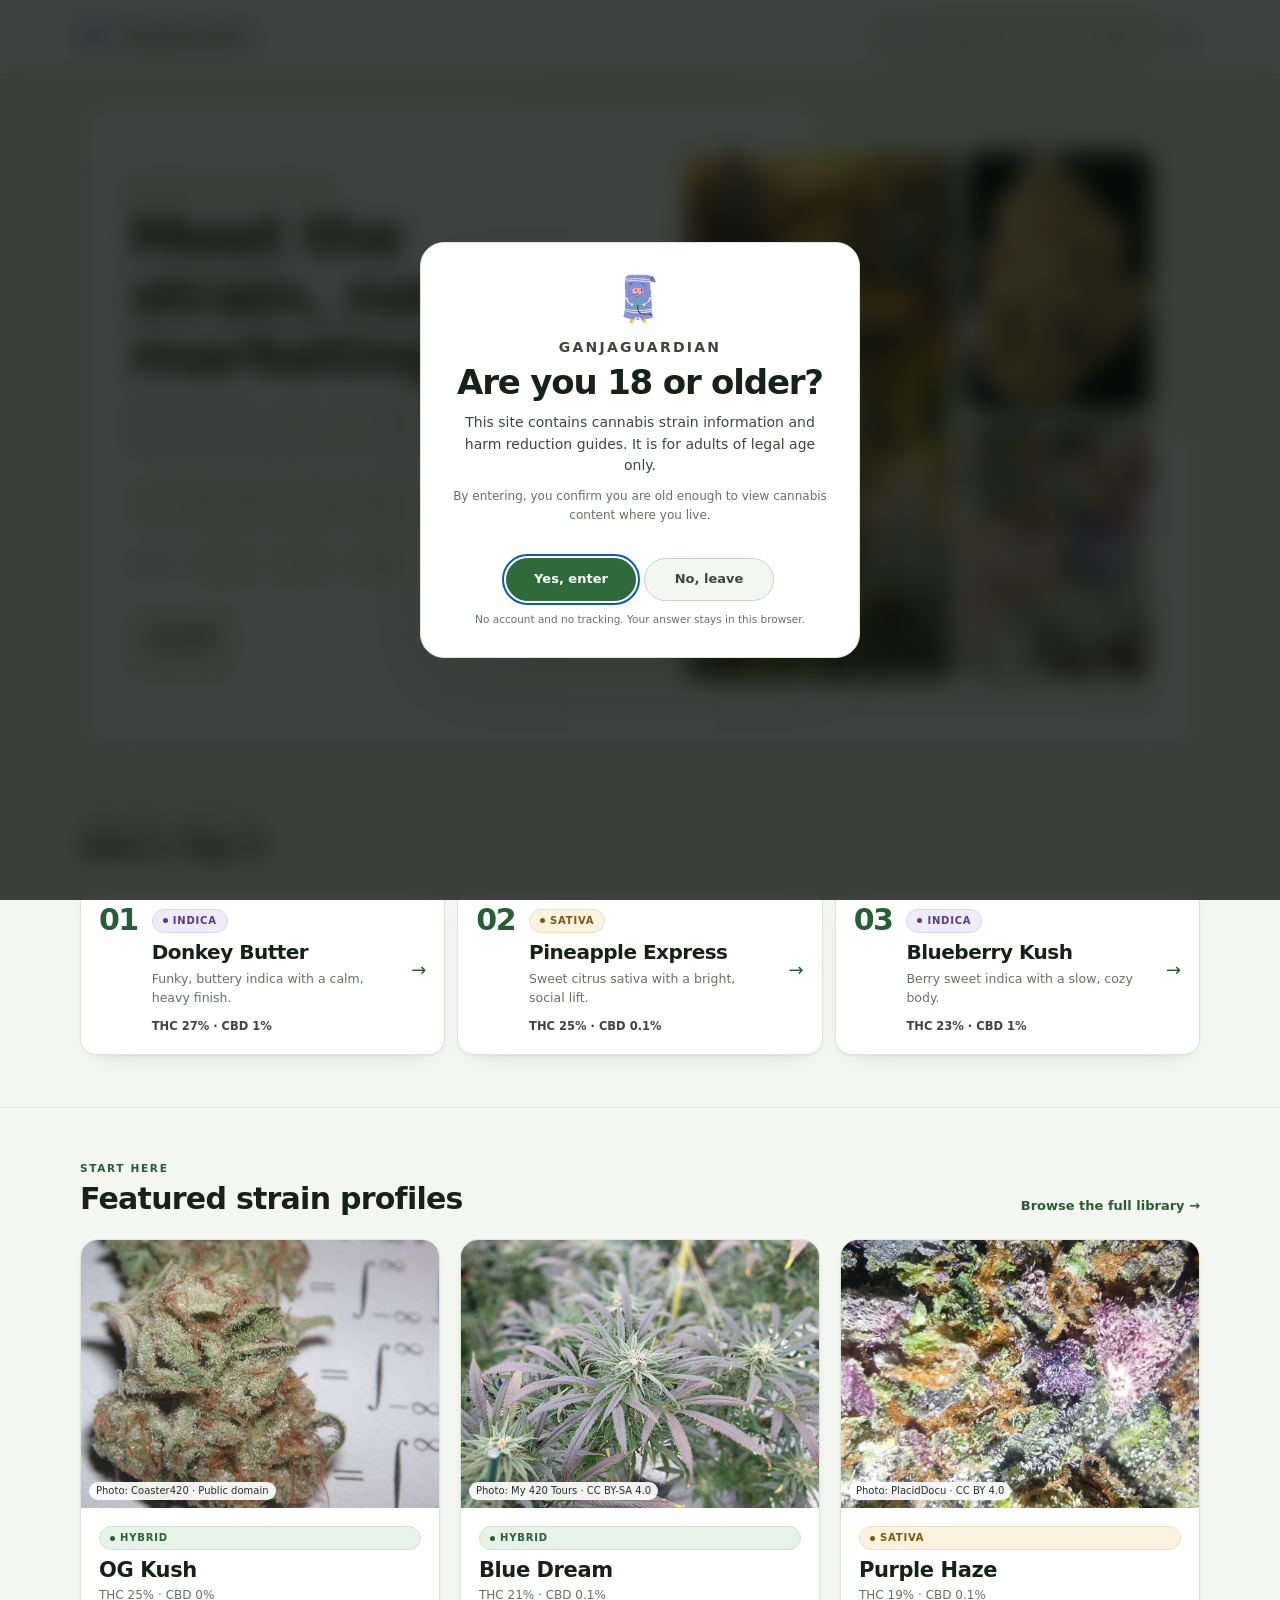
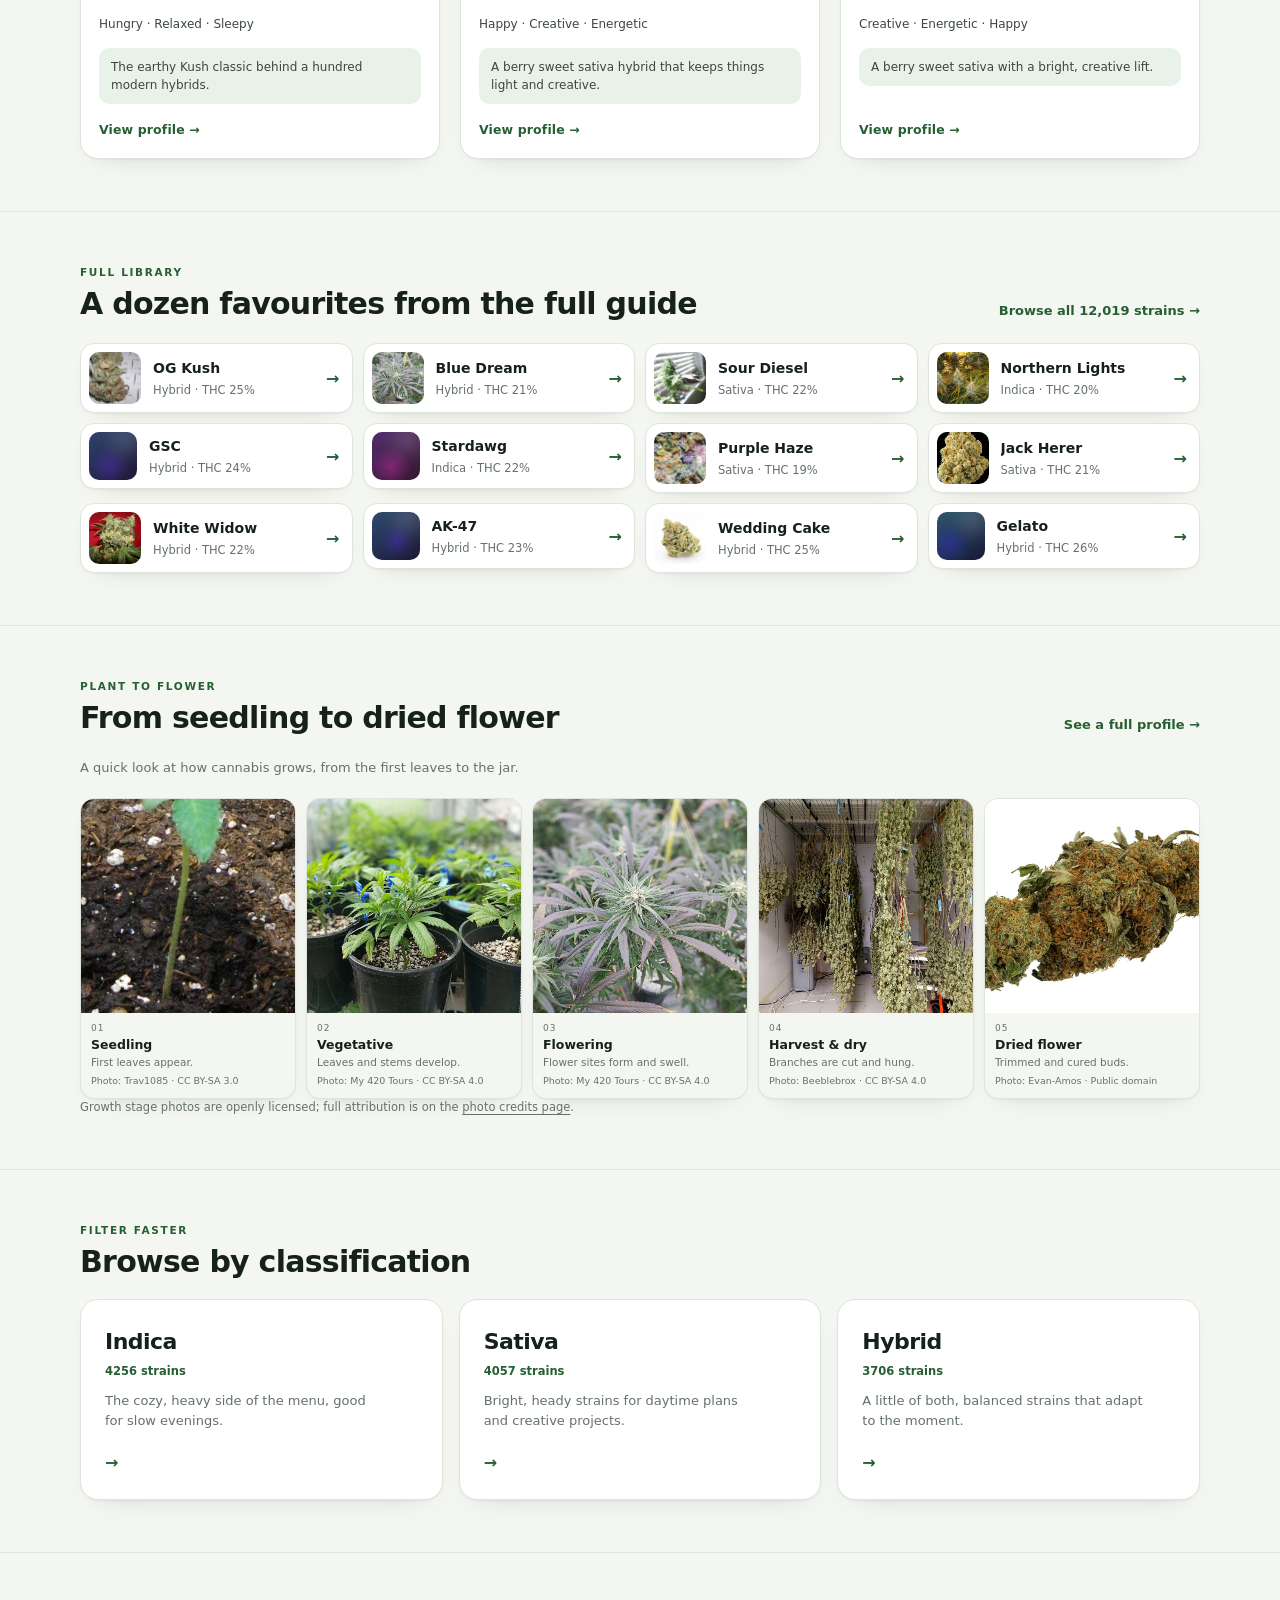
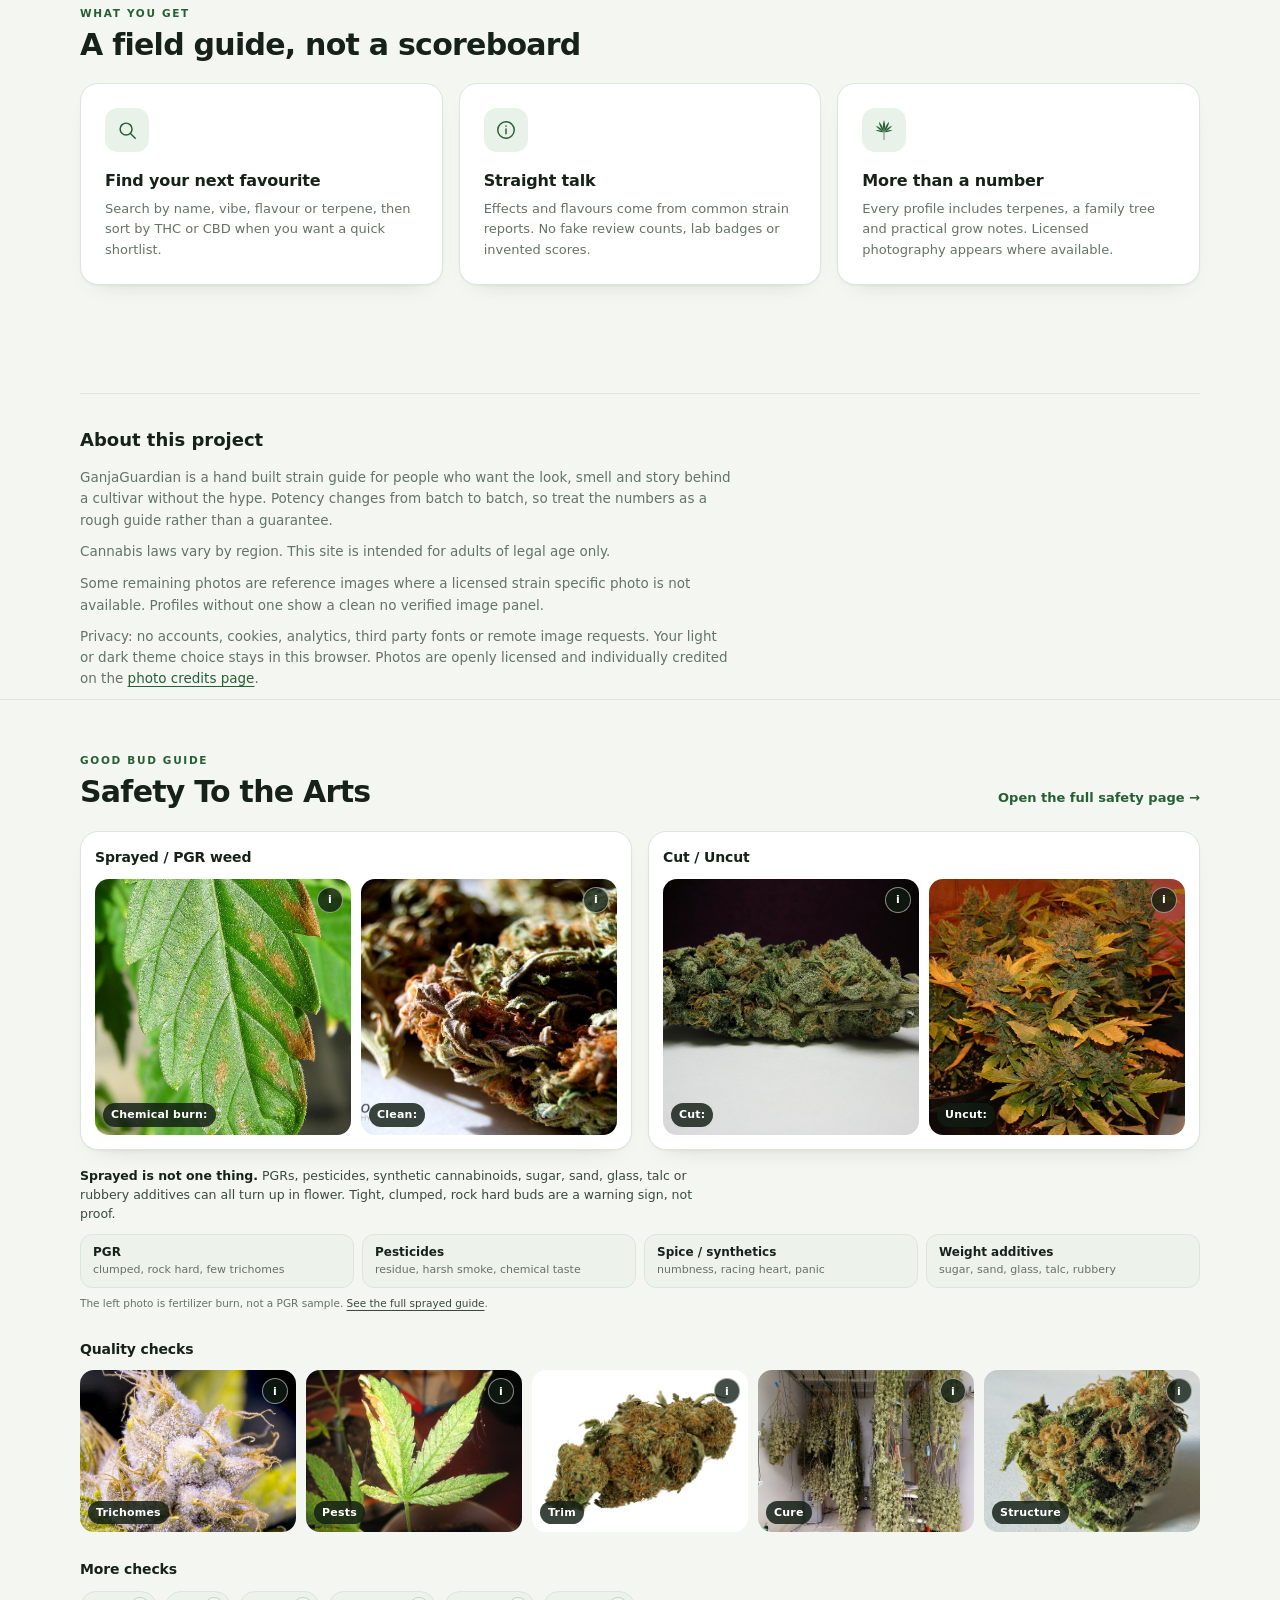
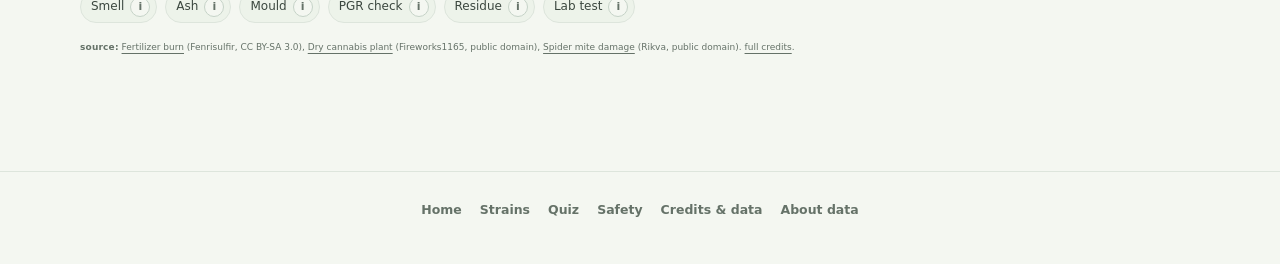
<file: index.html>
<!DOCTYPE html>
<html lang="en">
<head>
  <meta charset="utf-8">
  <meta name="viewport" content="width=device-width, initial-scale=1">
  <title>GanjaGuardian | cannabis strain project</title>
  <meta name="description" content="GanjaGuardian is a hand built cannabis strain guide with photos, flavours, effects, terpenes, genetics and grow notes for over 12,000 strains.">
  <meta name="theme-color" content="#ffffff" media="(prefers-color-scheme: light)">
  <meta name="theme-color" content="#111513" media="(prefers-color-scheme: dark)">
  <link rel="icon" href="assets/favicon.png" type="image/png">
  <link rel="apple-touch-icon" href="assets/app-icon-192.png">
  <link rel="manifest" href="manifest.webmanifest">
  <script src="assets/js/theme.js"></script>
  <link rel="stylesheet" href="assets/css/styles.css">
  <script src="assets/js/verified-photos.js" defer></script>
  <script src="assets/js/strains-extra.js" defer></script>
  <script src="assets/js/data.js" defer></script>
  <script src="assets/js/icons.js" defer></script>
  <script src="assets/js/ui.js" defer></script>
  <script src="assets/js/safety.js" defer></script>
  <script src="assets/js/search.js" defer></script>
  <script src="assets/js/home.js" defer></script>
  <script>
    try {
      if (window.localStorage.getItem('gg-age-ok') === 'true') {
        document.documentElement.classList.add('age-ok');
      }
    } catch (error) {}
  </script>
  <script src="assets/js/age-gate.js" defer></script>
</head>
<body>
  <div class="age-gate" id="age-gate" role="dialog" aria-modal="true" aria-labelledby="age-gate-title" aria-describedby="age-gate-copy">
    <div class="age-gate__card">
      <img class="age-gate__mark" src="assets/pfp-mark.png" alt="" width="52" height="52">
      <p class="eyebrow">GanjaGuardian</p>
      <h2 id="age-gate-title">Are you 18 or older?</h2>
       <p id="age-gate-copy">This site contains cannabis strain information and harm reduction guides. It is for adults of legal age only.</p>
      <p class="age-gate__legal">By entering, you confirm you are old enough to view cannabis content where you live.</p>
      <div class="age-gate__actions">
        <button class="button" id="age-gate-yes" type="button">Yes, enter</button>
        <a class="button button--ghost" href="https://www.google.com/">No, leave</a>
      </div>
      <p class="age-gate__note">No account and no tracking. Your answer stays in this browser.</p>
    </div>
  </div>

  <a class="skip-link" href="#main">Skip to content</a>

  <header class="site-header">
    <div class="wrap site-header__inner">
      <a class="brand" href="index.html">
        <img class="brand__mark brand__mark--pfp" src="assets/pfp-mark.png" alt="" width="30" height="30">
        <span class="brand__name">GanjaGuardian</span>
      </a>
      <nav class="site-nav" aria-label="Primary">
        <a class="site-nav__link is-active" href="index.html" aria-current="page">Home</a>
        <a class="site-nav__link" href="strains.html">Strains</a>
        <a class="site-nav__link" href="quiz.html">Quiz</a>
        <a class="site-nav__link" href="safety.html">Safety</a>
      </nav>
    </div>
  </header>

  <main id="main">
    <section class="wrap home-hero" aria-labelledby="home-title">
      <div class="home-hero__body">
        <p class="eyebrow">Cannabis strain project</p>
        <h1 id="home-title">Meet the strain, not the marketing.</h1>
        <p class="lede">
          Browse 12,000+ classic and modern cultivars, with effects, flavours, family trees
          and practical grow notes for every profile.
        </p>

        <form class="home-search" action="strains.html" method="get" role="search">
          <div class="search-field">
            <span class="icon search-field__icon" data-icon="search"></span>
            <label class="sr-only" for="home-search">Search strains by name, effect, flavour or terpene</label>
            <input id="home-search" name="q" type="search" placeholder="Search strains, effects, flavours…" autocomplete="off" spellcheck="false">
          </div>
          <button class="button home-search__button" type="submit">Search</button>
        </form>

        <div class="home-hero__links">
          <span class="home-hero__links-label">Browse</span>
          <a class="chip" href="strains.html?type=Indica">Indica</a>
          <a class="chip" href="strains.html?type=Sativa">Sativa</a>
          <a class="chip" href="strains.html?type=Hybrid">Hybrid</a>
          <a class="chip" href="strains.html">All strains</a>
          <a class="chip chip--quiz" href="quiz.html">Strain quiz</a>
        </div>

        <ul class="home-stats" aria-label="Site facts">
          <li><span class="home-stats__value" data-total-strains>12,019</span><span>strain guides</span></li>
        </ul>
      </div>

      <div class="home-hero__media">
        <div class="hero-collage">
          <figure class="hero-collage__main">
            <img src="assets/images/Photos1/northern-lights.jpg" alt="Northern Lights cannabis plants flowering under light, with dense green buds." width="800" height="600">
          </figure>
          <figure>
            <img src="assets/images/Photos1/jack-herer.jpg" alt="Jack Herer cannabis flower against a white background." width="800" height="600">
          </figure>
          <figure>
            <img src="assets/images/Photos1/purple-haze.webp" alt="Close-up of a Purple Haze cannabis flower with purple leaves." width="800" height="600">
          </figure>
        </div>
        <p class="photo-credit">
          Northern Lights, Jack Herer &amp; Purple Haze ·
          <a href="credits.html">Photo credits</a>
        </p>
      </div>
    </section>

    <section class="home-section owner-picks" id="owner-picks" aria-labelledby="owner-picks-title">
      <div class="wrap">
        <div class="section-heading-row">
          <div>
            <p class="eyebrow">The Owner's Top Picks</p>
            <h2 id="owner-picks-title">Gim's Top 3</h2>
          </div>
        </div>
        <ol class="owner-picks__grid" id="owner-picks-grid" aria-label="Gim's top 3 strain picks"></ol>
        <noscript>
          <p class="muted">Gim's top 3 need JavaScript. <a href="strains.html">Browse all strains</a> instead.</p>
        </noscript>
      </div>
    </section>

    <section class="home-section" aria-labelledby="featured-title">
      <div class="wrap">
        <div class="section-heading-row">
          <div>
            <p class="eyebrow">Start here</p>
            <h2 id="featured-title">Featured strain profiles</h2>
          </div>
          <a class="text-link" href="strains.html">Browse the full library <span aria-hidden="true">→</span></a>
        </div>
        <ul class="featured-grid" id="featured-grid" aria-label="Featured strains"></ul>
        <noscript>
          <p class="muted">Featured strain cards need JavaScript. <a href="strains.html">Browse all strains</a> instead.</p>
        </noscript>
      </div>
    </section>

    <section class="home-section" aria-labelledby="all-strains-title">
      <div class="wrap">
        <div class="section-heading-row">
          <div>
            <p class="eyebrow">Full library</p>
            <h2 id="all-strains-title">A dozen favourites from the full guide</h2>
          </div>
          <a class="text-link" href="strains.html">Browse all <span data-total-strains>12,019</span> strains <span aria-hidden="true">→</span></a>
        </div>
        <ul class="all-strains-grid" id="all-strains-grid" aria-label="Starting strains"></ul>
        <noscript>
          <p class="muted">The starting strain grid needs JavaScript. <a href="strains.html">Open the full strain library</a> instead.</p>
        </noscript>
      </div>
    </section>

    <section class="home-section" aria-labelledby="stages-title">
      <div class="wrap">
        <div class="section-heading-row">
          <div>
            <p class="eyebrow">Plant to flower</p>
            <h2 id="stages-title">From seedling to dried flower</h2>
          </div>
          <a class="text-link" href="strain.html?strain=og-kush">See a full profile <span aria-hidden="true">→</span></a>
        </div>
        <p class="section-note">
          A quick look at how cannabis grows, from the first leaves to the jar.
        </p>
        <div id="home-growth-stages"></div>
        <p class="source-note">
          Growth stage photos are openly licensed; full attribution is on the
          <a href="credits.html">photo credits page</a>.
        </p>
      </div>
    </section>

    <section class="home-section" aria-labelledby="browse-title">
      <div class="wrap">
        <p class="eyebrow">Filter faster</p>
        <h2 id="browse-title">Browse by classification</h2>
        <ul class="type-grid">
          <li>
            <a class="type-card" href="strains.html?type=Indica">
              <span class="type-card__label">Indica</span>
              <span class="type-card__count" data-count="Indica">Explore strains</span>
              <span class="type-card__text">The cozy, heavy side of the menu, good for slow evenings.</span>
              <span class="type-card__arrow" aria-hidden="true">→</span>
            </a>
          </li>
          <li>
            <a class="type-card" href="strains.html?type=Sativa">
              <span class="type-card__label">Sativa</span>
              <span class="type-card__count" data-count="Sativa">Explore strains</span>
              <span class="type-card__text">Bright, heady strains for daytime plans and creative projects.</span>
              <span class="type-card__arrow" aria-hidden="true">→</span>
            </a>
          </li>
          <li>
            <a class="type-card" href="strains.html?type=Hybrid">
              <span class="type-card__label">Hybrid</span>
              <span class="type-card__count" data-count="Hybrid">Explore strains</span>
              <span class="type-card__text">A little of both, balanced strains that adapt to the moment.</span>
              <span class="type-card__arrow" aria-hidden="true">→</span>
            </a>
          </li>
        </ul>
      </div>
    </section>

    <section class="home-section" aria-labelledby="reference-title">
      <div class="wrap">
        <p class="eyebrow">What you get</p>
        <h2 id="reference-title">A field guide, not a scoreboard</h2>
        <ul class="feature-grid">
          <li class="feature-card">
            <span class="icon feature-card__icon" data-icon="search"></span>
            <h3>Find your next favourite</h3>
            <p>Search by name, vibe, flavour or terpene, then sort by THC or CBD when you want a quick shortlist.</p>
          </li>
          <li class="feature-card">
            <span class="icon feature-card__icon" data-icon="info"></span>
            <h3>Straight talk</h3>
            <p>Effects and flavours come from common strain reports. No fake review counts, lab badges or invented scores.</p>
          </li>
          <li class="feature-card">
            <span class="icon feature-card__icon" data-icon="leaf"></span>
            <h3>More than a number</h3>
            <p>Every profile includes terpenes, a family tree and practical grow notes. Licensed photography appears where available.</p>
          </li>
        </ul>
      </div>
    </section>

    <section class="wrap about-data" id="about-data" aria-labelledby="about-data-title">
      <h2 id="about-data-title">About this project</h2>
      <p>
        GanjaGuardian is a hand built strain guide for people who want the look, smell and story
        behind a cultivar without the hype. Potency changes from batch to batch, so treat the
        numbers as a rough guide rather than a guarantee.
      </p>
      <p>
        Cannabis laws vary by region. This site is intended for adults of legal age only.
      </p>
      <p>
        Some remaining photos are reference images where a licensed strain specific photo is
        not available. Profiles without one show a clean no verified image panel.
      </p>
      <p class="source-note">
        Privacy: no accounts, cookies, analytics, third party fonts or remote image requests. Your light or dark theme choice stays in this browser.
        Photos are openly licensed and individually credited on the
        <a href="credits.html">photo credits page</a>.
      </p>
    </section>

    <section class="home-section safety-section" id="safety-arts" aria-labelledby="safety-title">
      <div class="wrap">
        <div class="section-heading-row">
          <div>
            <p class="eyebrow">Good bud guide</p>
            <h2 id="safety-title">Safety To the Arts</h2>
          </div>
          <a class="text-link" href="safety.html">Open the full safety page <span aria-hidden="true">→</span></a>
        </div>

        <div class="safety-compare">
          <article class="safety-group">
            <div class="safety-group__head">
              <h3>Sprayed / PGR weed</h3>
            </div>
            <div class="safety-pair">
              <div class="safety-photo">
                <div class="safety-photo__frame">
                  <img src="assets/images/Photos1/safety-chem-burn.jpg" alt="Cannabis leaf with brown fertilizer burn spots." width="960" height="1420" loading="lazy">
                  <span class="safety-photo__tag">Chemical burn:</span>
                </div>
                <button class="safety-info" type="button" aria-label="Sprayed or PGR cannabis checks" aria-describedby="safety-tip-sprayed">
                  <span class="safety-info__mark" aria-hidden="true">i</span>
                </button>
                <span class="safety-tip" id="safety-tip-sprayed" role="tooltip">PGR flower is often described as tight, smooth and clumped, with few visible trichomes and dull hairs. Pesticides, synthetic cannabinoids, sugar, sand, glass, talc or rubbery additives are other sprayed risks. This photo shows fertilizer burn, not a PGR sample. Lab testing is the only proof.</span>
              </div>
              <div class="safety-photo">
                <div class="safety-photo__frame">
                  <img src="assets/images/Photos1/cannabis-colors-macro.jpg" alt="Healthy cannabis flower close-up." width="800" height="600" loading="lazy">
                  <span class="safety-photo__tag">Clean:</span>
                </div>
                <button class="safety-info" type="button" aria-label="Clean cannabis checks" aria-describedby="safety-tip-clean">
                  <span class="safety-info__mark" aria-hidden="true">i</span>
                </button>
                <span class="safety-tip" id="safety-tip-clean" role="tooltip">Even colour, intact structure and no powder, residue or chemical smell. A clean look is a good start, not a guarantee.</span>
              </div>
            </div>
          </article>

          <article class="safety-group">
            <div class="safety-group__head">
              <h3>Cut / Uncut</h3>
            </div>
            <div class="safety-pair">
              <div class="safety-photo">
                <div class="safety-photo__frame">
                  <img src="assets/images/Photos1/blue-dream-cut.jpg" alt="Trimmed and dried cannabis flower." width="800" height="600" loading="lazy">
                  <span class="safety-photo__tag">Cut:</span>
                </div>
                <button class="safety-info" type="button" aria-label="Cut flower checks" aria-describedby="safety-tip-cut">
                  <span class="safety-info__mark" aria-hidden="true">i</span>
                </button>
                <span class="safety-tip" id="safety-tip-cut" role="tooltip">Trimmed and dried flower. Fewer leaves and stems means less hiding space for pests or mould.</span>
              </div>
              <div class="safety-photo">
                <div class="safety-photo__frame">
                  <img src="assets/images/Photos1/safety-dry-plant.jpg" alt="Untrimmed cannabis plant with buds and leaves." width="960" height="720" loading="lazy">
                  <span class="safety-photo__tag">Uncut:</span>
                </div>
                <button class="safety-info" type="button" aria-label="Uncut cannabis checks" aria-describedby="safety-tip-uncut">
                  <span class="safety-info__mark" aria-hidden="true">i</span>
                </button>
                <span class="safety-tip" id="safety-tip-uncut" role="tooltip">Whole plant or untrimmed branch. More leaf, stem and moisture, so inspect deeper for mould, mites and debris.</span>
              </div>
            </div>
          </article>
        </div>

        <p class="safety-spray-lead">
          <strong>Sprayed is not one thing.</strong> PGRs, pesticides, synthetic cannabinoids,
          sugar, sand, glass, talc or rubbery additives can all turn up in flower. Tight,
          clumped, rock hard buds are a warning sign, not proof.
        </p>
        <ul class="safety-spray-strip" aria-label="What sprayed cannabis can mean">
          <li><strong>PGR</strong><span>clumped, rock hard, few trichomes</span></li>
          <li><strong>Pesticides</strong><span>residue, harsh smoke, chemical taste</span></li>
          <li><strong>Spice / synthetics</strong><span>numbness, racing heart, panic</span></li>
          <li><strong>Weight additives</strong><span>sugar, sand, glass, talc, rubbery</span></li>
        </ul>
        <p class="safety-spray-note">
          The left photo is fertilizer burn, not a PGR sample.
          <a href="safety.html#sprayed-guide">See the full sprayed guide</a>.
        </p>

        <div class="safety-checks-head">
          <h3>Quality checks</h3>
        </div>
        <ul class="safety-checks" aria-label="Bud quality checks">
          <li class="safety-check">
            <div class="safety-check__frame">
              <img src="assets/images/Photos1/kush-trichome.jpg" alt="Close-up of cannabis trichomes." width="800" height="600" loading="lazy">
              <span class="safety-photo__tag">Trichomes</span>
            </div>
            <button class="safety-info" type="button" aria-label="Trichome checks" aria-describedby="safety-tip-trichomes">
              <span class="safety-info__mark" aria-hidden="true">i</span>
            </button>
            <span class="safety-tip" id="safety-tip-trichomes" role="tooltip">Cloudy, milky trichomes with a little amber usually look ripe. Clear can be early. Heavy amber can mean degraded THC.</span>
          </li>
          <li class="safety-check">
            <div class="safety-check__frame">
              <img src="assets/images/Photos1/safety-spider-mites.jpg" alt="Cannabis leaf with spider mite webbing and damage." width="960" height="720" loading="lazy">
              <span class="safety-photo__tag">Pests</span>
            </div>
            <button class="safety-info" type="button" aria-label="Pest checks" aria-describedby="safety-tip-pests">
              <span class="safety-info__mark" aria-hidden="true">i</span>
            </button>
            <span class="safety-tip" id="safety-tip-pests" role="tooltip">Check for webbing, black specks, tiny mites or insects, especially under leaves and deep inside buds.</span>
          </li>
          <li class="safety-check">
            <div class="safety-check__frame">
              <img src="assets/images/Photos1/cut-reference.jpg" alt="Trimmed dried cannabis flower." width="800" height="600" loading="lazy">
              <span class="safety-photo__tag">Trim</span>
            </div>
            <button class="safety-info" type="button" aria-label="Trim checks" aria-describedby="safety-tip-trim">
              <span class="safety-info__mark" aria-hidden="true">i</span>
            </button>
            <span class="safety-tip" id="safety-tip-trim" role="tooltip">Tight trim with few sugar leaves. Loose leaf can hide pests, mould or a rough cure.</span>
          </li>
          <li class="safety-check">
            <div class="safety-check__frame">
              <img src="assets/images/Photos1/harvest-drying.jpg" alt="Cannabis branches hanging in a drying room." width="800" height="600" loading="lazy">
              <span class="safety-photo__tag">Cure</span>
            </div>
            <button class="safety-info" type="button" aria-label="Cure checks" aria-describedby="safety-tip-cure">
              <span class="safety-info__mark" aria-hidden="true">i</span>
            </button>
            <span class="safety-tip" id="safety-tip-cure" role="tooltip">Slow dry and cure. A hay smell, harsh smoke or a damp centre can mean it was rushed.</span>
          </li>
          <li class="safety-check">
            <div class="safety-check__frame">
              <img src="assets/images/Photos1/macro-bud.jpg" alt="Close-up of dense cannabis flower structure." width="800" height="600" loading="lazy">
              <span class="safety-photo__tag">Structure</span>
            </div>
            <button class="safety-info" type="button" aria-label="Structure checks" aria-describedby="safety-tip-structure">
              <span class="safety-info__mark" aria-hidden="true">i</span>
            </button>
            <span class="safety-tip" id="safety-tip-structure" role="tooltip">Natural buds are dense but springy. Rock-hard, smooth, clumped, brittle or wet-centred flower can be PGR-like, over-dried or badly handled. Structure alone is not proof.</span>
          </li>
        </ul>

        <div class="safety-more-head">
          <h3>More checks</h3>
        </div>
        <ul class="safety-more" aria-label="More bud checks">
          <li class="safety-more__item">
            <span>Smell</span>
            <button class="safety-info safety-info--chip" type="button" aria-label="Smell checks" aria-describedby="safety-tip-smell">
              <span class="safety-info__mark" aria-hidden="true">i</span>
            </button>
            <span class="safety-tip" id="safety-tip-smell" role="tooltip">Fresh, strain specific aroma. Ammonia, mildew, solvent, plastic or rubber smells are red flags. A hay smell can mean a rushed cure.</span>
          </li>
          <li class="safety-more__item">
            <span>Ash</span>
            <button class="safety-info safety-info--chip" type="button" aria-label="Ash checks" aria-describedby="safety-tip-ash">
              <span class="safety-info__mark" aria-hidden="true">i</span>
            </button>
            <span class="safety-tip" id="safety-tip-ash" role="tooltip">Clean grey white ash and smooth smoke are preferred. Black ash or harshness can point to a poor cure or contamination.</span>
          </li>
          <li class="safety-more__item">
            <span>Mould</span>
            <button class="safety-info safety-info--chip" type="button" aria-label="Mould checks" aria-describedby="safety-tip-mould">
              <span class="safety-info__mark" aria-hidden="true">i</span>
            </button>
            <span class="safety-tip" id="safety-tip-mould" role="tooltip">Grey fuzz, white powder, brown patches or a musty smell. Do not use mouldy flower.</span>
          </li>
          <li class="safety-more__item">
            <span>PGR check</span>
            <button class="safety-info safety-info--chip" type="button" aria-label="PGR checks" aria-describedby="safety-tip-pgr">
              <span class="safety-info__mark" aria-hidden="true">i</span>
            </button>
            <span class="safety-tip" id="safety-tip-pgr" role="tooltip">Tight, smooth, clumped buds with few trichomes and dull hairs are commonly called PGR weed. Genetics and handling can look similar. Structure alone is not proof.</span>
          </li>
          <li class="safety-more__item">
            <span>Residue</span>
            <button class="safety-info safety-info--chip" type="button" aria-label="Residue checks" aria-describedby="safety-tip-residue">
              <span class="safety-info__mark" aria-hidden="true">i</span>
            </button>
            <span class="safety-tip" id="safety-tip-residue" role="tooltip">White powder, grit, sticky sugar, an oily film or a soapy feel are reasons to stop. A lab test is the only proof.</span>
          </li>
          <li class="safety-more__item">
            <span>Lab test</span>
            <button class="safety-info safety-info--chip" type="button" aria-label="Lab testing checks" aria-describedby="safety-tip-lab">
              <span class="safety-info__mark" aria-hidden="true">i</span>
            </button>
            <span class="safety-tip" id="safety-tip-lab" role="tooltip">Ask for pesticide, PGR, heavy-metal, mould and potency testing where legal. Visual checks cannot prove safety.</span>
          </li>
        </ul>

        <p class="safety-source">
          <span class="safety-source__label">source:</span>
          <a href="https://commons.wikimedia.org/wiki/File:Fertilizer-Burn.jpg">Fertilizer burn</a> (Fenrisulfir, CC BY-SA 3.0),
          <a href="https://commons.wikimedia.org/wiki/File:Dry_cannabis_plant.jpg">Dry cannabis plant</a> (Fireworks1165, public domain),
          <a href="https://commons.wikimedia.org/wiki/File:Spint_op_Cannabis_Sativa.jpg">Spider mite damage</a> (Rikva, public domain).
          <a href="credits.html">full credits</a>.
        </p>
      </div>
    </section>
  </main>

  <footer class="site-footer">
    <div class="wrap site-footer__inner">
      <p class="site-footer__links">
        <a href="index.html">Home</a>
        <a href="strains.html">Strains</a>
        <a href="quiz.html">Quiz</a>
        <a href="safety.html">Safety</a>
        <a href="credits.html">Credits &amp; data</a>
        <a href="#about-data">About data</a>
      </p>
    </div>
  </footer>
</body>
</html>
</file>
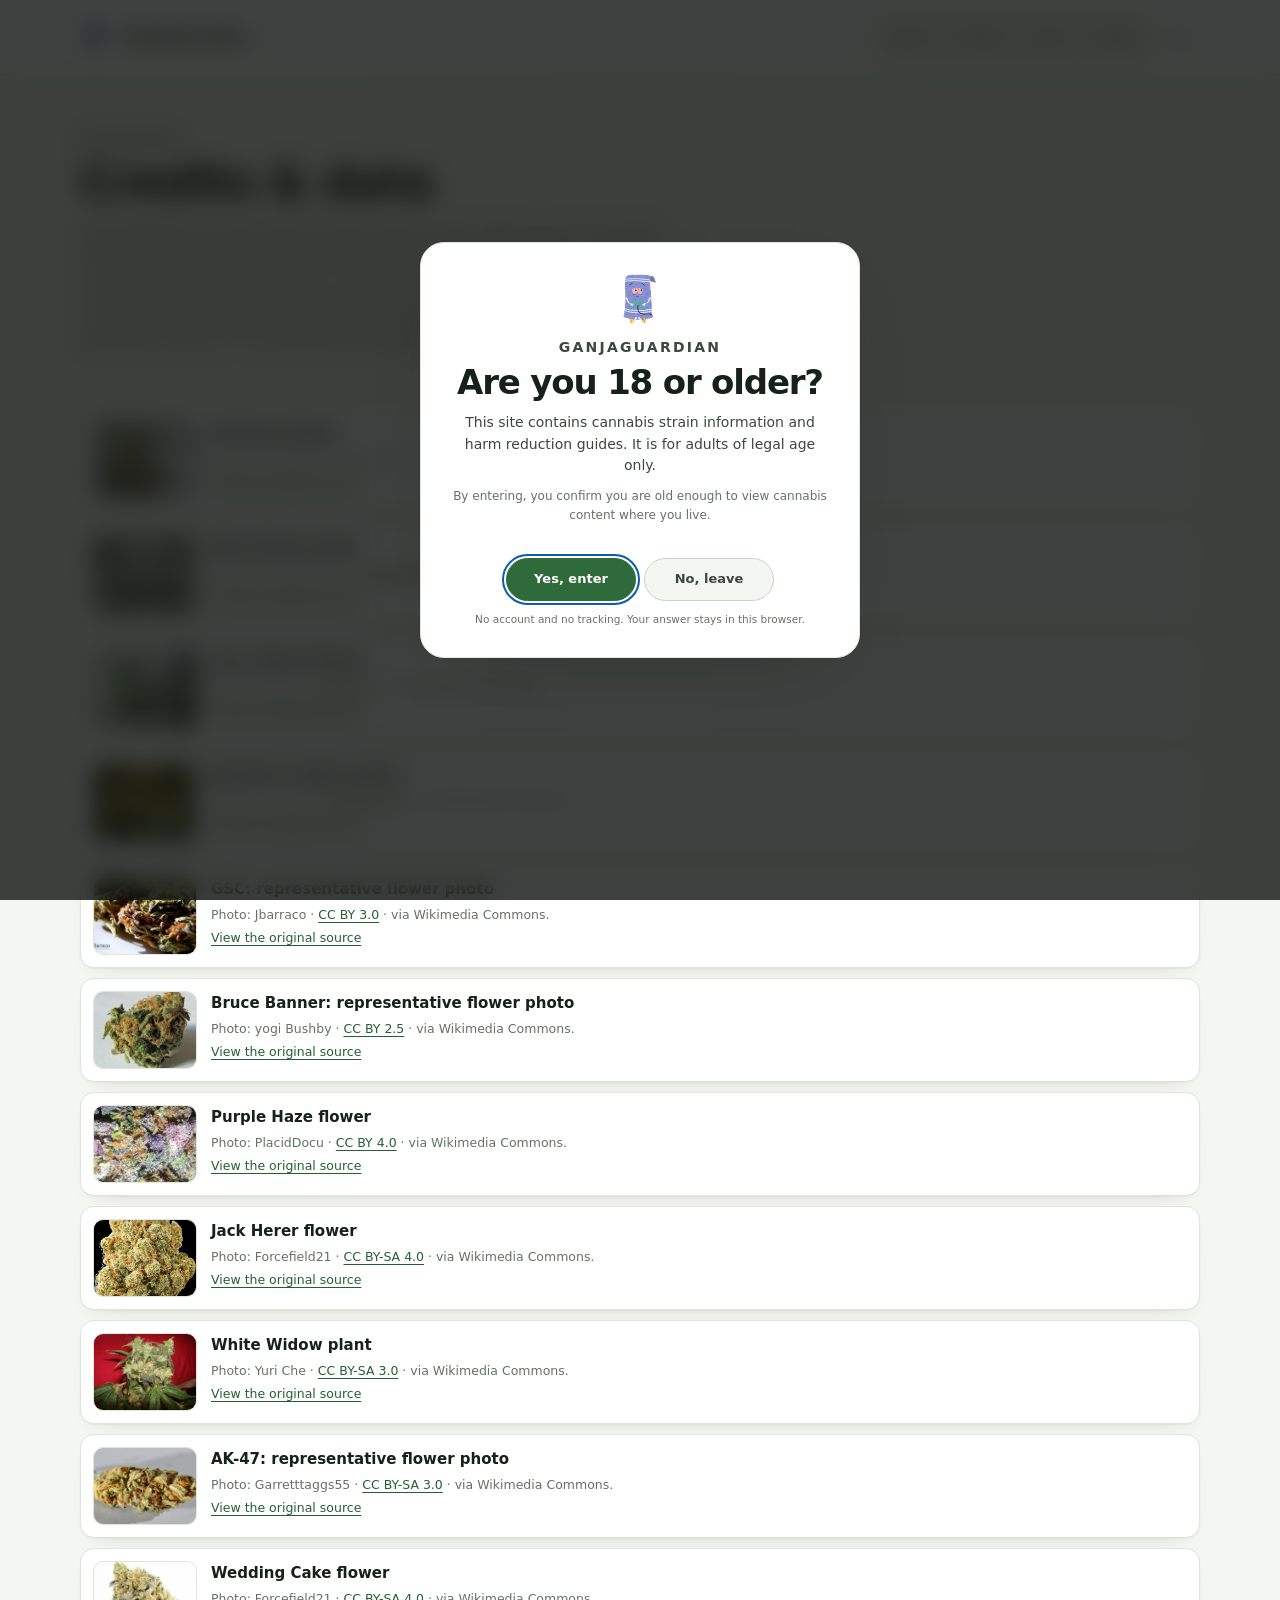
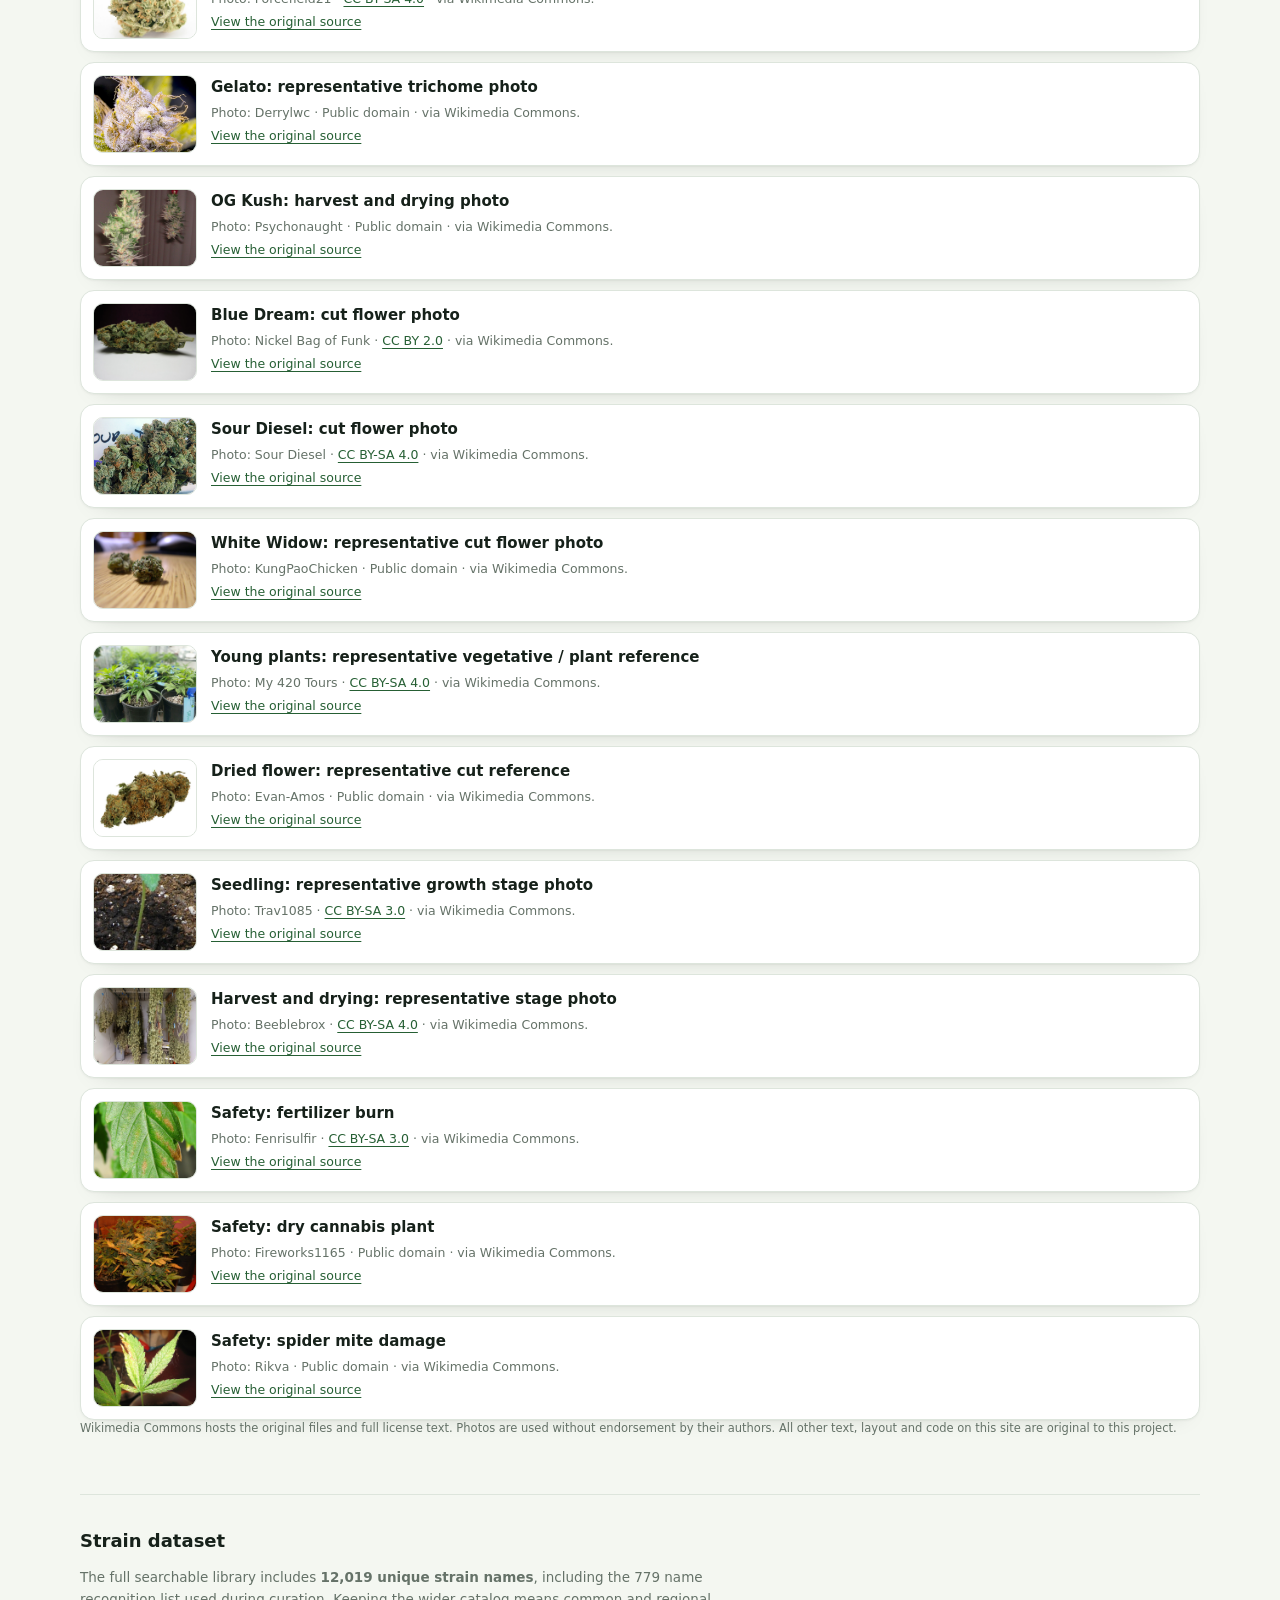
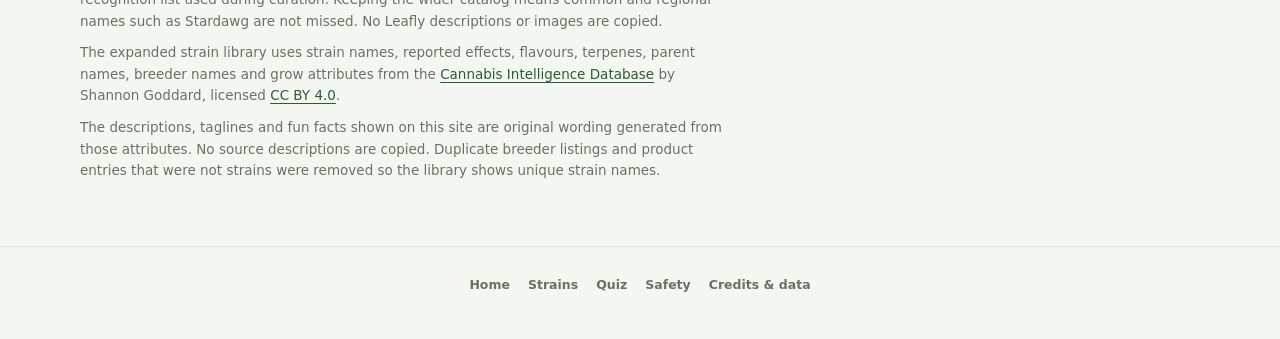
<file: credits.html>
<!DOCTYPE html>
<html lang="en">
<head>
  <meta charset="utf-8">
  <meta name="viewport" content="width=device-width, initial-scale=1">
  <title>Credits &amp; data | GanjaGuardian</title>
  <meta name="description" content="Photo credits, licenses and strain dataset attribution for GanjaGuardian.">
  <meta name="theme-color" content="#ffffff" media="(prefers-color-scheme: light)">
  <meta name="theme-color" content="#111513" media="(prefers-color-scheme: dark)">
  <link rel="icon" href="assets/favicon.png" type="image/png">
  <link rel="apple-touch-icon" href="assets/app-icon-192.png">
  <link rel="manifest" href="manifest.webmanifest">
  <script src="assets/js/theme.js"></script>
  <link rel="stylesheet" href="assets/css/styles.css">
  <script src="assets/js/icons.js" defer></script>
  <script src="assets/js/ui.js" defer></script>
  <script>
    try {
      if (window.localStorage.getItem('gg-age-ok') === 'true') {
        document.documentElement.classList.add('age-ok');
      }
    } catch (error) {}
  </script>
  <script src="assets/js/age-gate.js" defer></script>
</head>
<body>
  <div class="age-gate" id="age-gate" role="dialog" aria-modal="true" aria-labelledby="age-gate-title" aria-describedby="age-gate-copy">
    <div class="age-gate__card">
      <img class="age-gate__mark" src="assets/pfp-mark.png" alt="" width="52" height="52">
      <p class="eyebrow">GanjaGuardian</p>
      <h2 id="age-gate-title">Are you 18 or older?</h2>
       <p id="age-gate-copy">This site contains cannabis strain information and harm reduction guides. It is for adults of legal age only.</p>
      <p class="age-gate__legal">By entering, you confirm you are old enough to view cannabis content where you live.</p>
      <div class="age-gate__actions">
        <button class="button" id="age-gate-yes" type="button">Yes, enter</button>
        <a class="button button--ghost" href="https://www.google.com/">No, leave</a>
      </div>
      <p class="age-gate__note">No account and no tracking. Your answer stays in this browser.</p>
    </div>
  </div>

  <a class="skip-link" href="#main">Skip to content</a>

  <header class="site-header">
    <div class="wrap site-header__inner">
      <a class="brand" href="index.html">
        <img class="brand__mark brand__mark--pfp" src="assets/pfp-mark.png" alt="" width="30" height="30">
        <span class="brand__name">GanjaGuardian</span>
      </a>
      <nav class="site-nav" aria-label="Primary">
        <a class="site-nav__link" href="index.html">Home</a>
        <a class="site-nav__link" href="strains.html">Strains</a>
        <a class="site-nav__link" href="quiz.html">Quiz</a>
        <a class="site-nav__link" href="safety.html">Safety</a>
      </nav>
    </div>
  </header>

  <main id="main">
    <section class="wrap page-intro" aria-labelledby="credits-title">
      <p class="eyebrow">Attribution</p>
      <h1 id="credits-title">Credits &amp; data</h1>
      <p class="credits-intro">
        All photographs are used under the open licenses shown below or are in the public domain.
        Photos labelled “Representative photo” show cannabis plants or flowers but are not claimed to
        be the named strain. The growth stage strip uses representative photos for seedling,
        vegetative, flowering, harvest and dried flower stages. Images have been resized or cropped
        to fit the layout; each remains available under its original license from Wikimedia Commons.
        The expanded strain dataset is credited at the bottom of this page.
      </p>
    </section>

    <section class="wrap" aria-label="Photo attribution list">
      <ul class="credits-list">
        <li class="credit-item">
          <img src="assets/images/Photos1/og-kush-pd.jpg" alt="" width="800" height="600" loading="lazy">
          <div>
            <h2>OG Kush flower</h2>
            <p>Photo: Coaster420 · Public domain · via Wikimedia Commons.</p>
            <p><a href="https://commons.wikimedia.org/wiki/File:OG_Kush.jpg">View the original source</a></p>
          </div>
        </li>
        <li class="credit-item">
          <img src="assets/images/Photos1/blue-dream.jpg" alt="" width="800" height="600" loading="lazy">
          <div>
            <h2>Blue Dream plant</h2>
            <p>Photo: My 420 Tours · <a href="https://creativecommons.org/licenses/by-sa/4.0/">CC BY-SA 4.0</a> · via Wikimedia Commons.</p>
            <p><a href="https://commons.wikimedia.org/wiki/File:Blooming_Blue_Dream.jpg">View the original source</a></p>
          </div>
        </li>
        <li class="credit-item">
          <img src="assets/images/Photos1/sour-diesel.jpg" alt="" width="800" height="600" loading="lazy">
          <div>
            <h2>Sour Diesel flower</h2>
            <p>Photo: Alapoet · <a href="https://creativecommons.org/licenses/by/3.0/">CC BY 3.0</a> · via Wikimedia Commons.</p>
            <p><a href="https://commons.wikimedia.org/wiki/File:Cannabis_(Sour_Diesel)_Flower.jpg">View the original source</a></p>
          </div>
        </li>
        <li class="credit-item">
          <img src="assets/images/Photos1/northern-lights.jpg" alt="" width="800" height="600" loading="lazy">
          <div>
            <h2>Northern Lights plants</h2>
            <p>Photo: User Dan · <a href="https://creativecommons.org/licenses/by-sa/3.0/">CC BY-SA 3.0</a> · via Wikimedia Commons.</p>
            <p><a href="https://commons.wikimedia.org/wiki/File:Northern-lights-flowering.jpg">View the original source</a></p>
          </div>
        </li>
        <li class="credit-item">
          <img src="assets/images/Photos1/cannabis-colors-macro.jpg" alt="" width="800" height="600" loading="lazy">
          <div>
            <h2>GSC: representative flower photo</h2>
            <p>Photo: Jbarraco · <a href="https://creativecommons.org/licenses/by/3.0/">CC BY 3.0</a> · via Wikimedia Commons.</p>
            <p><a href="https://commons.wikimedia.org/wiki/File:Cannabis_Colors_Macro.jpg">View the original source</a></p>
          </div>
        </li>
        <li class="credit-item">
          <img src="assets/images/Photos1/macro-bud.jpg" alt="" width="800" height="600" loading="lazy">
          <div>
            <h2>Bruce Banner: representative flower photo</h2>
            <p>Photo: yogi Bushby · <a href="https://creativecommons.org/licenses/by/2.5/">CC BY 2.5</a> · via Wikimedia Commons.</p>
            <p><a href="https://commons.wikimedia.org/wiki/File:Macro_cannabis_bud.jpg">View the original source</a></p>
          </div>
        </li>
        <li class="credit-item">
          <img src="assets/images/Photos1/purple-haze.webp" alt="" width="800" height="600" loading="lazy">
          <div>
            <h2>Purple Haze flower</h2>
            <p>Photo: PlacidDocu · <a href="https://creativecommons.org/licenses/by/4.0/">CC BY 4.0</a> · via Wikimedia Commons.</p>
            <p><a href="https://commons.wikimedia.org/wiki/File:Cannabis_Sativa_Purple_Haze.webp">View the original source</a></p>
          </div>
        </li>
        <li class="credit-item">
          <img src="assets/images/Photos1/jack-herer.jpg" alt="" width="800" height="600" loading="lazy">
          <div>
            <h2>Jack Herer flower</h2>
            <p>Photo: Forcefield21 · <a href="https://creativecommons.org/licenses/by-sa/4.0/">CC BY-SA 4.0</a> · via Wikimedia Commons.</p>
            <p><a href="https://commons.wikimedia.org/wiki/File:KOROVA_OR_FLOWER_WE_OG_JACK_HERER_MACRO_1080.png">View the original source</a></p>
          </div>
        </li>
        <li class="credit-item">
          <img src="assets/images/Photos1/white-widow.jpg" alt="" width="800" height="600" loading="lazy">
          <div>
            <h2>White Widow plant</h2>
            <p>Photo: Yuri Che · <a href="https://creativecommons.org/licenses/by-sa/3.0/">CC BY-SA 3.0</a> · via Wikimedia Commons.</p>
            <p><a href="https://commons.wikimedia.org/wiki/File:White_Widow_(Green_House_Seeds)_01.jpg">View the original source</a></p>
          </div>
        </li>
        <li class="credit-item">
          <img src="assets/images/Photos1/cannabis-macro.jpg" alt="" width="800" height="600" loading="lazy">
          <div>
            <h2>AK-47: representative flower photo</h2>
            <p>Photo: Garretttaggs55 · <a href="https://creativecommons.org/licenses/by-sa/3.0/">CC BY-SA 3.0</a> · via Wikimedia Commons.</p>
            <p><a href="https://commons.wikimedia.org/wiki/File:Cannabis_macro.JPG">View the original source</a></p>
          </div>
        </li>
        <li class="credit-item">
          <img src="assets/images/Photos1/wedding-cake.jpg" alt="" width="800" height="600" loading="lazy">
          <div>
            <h2>Wedding Cake flower</h2>
            <p>Photo: Forcefield21 · <a href="https://creativecommons.org/licenses/by-sa/4.0/">CC BY-SA 4.0</a> · via Wikimedia Commons.</p>
            <p><a href="https://commons.wikimedia.org/wiki/File:Wedding_Cake_Cannabis_Strain.jpg">View the original source</a></p>
          </div>
        </li>
        <li class="credit-item">
          <img src="assets/images/Photos1/kush-trichome.jpg" alt="" width="800" height="600" loading="lazy">
          <div>
            <h2>Gelato: representative trichome photo</h2>
            <p>Photo: Derrylwc · Public domain · via Wikimedia Commons.</p>
            <p><a href="https://commons.wikimedia.org/wiki/File:Kush-trichome-closeup.jpg">View the original source</a></p>
          </div>
        </li>
        <li class="credit-item">
          <img src="assets/images/Photos1/og-kush-plant.jpg" alt="" width="800" height="600" loading="lazy">
          <div>
            <h2>OG Kush: harvest and drying photo</h2>
            <p>Photo: Psychonaught · Public domain · via Wikimedia Commons.</p>
            <p><a href="https://commons.wikimedia.org/wiki/File:OG_Kush_Plant.jpg">View the original source</a></p>
          </div>
        </li>
        <li class="credit-item">
          <img src="assets/images/Photos1/blue-dream-cut.jpg" alt="" width="800" height="600" loading="lazy">
          <div>
            <h2>Blue Dream: cut flower photo</h2>
            <p>Photo: Nickel Bag of Funk · <a href="https://creativecommons.org/licenses/by/2.0/">CC BY 2.0</a> · via Wikimedia Commons.</p>
            <p><a href="https://commons.wikimedia.org/wiki/File:Blue_Dream_(cannabis).jpg">View the original source</a></p>
          </div>
        </li>
        <li class="credit-item">
          <img src="assets/images/Photos1/sour-diesel-cut.jpg" alt="" width="800" height="600" loading="lazy">
          <div>
            <h2>Sour Diesel: cut flower photo</h2>
            <p>Photo: Sour Diesel · <a href="https://creativecommons.org/licenses/by-sa/4.0/">CC BY-SA 4.0</a> · via Wikimedia Commons.</p>
            <p><a href="https://commons.wikimedia.org/wiki/File:Sour_Diesel_Strain.jpg">View the original source</a></p>
          </div>
        </li>
        <li class="credit-item">
          <img src="assets/images/Photos1/white-widow-cut.jpg" alt="" width="800" height="600" loading="lazy">
          <div>
            <h2>White Widow: representative cut flower photo</h2>
            <p>Photo: KungPaoChicken · Public domain · via Wikimedia Commons.</p>
            <p><a href="https://commons.wikimedia.org/wiki/File:G-13_White_Widow_hybrid.jpg">View the original source</a></p>
          </div>
        </li>
        <li class="credit-item">
          <img src="assets/images/Photos1/young-plants.jpg" alt="" width="800" height="600" loading="lazy">
          <div>
            <h2>Young plants: representative vegetative / plant reference</h2>
            <p>Photo: My 420 Tours · <a href="https://creativecommons.org/licenses/by-sa/4.0/">CC BY-SA 4.0</a> · via Wikimedia Commons.</p>
            <p><a href="https://commons.wikimedia.org/wiki/File:Seedling_cannabis_plant.jpg">View the original source</a></p>
          </div>
        </li>
        <li class="credit-item">
          <img src="assets/images/Photos1/cut-reference.jpg" alt="" width="800" height="600" loading="lazy">
          <div>
            <h2>Dried flower: representative cut reference</h2>
            <p>Photo: Evan-Amos · Public domain · via Wikimedia Commons.</p>
            <p><a href="https://commons.wikimedia.org/wiki/File:Marijuana-Cannabis-Weed-Bud-Gram.jpg">View the original source</a></p>
          </div>
        </li>
        <li class="credit-item">
          <img src="assets/images/Photos1/seedling-seven-days.jpg" alt="" width="800" height="600" loading="lazy">
          <div>
            <h2>Seedling: representative growth stage photo</h2>
            <p>Photo: Trav1085 · <a href="https://creativecommons.org/licenses/by-sa/3.0/">CC BY-SA 3.0</a> · via Wikimedia Commons.</p>
            <p><a href="https://commons.wikimedia.org/wiki/File:Cannabis_seedling_-_seven_days.jpg">View the original source</a></p>
          </div>
        </li>
        <li class="credit-item">
          <img src="assets/images/Photos1/harvest-drying.jpg" alt="" width="800" height="600" loading="lazy">
          <div>
            <h2>Harvest and drying: representative stage photo</h2>
            <p>Photo: Beeblebrox · <a href="https://creativecommons.org/licenses/by-sa/4.0/">CC BY-SA 4.0</a> · via Wikimedia Commons.</p>
            <p><a href="https://commons.wikimedia.org/wiki/File:Cannabis_drying_room.jpg">View the original source</a></p>
          </div>
        </li>
        <li class="credit-item">
          <img src="assets/images/Photos1/safety-chem-burn.jpg" alt="" width="960" height="1420" loading="lazy">
          <div>
            <h2>Safety: fertilizer burn</h2>
            <p>Photo: Fenrisulfir · <a href="https://creativecommons.org/licenses/by-sa/3.0/">CC BY-SA 3.0</a> · via Wikimedia Commons.</p>
            <p><a href="https://commons.wikimedia.org/wiki/File:Fertilizer-Burn.jpg">View the original source</a></p>
          </div>
        </li>
        <li class="credit-item">
          <img src="assets/images/Photos1/safety-dry-plant.jpg" alt="" width="960" height="720" loading="lazy">
          <div>
            <h2>Safety: dry cannabis plant</h2>
            <p>Photo: Fireworks1165 · Public domain · via Wikimedia Commons.</p>
            <p><a href="https://commons.wikimedia.org/wiki/File:Dry_cannabis_plant.jpg">View the original source</a></p>
          </div>
        </li>
        <li class="credit-item">
          <img src="assets/images/Photos1/safety-spider-mites.jpg" alt="" width="960" height="720" loading="lazy">
          <div>
            <h2>Safety: spider mite damage</h2>
            <p>Photo: Rikva · Public domain · via Wikimedia Commons.</p>
            <p><a href="https://commons.wikimedia.org/wiki/File:Spint_op_Cannabis_Sativa.jpg">View the original source</a></p>
          </div>
        </li>
      </ul>
      <p class="source-note">
        Wikimedia Commons hosts the original files and full license text. Photos are used without
        endorsement by their authors. All other text, layout and code on this site are original to
        this project.
      </p>
    </section>

    <section class="wrap about-data" id="strain-data" aria-labelledby="strain-data-title">
      <h2 id="strain-data-title">Strain dataset</h2>
      <p>
        The full searchable library includes <strong>12,019 unique strain names</strong>, including
        the 779 name recognition list used during curation. Keeping the wider catalog means
        common and regional names such as Stardawg are not missed. No Leafly descriptions or
        images are copied.
      </p>
      <p>
        The expanded strain library uses strain names, reported effects, flavours, terpenes,
        parent names, breeder names and grow attributes from the
        <a href="https://github.com/Shannon-Goddard/ci-strains-pro">Cannabis Intelligence Database</a>
        by Shannon Goddard, licensed
        <a href="https://creativecommons.org/licenses/by/4.0/">CC BY 4.0</a>.
      </p>
      <p>
        The descriptions, taglines and fun facts shown on this site are original wording generated
        from those attributes. No source descriptions are copied. Duplicate breeder listings and
        product entries that were not strains were removed so the library shows unique strain names.
      </p>
    </section>
  </main>

  <footer class="site-footer">
    <div class="wrap site-footer__inner">
      <p class="site-footer__links">
        <a href="index.html">Home</a>
        <a href="strains.html">Strains</a>
        <a href="quiz.html">Quiz</a>
        <a href="safety.html">Safety</a>
        <a href="credits.html">Credits &amp; data</a>
      </p>
    </div>
  </footer>
</body>
</html>
</file>
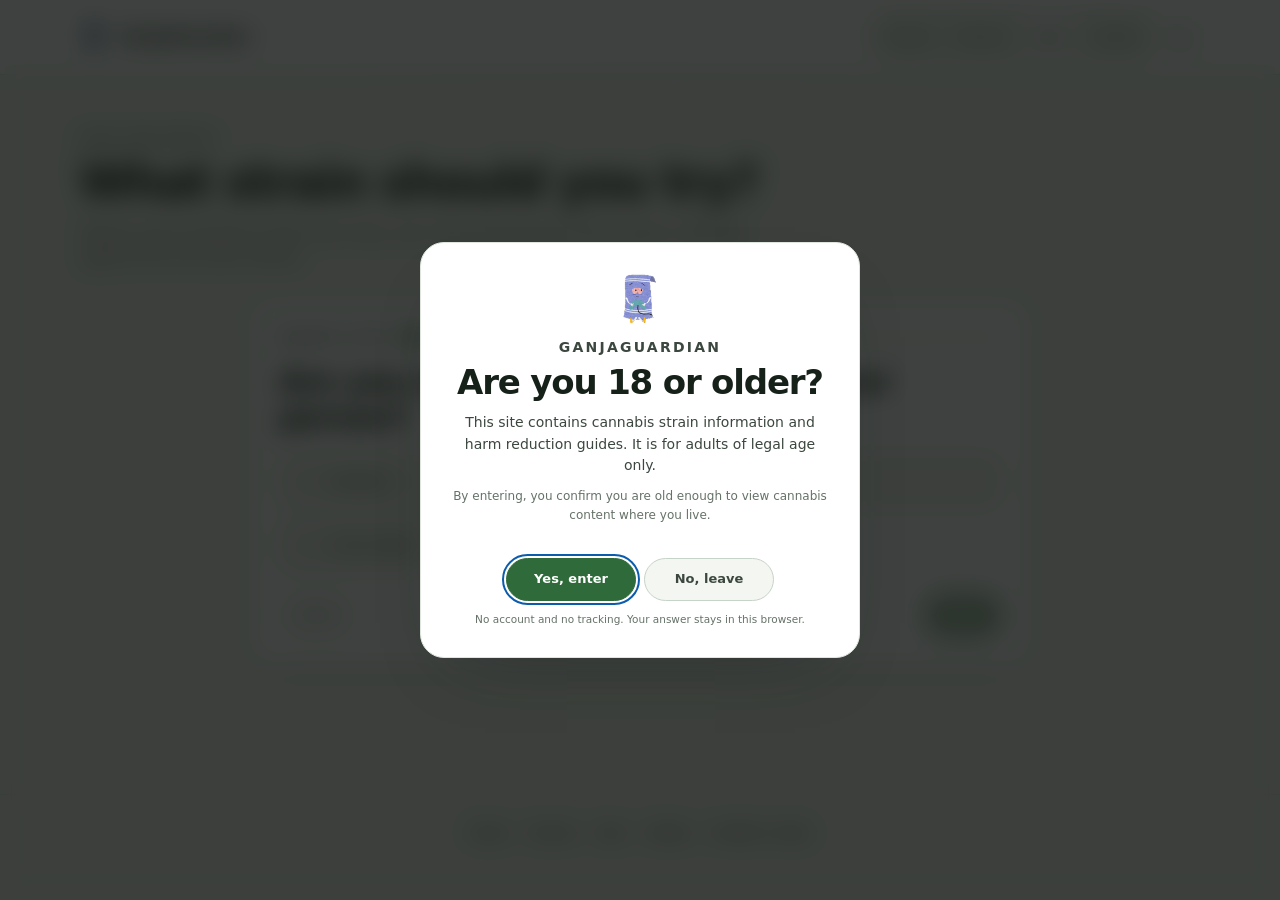
<file: quiz.html>
<!DOCTYPE html>
<html lang="en">
<head>
  <meta charset="utf-8">
  <meta name="viewport" content="width=device-width, initial-scale=1">
  <title>Strain quiz | GanjaGuardian</title>
  <meta name="description" content="Answer 20 quick questions and get a real cannabis strain match from the GanjaGuardian library.">
  <meta name="theme-color" content="#ffffff" media="(prefers-color-scheme: light)">
  <meta name="theme-color" content="#111513" media="(prefers-color-scheme: dark)">
  <link rel="icon" href="assets/favicon.png" type="image/png">
  <link rel="apple-touch-icon" href="assets/app-icon-192.png">
  <link rel="manifest" href="manifest.webmanifest">
  <script src="assets/js/theme.js"></script>
  <link rel="stylesheet" href="assets/css/styles.css">
  <script src="assets/js/verified-photos.js" defer></script>
  <script src="assets/js/strains-extra.js" defer></script>
  <script src="assets/js/data.js" defer></script>
  <script src="assets/js/icons.js" defer></script>
  <script src="assets/js/ui.js" defer></script>
  <script src="assets/js/quiz.js" defer></script>
  <script>
    try {
      if (window.localStorage.getItem('gg-age-ok') === 'true') {
        document.documentElement.classList.add('age-ok');
      }
    } catch (error) {}
  </script>
  <script src="assets/js/age-gate.js" defer></script>
</head>
<body>
  <div class="age-gate" id="age-gate" role="dialog" aria-modal="true" aria-labelledby="age-gate-title" aria-describedby="age-gate-copy">
    <div class="age-gate__card">
      <img class="age-gate__mark" src="assets/pfp-mark.png" alt="" width="52" height="52">
      <p class="eyebrow">GanjaGuardian</p>
      <h2 id="age-gate-title">Are you 18 or older?</h2>
       <p id="age-gate-copy">This site contains cannabis strain information and harm reduction guides. It is for adults of legal age only.</p>
      <p class="age-gate__legal">By entering, you confirm you are old enough to view cannabis content where you live.</p>
      <div class="age-gate__actions">
        <button class="button" id="age-gate-yes" type="button">Yes, enter</button>
        <a class="button button--ghost" href="https://www.google.com/">No, leave</a>
      </div>
      <p class="age-gate__note">No account and no tracking. Your answer stays in this browser.</p>
    </div>
  </div>

  <a class="skip-link" href="#main">Skip to content</a>

  <header class="site-header">
    <div class="wrap site-header__inner">
      <a class="brand" href="index.html">
        <img class="brand__mark brand__mark--pfp" src="assets/pfp-mark.png" alt="" width="30" height="30">
        <span class="brand__name">GanjaGuardian</span>
      </a>
      <nav class="site-nav" aria-label="Primary">
        <a class="site-nav__link" href="index.html">Home</a>
        <a class="site-nav__link" href="strains.html">Strains</a>
        <a class="site-nav__link is-active" href="quiz.html" aria-current="page">Quiz</a>
        <a class="site-nav__link" href="safety.html">Safety</a>
      </nav>
    </div>
  </header>

  <main id="main">
    <section class="wrap page-intro" aria-labelledby="quiz-title">
      <p class="eyebrow">Find your match</p>
      <h1 id="quiz-title">What strain should you try?</h1>
      <p class="lede">
        Twenty quick questions about your day, your vibe and how you like to grow,
        matched against the full strain library.
      </p>
    </section>

    <section class="wrap quiz-shell" id="quiz-root" aria-live="polite"></section>
  </main>

  <footer class="site-footer">
    <div class="wrap site-footer__inner">
      <p class="site-footer__links">
        <a href="index.html">Home</a>
        <a href="strains.html">Strains</a>
        <a href="quiz.html">Quiz</a>
        <a href="safety.html">Safety</a>
        <a href="credits.html">Credits &amp; data</a>
      </p>
    </div>
  </footer>
</body>
</html>
</file>
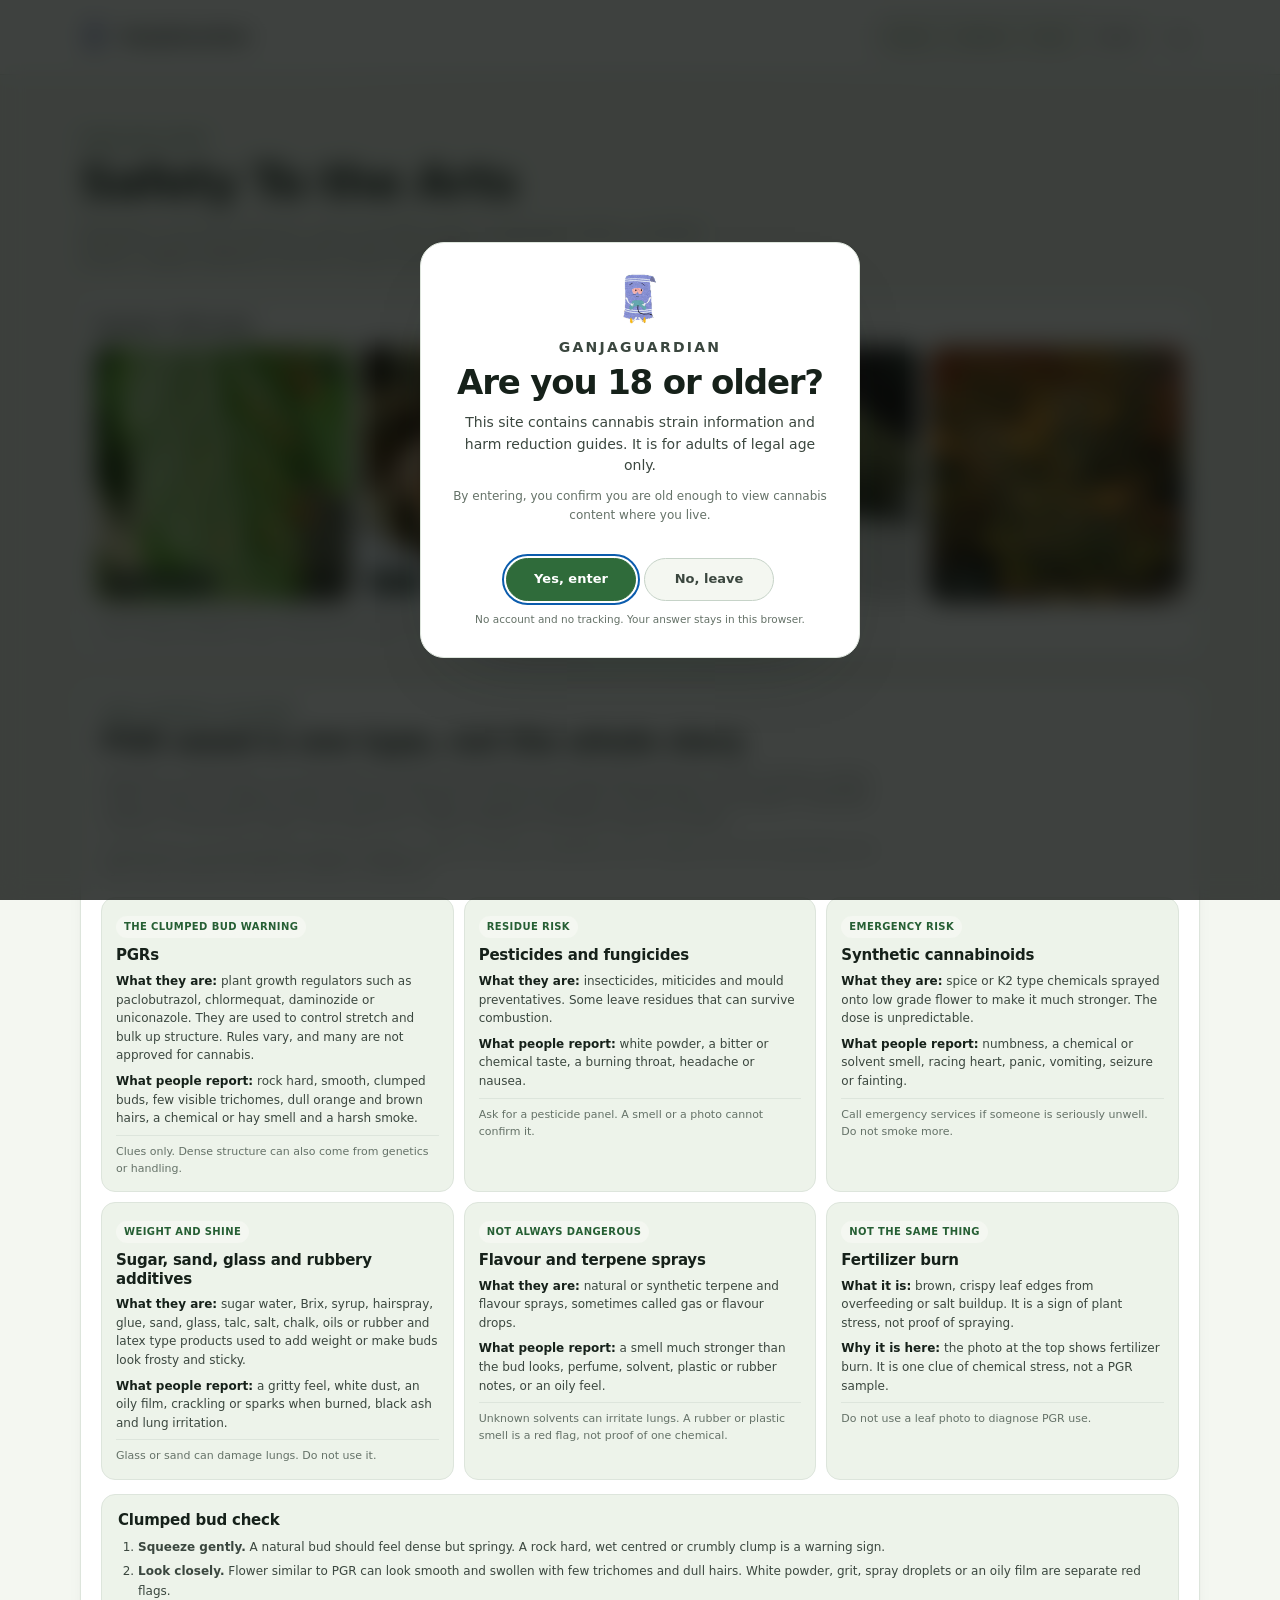
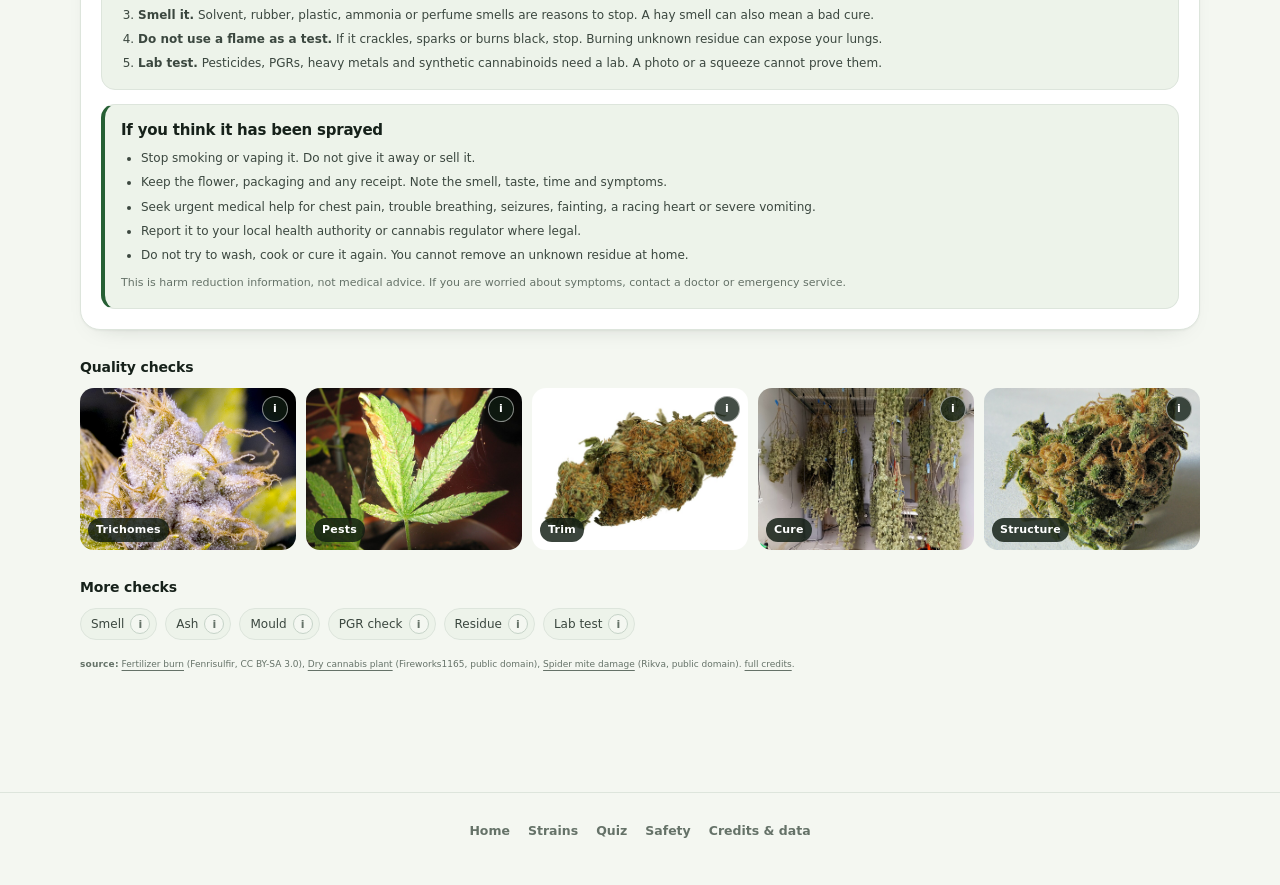
<file: safety.html>
<!DOCTYPE html>
<html lang="en">
<head>
  <meta charset="utf-8">
  <meta name="viewport" content="width=device-width, initial-scale=1">
  <title>Safety To the Arts | GanjaGuardian</title>
  <meta name="description" content="Bud safety checks for sprayed and PGR flower, pesticides, synthetic cannabinoids, weight additives, cut and uncut buds, pests, trim, cure and general quality.">
  <meta name="theme-color" content="#ffffff" media="(prefers-color-scheme: light)">
  <meta name="theme-color" content="#111513" media="(prefers-color-scheme: dark)">
  <link rel="icon" href="assets/favicon.png" type="image/png">
  <link rel="apple-touch-icon" href="assets/app-icon-192.png">
  <link rel="manifest" href="manifest.webmanifest">
  <script src="assets/js/theme.js"></script>
  <link rel="stylesheet" href="assets/css/styles.css">
  <script src="assets/js/icons.js" defer></script>
  <script src="assets/js/ui.js" defer></script>
  <script src="assets/js/safety.js" defer></script>
  <script>
    try {
      if (window.localStorage.getItem('gg-age-ok') === 'true') {
        document.documentElement.classList.add('age-ok');
      }
    } catch (error) {}
  </script>
  <script src="assets/js/age-gate.js" defer></script>
</head>
<body>
  <div class="age-gate" id="age-gate" role="dialog" aria-modal="true" aria-labelledby="age-gate-title" aria-describedby="age-gate-copy">
    <div class="age-gate__card">
      <img class="age-gate__mark" src="assets/pfp-mark.png" alt="" width="52" height="52">
      <p class="eyebrow">GanjaGuardian</p>
      <h2 id="age-gate-title">Are you 18 or older?</h2>
       <p id="age-gate-copy">This site contains cannabis strain information and harm reduction guides. It is for adults of legal age only.</p>
      <p class="age-gate__legal">By entering, you confirm you are old enough to view cannabis content where you live.</p>
      <div class="age-gate__actions">
        <button class="button" id="age-gate-yes" type="button">Yes, enter</button>
        <a class="button button--ghost" href="https://www.google.com/">No, leave</a>
      </div>
      <p class="age-gate__note">No account and no tracking. Your answer stays in this browser.</p>
    </div>
  </div>

  <a class="skip-link" href="#main">Skip to content</a>

  <header class="site-header">
    <div class="wrap site-header__inner">
      <a class="brand" href="index.html">
        <img class="brand__mark brand__mark--pfp" src="assets/pfp-mark.png" alt="" width="30" height="30">
        <span class="brand__name">GanjaGuardian</span>
      </a>
      <nav class="site-nav" aria-label="Primary">
        <a class="site-nav__link" href="index.html">Home</a>
        <a class="site-nav__link" href="strains.html">Strains</a>
        <a class="site-nav__link" href="quiz.html">Quiz</a>
        <a class="site-nav__link is-active" href="safety.html" aria-current="page">Safety</a>
      </nav>
    </div>
  </header>

  <main id="main">
    <section class="wrap page-intro" aria-labelledby="safety-title">
      <p class="eyebrow">Good bud guide</p>
      <h1 id="safety-title">Safety To the Arts</h1>
      <p class="lede">Sprayed is not one chemical. Learn the PGR pattern, pesticide residue, synthetic sprays, weight additives and the checks that help.</p>
    </section>

    <section class="wrap safety-page" aria-label="Bud safety and quality checks">
      <div class="safety-compare">
        <article class="safety-group">
          <div class="safety-group__head">
            <h2>Sprayed / PGR weed</h2>
          </div>
          <div class="safety-pair">
            <div class="safety-photo">
              <div class="safety-photo__frame">
                <img src="assets/images/Photos1/safety-chem-burn.jpg" alt="Cannabis leaf with brown fertilizer burn spots." width="960" height="1420" loading="lazy">
                <span class="safety-photo__tag">Chemical burn:</span>
              </div>
              <button class="safety-info" type="button" aria-label="Sprayed or PGR cannabis checks" aria-describedby="safety-tip-sprayed">
                <span class="safety-info__mark" aria-hidden="true">i</span>
              </button>
              <span class="safety-tip" id="safety-tip-sprayed" role="tooltip">PGR flower is often described as tight, smooth and clumped, with few visible trichomes and dull hairs. Pesticides, synthetic cannabinoids, sugar, sand, glass, talc or rubbery additives are other sprayed risks. This photo shows fertilizer burn, not a PGR sample. Visual checks are clues only. Lab testing is the only proof.</span>
            </div>
            <div class="safety-photo">
              <div class="safety-photo__frame">
                <img src="assets/images/Photos1/cannabis-colors-macro.jpg" alt="Healthy cannabis flower close-up." width="800" height="600" loading="lazy">
                <span class="safety-photo__tag">Clean:</span>
              </div>
              <button class="safety-info" type="button" aria-label="Clean cannabis checks" aria-describedby="safety-tip-clean">
                <span class="safety-info__mark" aria-hidden="true">i</span>
              </button>
              <span class="safety-tip" id="safety-tip-clean" role="tooltip">Even colour, intact structure and no powder, residue or chemical smell. A clean look is a good start, not a guarantee.</span>
            </div>
          </div>
          <p class="safety-group__note">The left photo is fertilizer burn, a sign of plant stress. It is not a PGR sample. Flower similar to PGR is usually described as tight, smooth and clumped, but structure alone cannot prove it.</p>
        </article>

        <article class="safety-group">
          <div class="safety-group__head">
            <h2>Cut / Uncut</h2>
          </div>
          <div class="safety-pair">
            <div class="safety-photo">
              <div class="safety-photo__frame">
                <img src="assets/images/Photos1/blue-dream-cut.jpg" alt="Trimmed and dried cannabis flower." width="800" height="600" loading="lazy">
                <span class="safety-photo__tag">Cut:</span>
              </div>
              <button class="safety-info" type="button" aria-label="Cut flower checks" aria-describedby="safety-tip-cut">
                <span class="safety-info__mark" aria-hidden="true">i</span>
              </button>
              <span class="safety-tip" id="safety-tip-cut" role="tooltip">Trimmed and dried flower. Fewer leaves and stems means less hiding space for pests or mould.</span>
            </div>
            <div class="safety-photo">
              <div class="safety-photo__frame">
                <img src="assets/images/Photos1/safety-dry-plant.jpg" alt="Untrimmed cannabis plant with buds and leaves." width="960" height="720" loading="lazy">
                <span class="safety-photo__tag">Uncut:</span>
              </div>
              <button class="safety-info" type="button" aria-label="Uncut cannabis checks" aria-describedby="safety-tip-uncut">
                <span class="safety-info__mark" aria-hidden="true">i</span>
              </button>
              <span class="safety-tip" id="safety-tip-uncut" role="tooltip">Whole plant or untrimmed branch. More leaf, stem and moisture, so inspect deeper for mould, mites and debris.</span>
            </div>
          </div>
        </article>
      </div>

      <section class="sprayed-guide" id="sprayed-guide" aria-labelledby="sprayed-guide-title">
        <div class="sprayed-guide__intro">
          <p class="eyebrow">What sprayed can mean</p>
          <h2 id="sprayed-guide-title">PGR weed is one type, not the whole story</h2>
          <p>
            Sprayed is a street word, not a lab result. It usually means flower was treated
            after harvest to make it heavier, denser, harder, stickier or stronger looking.
            The tight, clumped, rock hard bud people call PGR weed is one pattern. Pesticides,
            synthetic cannabinoids, sugar, sand, glass, talc, rubbery additives and
            flavour sprays are others.
          </p>
          <p class="sprayed-guide__note">
            A dense bud is not automatically sprayed. Genetics, machine trimming, compression
            and a rushed cure can all make flower look tight. Only a lab test can prove a
            residue or adulterant.
          </p>
        </div>

        <div class="sprayed-grid">
          <article class="sprayed-card">
            <span class="sprayed-card__tag">The clumped bud warning</span>
            <h3>PGRs</h3>
            <p><strong>What they are:</strong> plant growth regulators such as paclobutrazol, chlormequat, daminozide or uniconazole. They are used to control stretch and bulk up structure. Rules vary, and many are not approved for cannabis.</p>
            <p><strong>What people report:</strong> rock hard, smooth, clumped buds, few visible trichomes, dull orange and brown hairs, a chemical or hay smell and a harsh smoke.</p>
            <p class="sprayed-card__caution">Clues only. Dense structure can also come from genetics or handling.</p>
          </article>

          <article class="sprayed-card">
            <span class="sprayed-card__tag">Residue risk</span>
            <h3>Pesticides and fungicides</h3>
            <p><strong>What they are:</strong> insecticides, miticides and mould preventatives. Some leave residues that can survive combustion.</p>
            <p><strong>What people report:</strong> white powder, a bitter or chemical taste, a burning throat, headache or nausea.</p>
            <p class="sprayed-card__caution">Ask for a pesticide panel. A smell or a photo cannot confirm it.</p>
          </article>

          <article class="sprayed-card">
            <span class="sprayed-card__tag">Emergency risk</span>
            <h3>Synthetic cannabinoids</h3>
            <p><strong>What they are:</strong> spice or K2 type chemicals sprayed onto low grade flower to make it much stronger. The dose is unpredictable.</p>
            <p><strong>What people report:</strong> numbness, a chemical or solvent smell, racing heart, panic, vomiting, seizure or fainting.</p>
            <p class="sprayed-card__caution">Call emergency services if someone is seriously unwell. Do not smoke more.</p>
          </article>

          <article class="sprayed-card">
            <span class="sprayed-card__tag">Weight and shine</span>
            <h3>Sugar, sand, glass and rubbery additives</h3>
            <p><strong>What they are:</strong> sugar water, Brix, syrup, hairspray, glue, sand, glass, talc, salt, chalk, oils or rubber and latex type products used to add weight or make buds look frosty and sticky.</p>
            <p><strong>What people report:</strong> a gritty feel, white dust, an oily film, crackling or sparks when burned, black ash and lung irritation.</p>
            <p class="sprayed-card__caution">Glass or sand can damage lungs. Do not use it.</p>
          </article>

          <article class="sprayed-card">
            <span class="sprayed-card__tag">Not always dangerous</span>
            <h3>Flavour and terpene sprays</h3>
            <p><strong>What they are:</strong> natural or synthetic terpene and flavour sprays, sometimes called gas or flavour drops.</p>
            <p><strong>What people report:</strong> a smell much stronger than the bud looks, perfume, solvent, plastic or rubber notes, or an oily feel.</p>
            <p class="sprayed-card__caution">Unknown solvents can irritate lungs. A rubber or plastic smell is a red flag, not proof of one chemical.</p>
          </article>

          <article class="sprayed-card">
            <span class="sprayed-card__tag">Not the same thing</span>
            <h3>Fertilizer burn</h3>
            <p><strong>What it is:</strong> brown, crispy leaf edges from overfeeding or salt buildup. It is a sign of plant stress, not proof of spraying.</p>
            <p><strong>Why it is here:</strong> the photo at the top shows fertilizer burn. It is one clue of chemical stress, not a PGR sample.</p>
            <p class="sprayed-card__caution">Do not use a leaf photo to diagnose PGR use.</p>
          </article>
        </div>

        <div class="sprayed-check">
          <h3>Clumped bud check</h3>
          <ol>
            <li><strong>Squeeze gently.</strong> A natural bud should feel dense but springy. A rock hard, wet centred or crumbly clump is a warning sign.</li>
            <li><strong>Look closely.</strong> Flower similar to PGR can look smooth and swollen with few trichomes and dull hairs. White powder, grit, spray droplets or an oily film are separate red flags.</li>
            <li><strong>Smell it.</strong> Solvent, rubber, plastic, ammonia or perfume smells are reasons to stop. A hay smell can also mean a bad cure.</li>
            <li><strong>Do not use a flame as a test.</strong> If it crackles, sparks or burns black, stop. Burning unknown residue can expose your lungs.</li>
            <li><strong>Lab test.</strong> Pesticides, PGRs, heavy metals and synthetic cannabinoids need a lab. A photo or a squeeze cannot prove them.</li>
          </ol>
        </div>

        <div class="sprayed-help">
          <h3>If you think it has been sprayed</h3>
          <ul>
            <li>Stop smoking or vaping it. Do not give it away or sell it.</li>
            <li>Keep the flower, packaging and any receipt. Note the smell, taste, time and symptoms.</li>
            <li>Seek urgent medical help for chest pain, trouble breathing, seizures, fainting, a racing heart or severe vomiting.</li>
            <li>Report it to your local health authority or cannabis regulator where legal.</li>
            <li>Do not try to wash, cook or cure it again. You cannot remove an unknown residue at home.</li>
          </ul>
          <p class="sprayed-help__note">This is harm reduction information, not medical advice. If you are worried about symptoms, contact a doctor or emergency service.</p>
        </div>
      </section>

      <div class="safety-checks-head">
        <h2>Quality checks</h2>
      </div>
      <ul class="safety-checks" aria-label="Bud quality checks">
        <li class="safety-check">
          <div class="safety-check__frame">
            <img src="assets/images/Photos1/kush-trichome.jpg" alt="Close-up of cannabis trichomes." width="800" height="600" loading="lazy">
            <span class="safety-photo__tag">Trichomes</span>
          </div>
          <button class="safety-info" type="button" aria-label="Trichome checks" aria-describedby="safety-tip-trichomes">
            <span class="safety-info__mark" aria-hidden="true">i</span>
          </button>
          <span class="safety-tip" id="safety-tip-trichomes" role="tooltip">Cloudy, milky trichomes with a little amber usually look ripe. Clear can be early. Heavy amber can mean degraded THC.</span>
        </li>
        <li class="safety-check">
          <div class="safety-check__frame">
            <img src="assets/images/Photos1/safety-spider-mites.jpg" alt="Cannabis leaf with spider mite webbing and damage." width="960" height="720" loading="lazy">
            <span class="safety-photo__tag">Pests</span>
          </div>
          <button class="safety-info" type="button" aria-label="Pest checks" aria-describedby="safety-tip-pests">
            <span class="safety-info__mark" aria-hidden="true">i</span>
          </button>
          <span class="safety-tip" id="safety-tip-pests" role="tooltip">Check for webbing, black specks, tiny mites or insects, especially under leaves and deep inside buds.</span>
        </li>
        <li class="safety-check">
          <div class="safety-check__frame">
            <img src="assets/images/Photos1/cut-reference.jpg" alt="Trimmed dried cannabis flower." width="800" height="600" loading="lazy">
            <span class="safety-photo__tag">Trim</span>
          </div>
          <button class="safety-info" type="button" aria-label="Trim checks" aria-describedby="safety-tip-trim">
            <span class="safety-info__mark" aria-hidden="true">i</span>
          </button>
          <span class="safety-tip" id="safety-tip-trim" role="tooltip">Tight trim with few sugar leaves. Loose leaf can hide pests, mould or a rough cure.</span>
        </li>
        <li class="safety-check">
          <div class="safety-check__frame">
            <img src="assets/images/Photos1/harvest-drying.jpg" alt="Cannabis branches hanging in a drying room." width="800" height="600" loading="lazy">
            <span class="safety-photo__tag">Cure</span>
          </div>
          <button class="safety-info" type="button" aria-label="Cure checks" aria-describedby="safety-tip-cure">
            <span class="safety-info__mark" aria-hidden="true">i</span>
          </button>
          <span class="safety-tip" id="safety-tip-cure" role="tooltip">Slow dry and cure. A hay smell, harsh smoke or a damp centre can mean it was rushed.</span>
        </li>
        <li class="safety-check">
          <div class="safety-check__frame">
            <img src="assets/images/Photos1/macro-bud.jpg" alt="Close-up of dense cannabis flower structure." width="800" height="600" loading="lazy">
            <span class="safety-photo__tag">Structure</span>
          </div>
          <button class="safety-info" type="button" aria-label="Structure checks" aria-describedby="safety-tip-structure">
            <span class="safety-info__mark" aria-hidden="true">i</span>
          </button>
          <span class="safety-tip" id="safety-tip-structure" role="tooltip">Natural buds are dense but springy. Rock hard, smooth, clumped, brittle or wet centred flower can be similar to PGR, over dried or badly handled. Structure alone is not proof.</span>
        </li>
      </ul>

      <div class="safety-more-head">
        <h2>More checks</h2>
      </div>
      <ul class="safety-more" aria-label="More bud checks">
        <li class="safety-more__item">
          <span>Smell</span>
          <button class="safety-info safety-info--chip" type="button" aria-label="Smell checks" aria-describedby="safety-tip-smell">
            <span class="safety-info__mark" aria-hidden="true">i</span>
          </button>
          <span class="safety-tip" id="safety-tip-smell" role="tooltip">Fresh, strain specific aroma. Ammonia, mildew, solvent, plastic or rubber smells are red flags. A hay smell can mean a rushed cure.</span>
        </li>
        <li class="safety-more__item">
          <span>Ash</span>
          <button class="safety-info safety-info--chip" type="button" aria-label="Ash checks" aria-describedby="safety-tip-ash">
            <span class="safety-info__mark" aria-hidden="true">i</span>
          </button>
          <span class="safety-tip" id="safety-tip-ash" role="tooltip">Clean grey white ash and smooth smoke are preferred. Black ash, crackling, sparks or a gritty taste can point to a bad cure or contamination. Stop if the flower sparks or pops.</span>
        </li>
        <li class="safety-more__item">
          <span>Mould</span>
          <button class="safety-info safety-info--chip" type="button" aria-label="Mould checks" aria-describedby="safety-tip-mould">
            <span class="safety-info__mark" aria-hidden="true">i</span>
          </button>
          <span class="safety-tip" id="safety-tip-mould" role="tooltip">Grey fuzz, white powder, brown patches or a musty smell. Do not use mouldy flower.</span>
        </li>
        <li class="safety-more__item">
          <span>PGR check</span>
          <button class="safety-info safety-info--chip" type="button" aria-label="PGR checks" aria-describedby="safety-tip-pgr">
            <span class="safety-info__mark" aria-hidden="true">i</span>
          </button>
          <span class="safety-tip" id="safety-tip-pgr" role="tooltip">Tight, smooth, clumped buds with few trichomes and dull hairs are commonly called PGR weed. Genetics and handling can look similar. Structure alone is not proof.</span>
        </li>
        <li class="safety-more__item">
          <span>Residue</span>
          <button class="safety-info safety-info--chip" type="button" aria-label="Residue checks" aria-describedby="safety-tip-residue">
            <span class="safety-info__mark" aria-hidden="true">i</span>
          </button>
          <span class="safety-tip" id="safety-tip-residue" role="tooltip">White powder, grit, sticky sugar, an oily film or a soapy feel are reasons to stop. A lab test is the only proof.</span>
        </li>
        <li class="safety-more__item">
          <span>Lab test</span>
          <button class="safety-info safety-info--chip" type="button" aria-label="Lab testing checks" aria-describedby="safety-tip-lab">
            <span class="safety-info__mark" aria-hidden="true">i</span>
          </button>
          <span class="safety-tip" id="safety-tip-lab" role="tooltip">Ask for pesticide, PGR, heavy metal, mould and potency testing where legal. Visual checks cannot prove safety.</span>
        </li>
      </ul>

      <p class="safety-source">
        <span class="safety-source__label">source:</span>
        <a href="https://commons.wikimedia.org/wiki/File:Fertilizer-Burn.jpg">Fertilizer burn</a> (Fenrisulfir, CC BY-SA 3.0),
        <a href="https://commons.wikimedia.org/wiki/File:Dry_cannabis_plant.jpg">Dry cannabis plant</a> (Fireworks1165, public domain),
        <a href="https://commons.wikimedia.org/wiki/File:Spint_op_Cannabis_Sativa.jpg">Spider mite damage</a> (Rikva, public domain).
        <a href="credits.html">full credits</a>.
      </p>
    </section>
  </main>

  <footer class="site-footer">
    <div class="wrap site-footer__inner">
      <p class="site-footer__links">
        <a href="index.html">Home</a>
        <a href="strains.html">Strains</a>
        <a href="quiz.html">Quiz</a>
        <a href="safety.html">Safety</a>
        <a href="credits.html">Credits &amp; data</a>
      </p>
    </div>
  </footer>
</body>
</html>
</file>
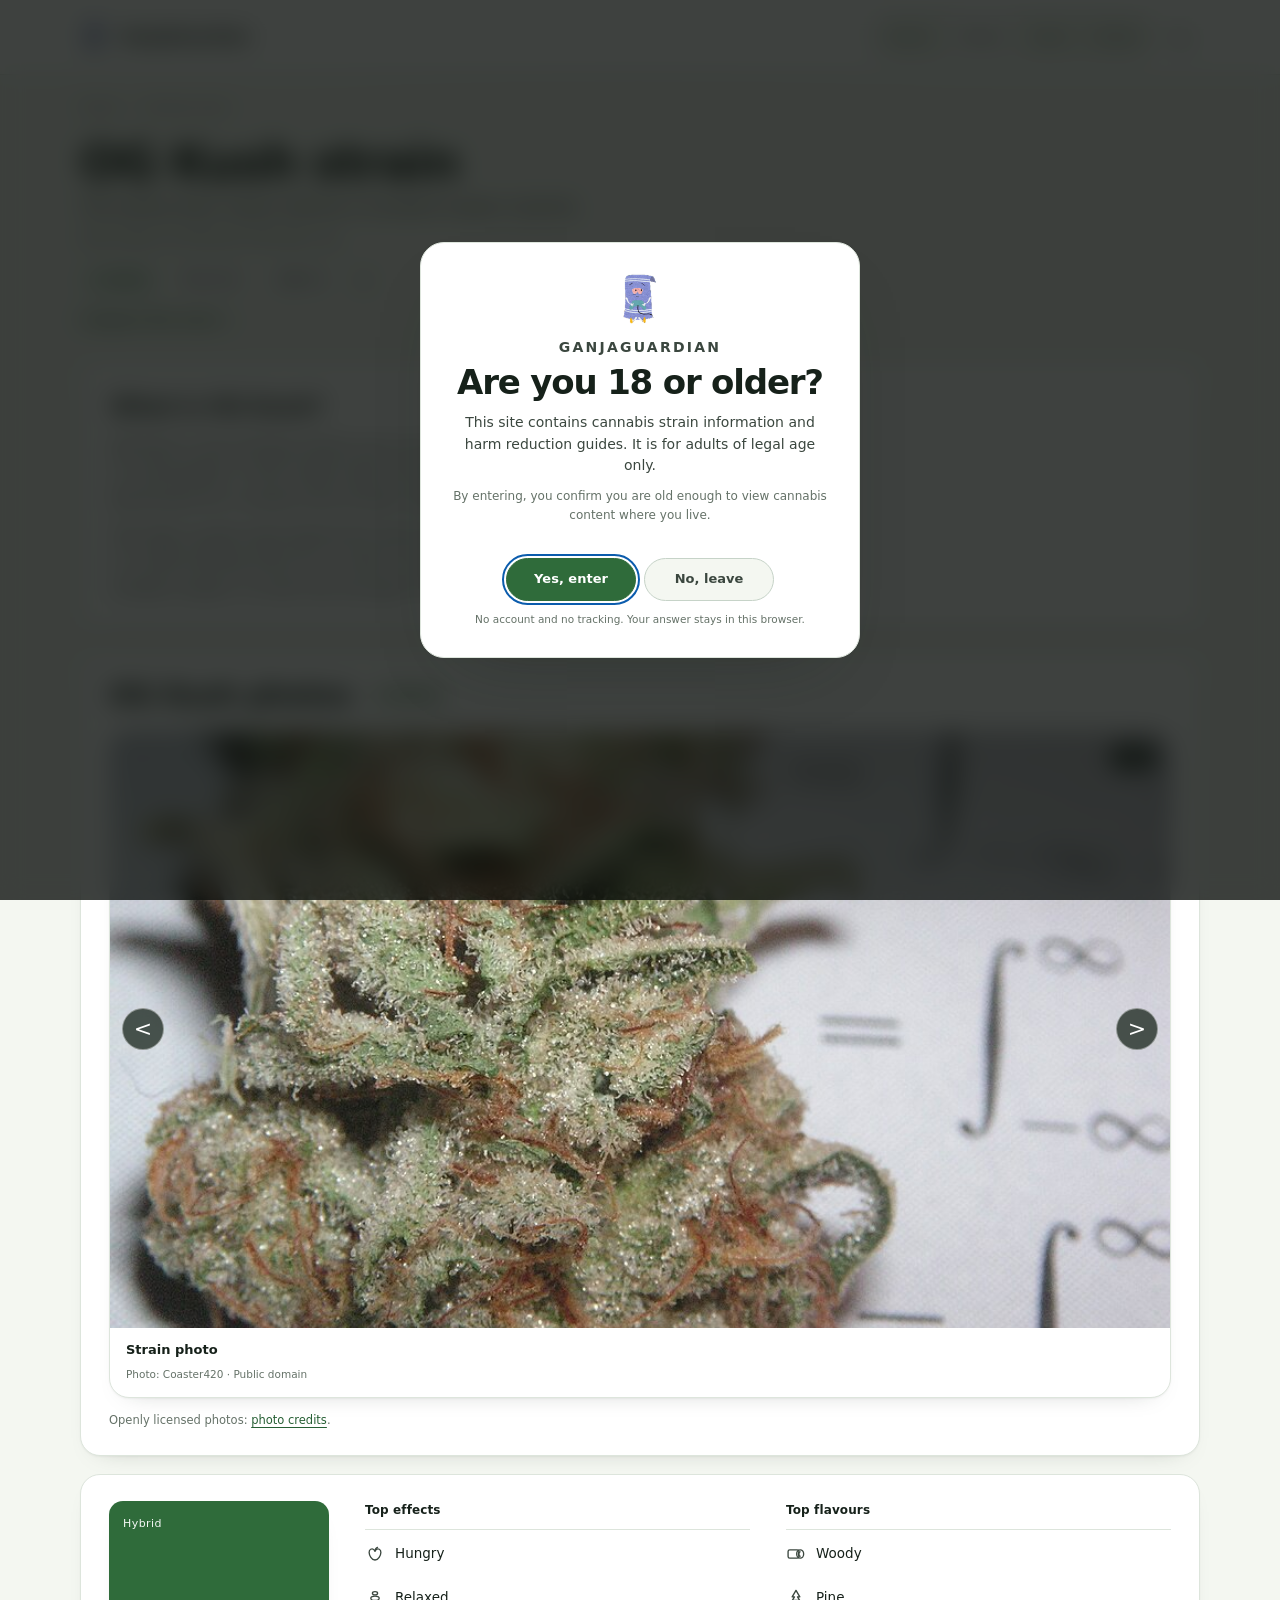
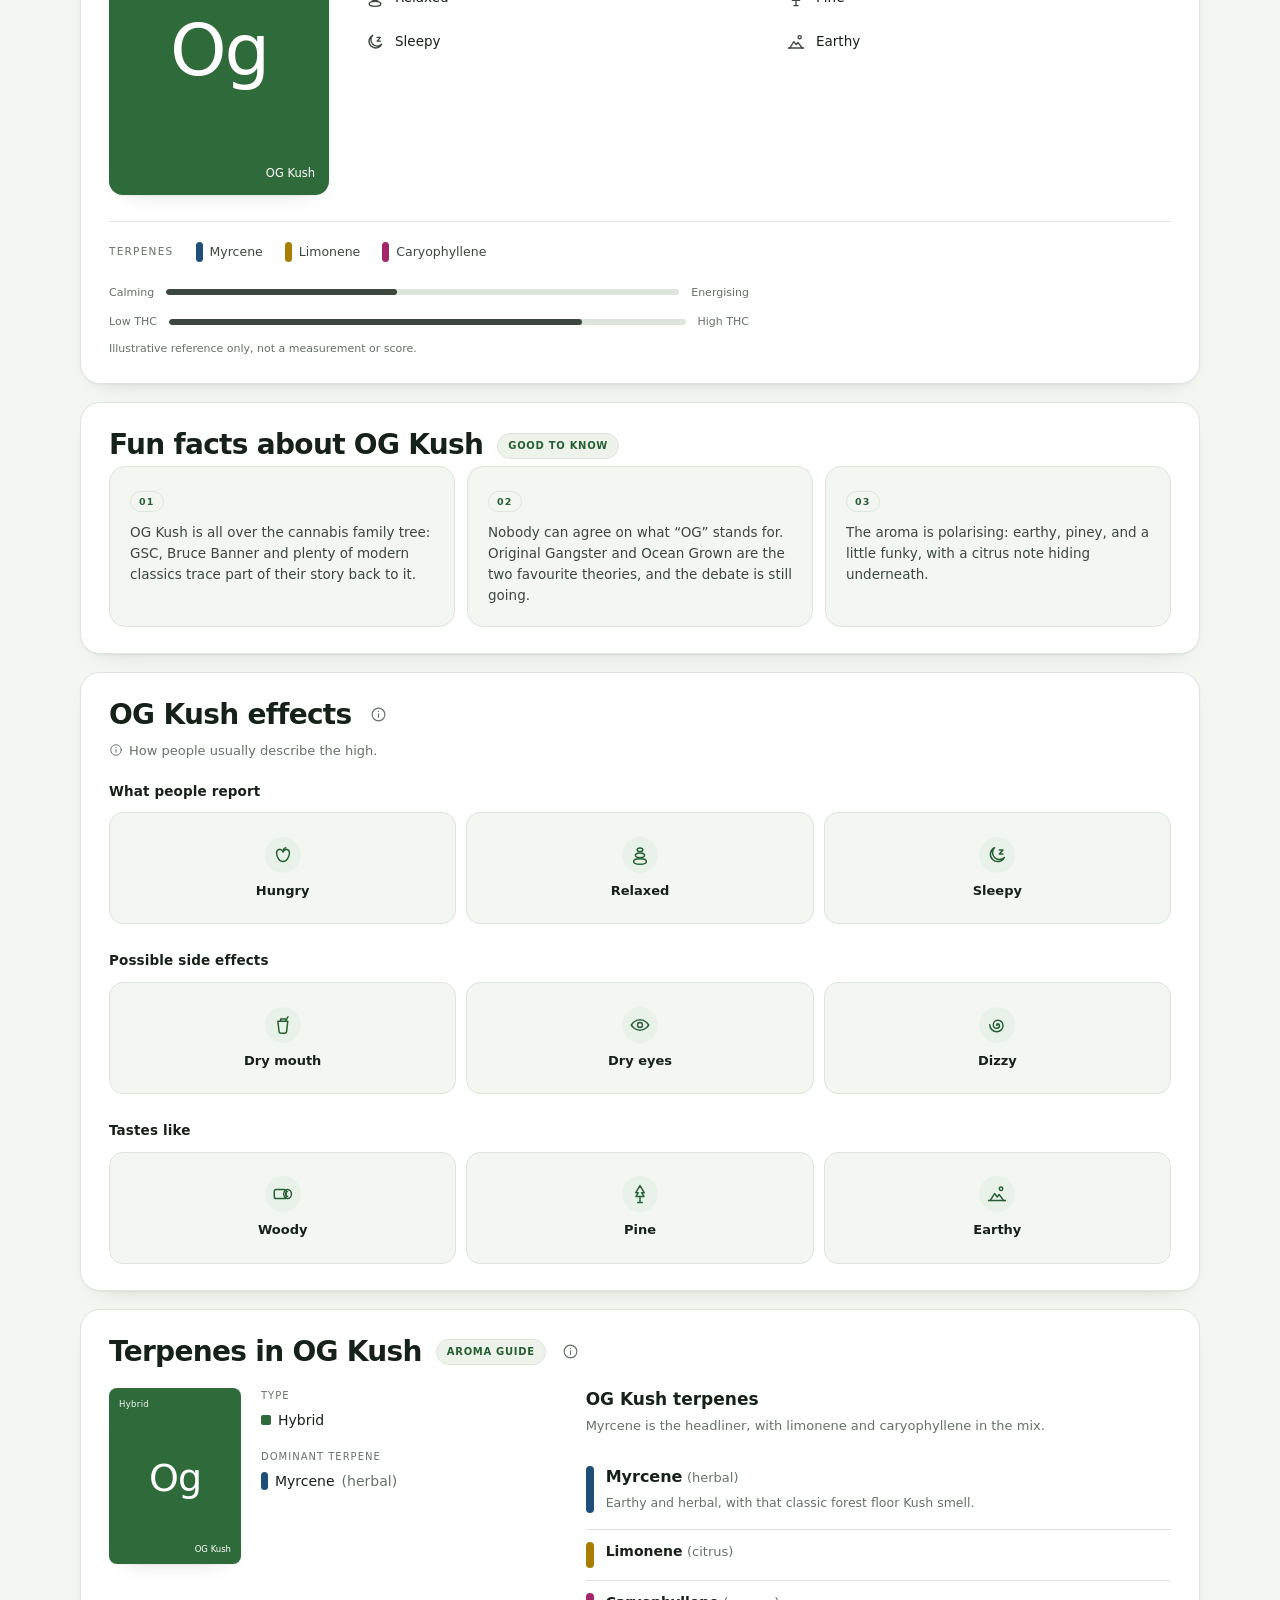
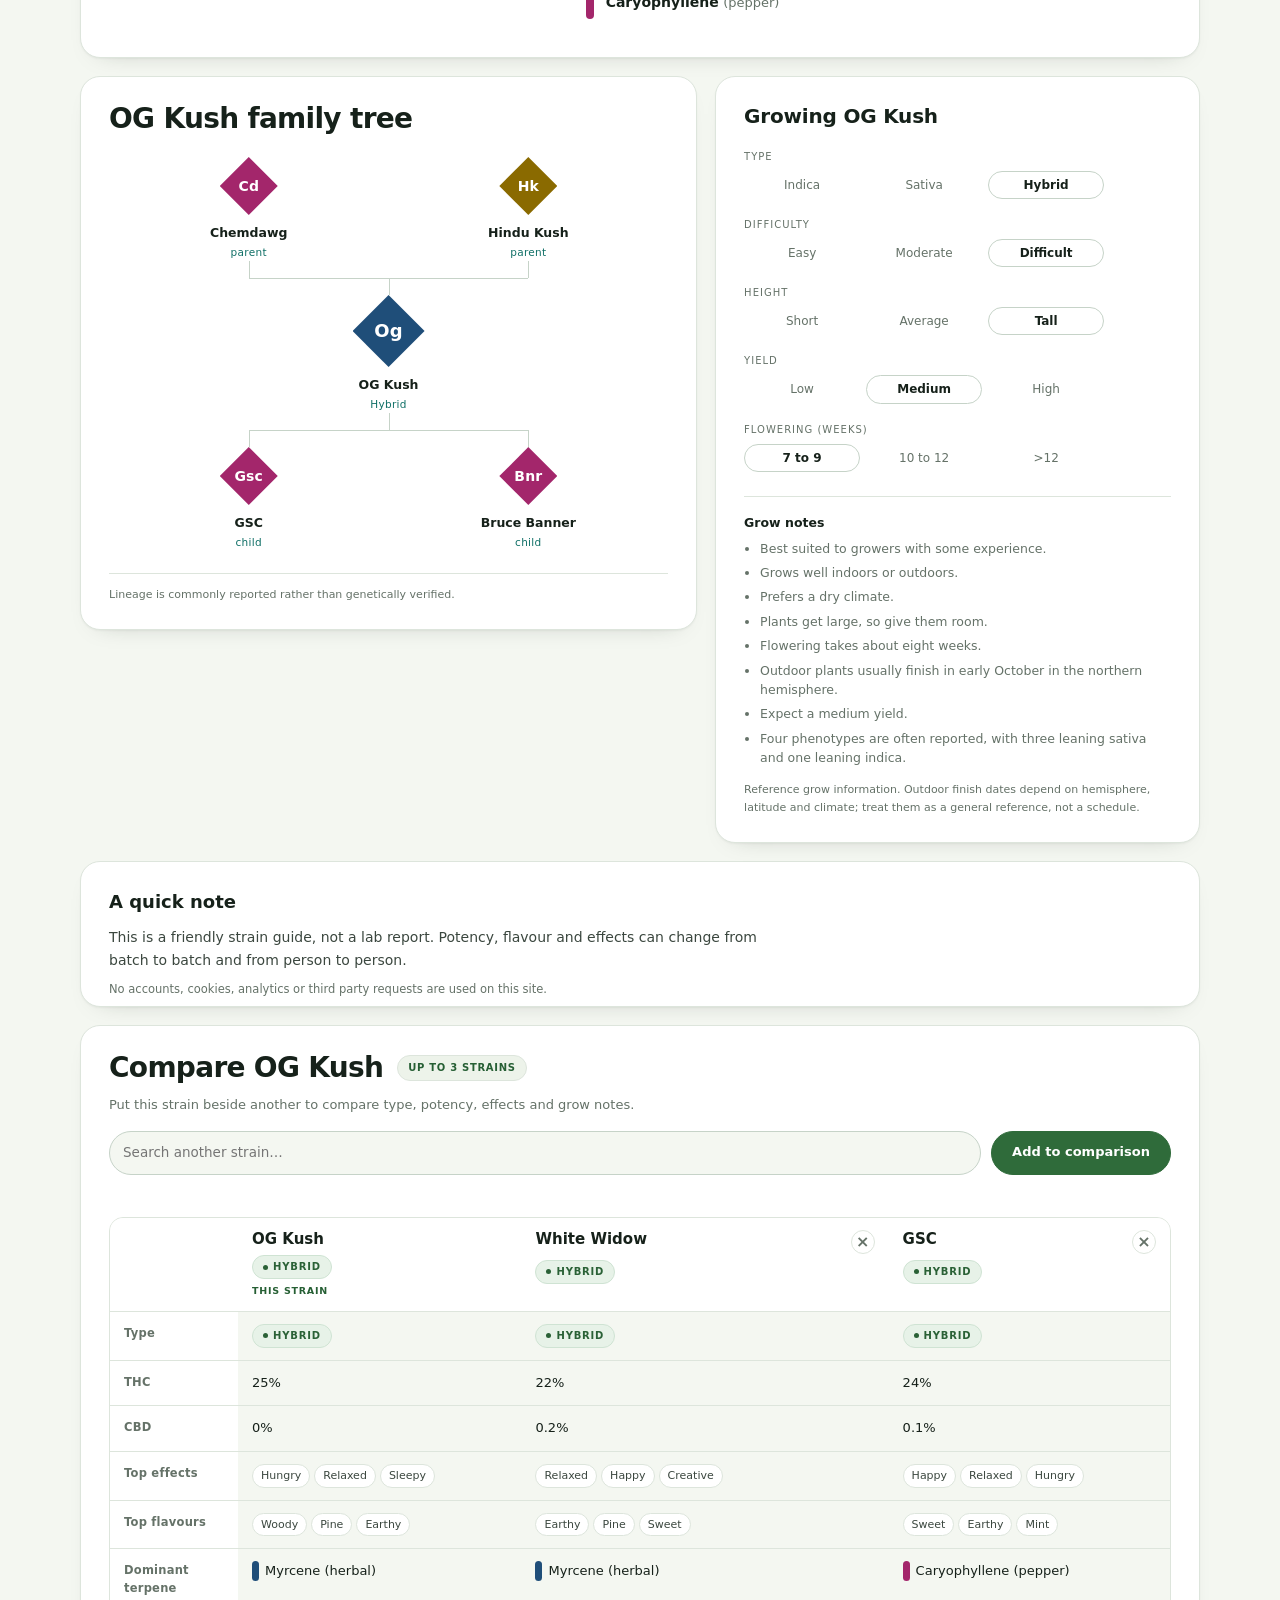
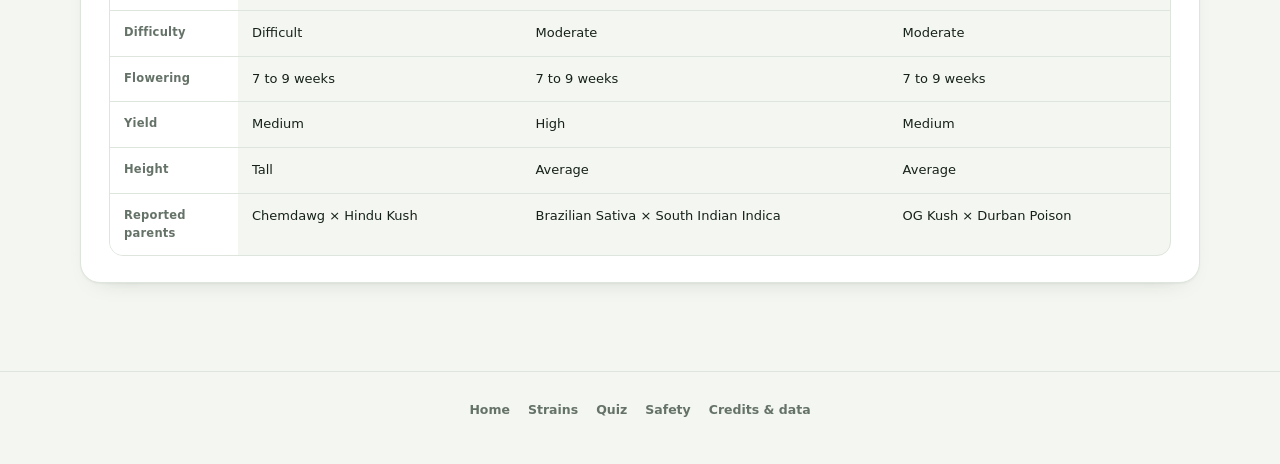
<file: strain.html>
<!DOCTYPE html>
<html lang="en">
<head>
  <meta charset="utf-8">
  <meta name="viewport" content="width=device-width, initial-scale=1">
  <title>Strain profile | GanjaGuardian</title>
  <meta id="page-description" name="description" content="A photo-rich cannabis strain guide with effects, flavours, terpenes, genetics and grow notes.">
  <meta name="theme-color" content="#ffffff" media="(prefers-color-scheme: light)">
  <meta name="theme-color" content="#111513" media="(prefers-color-scheme: dark)">
  <link rel="icon" href="assets/favicon.png" type="image/png">
  <link rel="apple-touch-icon" href="assets/app-icon-192.png">
  <link rel="manifest" href="manifest.webmanifest">
  <script src="assets/js/theme.js"></script>
  <link rel="stylesheet" href="assets/css/styles.css">
  <script src="assets/js/verified-photos.js" defer></script>
  <script src="assets/js/strains-extra.js" defer></script>
  <script src="assets/js/data.js" defer></script>
  <script src="assets/js/icons.js" defer></script>
  <script src="assets/js/ui.js" defer></script>
  <script src="assets/js/compare.js" defer></script>
  <script src="assets/js/profile.js" defer></script>
  <script>
    try {
      if (window.localStorage.getItem('gg-age-ok') === 'true') {
        document.documentElement.classList.add('age-ok');
      }
    } catch (error) {}
  </script>
  <script src="assets/js/age-gate.js" defer></script>
</head>
<body>
  <div class="age-gate" id="age-gate" role="dialog" aria-modal="true" aria-labelledby="age-gate-title" aria-describedby="age-gate-copy">
    <div class="age-gate__card">
      <img class="age-gate__mark" src="assets/pfp-mark.png" alt="" width="52" height="52">
      <p class="eyebrow">GanjaGuardian</p>
      <h2 id="age-gate-title">Are you 18 or older?</h2>
       <p id="age-gate-copy">This site contains cannabis strain information and harm reduction guides. It is for adults of legal age only.</p>
      <p class="age-gate__legal">By entering, you confirm you are old enough to view cannabis content where you live.</p>
      <div class="age-gate__actions">
        <button class="button" id="age-gate-yes" type="button">Yes, enter</button>
        <a class="button button--ghost" href="https://www.google.com/">No, leave</a>
      </div>
      <p class="age-gate__note">No account and no tracking. Your answer stays in this browser.</p>
    </div>
  </div>

  <a class="skip-link" href="#main">Skip to content</a>

  <header class="site-header">
    <div class="wrap site-header__inner">
      <a class="brand" href="index.html">
        <img class="brand__mark brand__mark--pfp" src="assets/pfp-mark.png" alt="" width="30" height="30">
        <span class="brand__name">GanjaGuardian</span>
      </a>
      <nav class="site-nav" aria-label="Primary">
        <a class="site-nav__link" href="index.html">Home</a>
        <a class="site-nav__link is-active" href="strains.html">Strains</a>
        <a class="site-nav__link" href="quiz.html">Quiz</a>
        <a class="site-nav__link" href="safety.html">Safety</a>
      </nav>
    </div>
  </header>

  <main id="main">
    <div class="wrap profile-shell" id="profile-root" aria-busy="true">
      <p class="loading-note">Loading strain profile…</p>
    </div>

    <noscript>
      <div class="wrap">
        <p class="noscript-note">This strain profile needs JavaScript to render its data. All content is bundled locally in this folder.</p>
      </div>
    </noscript>
  </main>

  <footer class="site-footer">
    <div class="wrap site-footer__inner">
      <p class="site-footer__links">
        <a href="index.html">Home</a>
        <a href="strains.html">Strains</a>
        <a href="quiz.html">Quiz</a>
        <a href="safety.html">Safety</a>
        <a href="credits.html">Credits &amp; data</a>
      </p>
    </div>
  </footer>
</body>
</html>
</file>
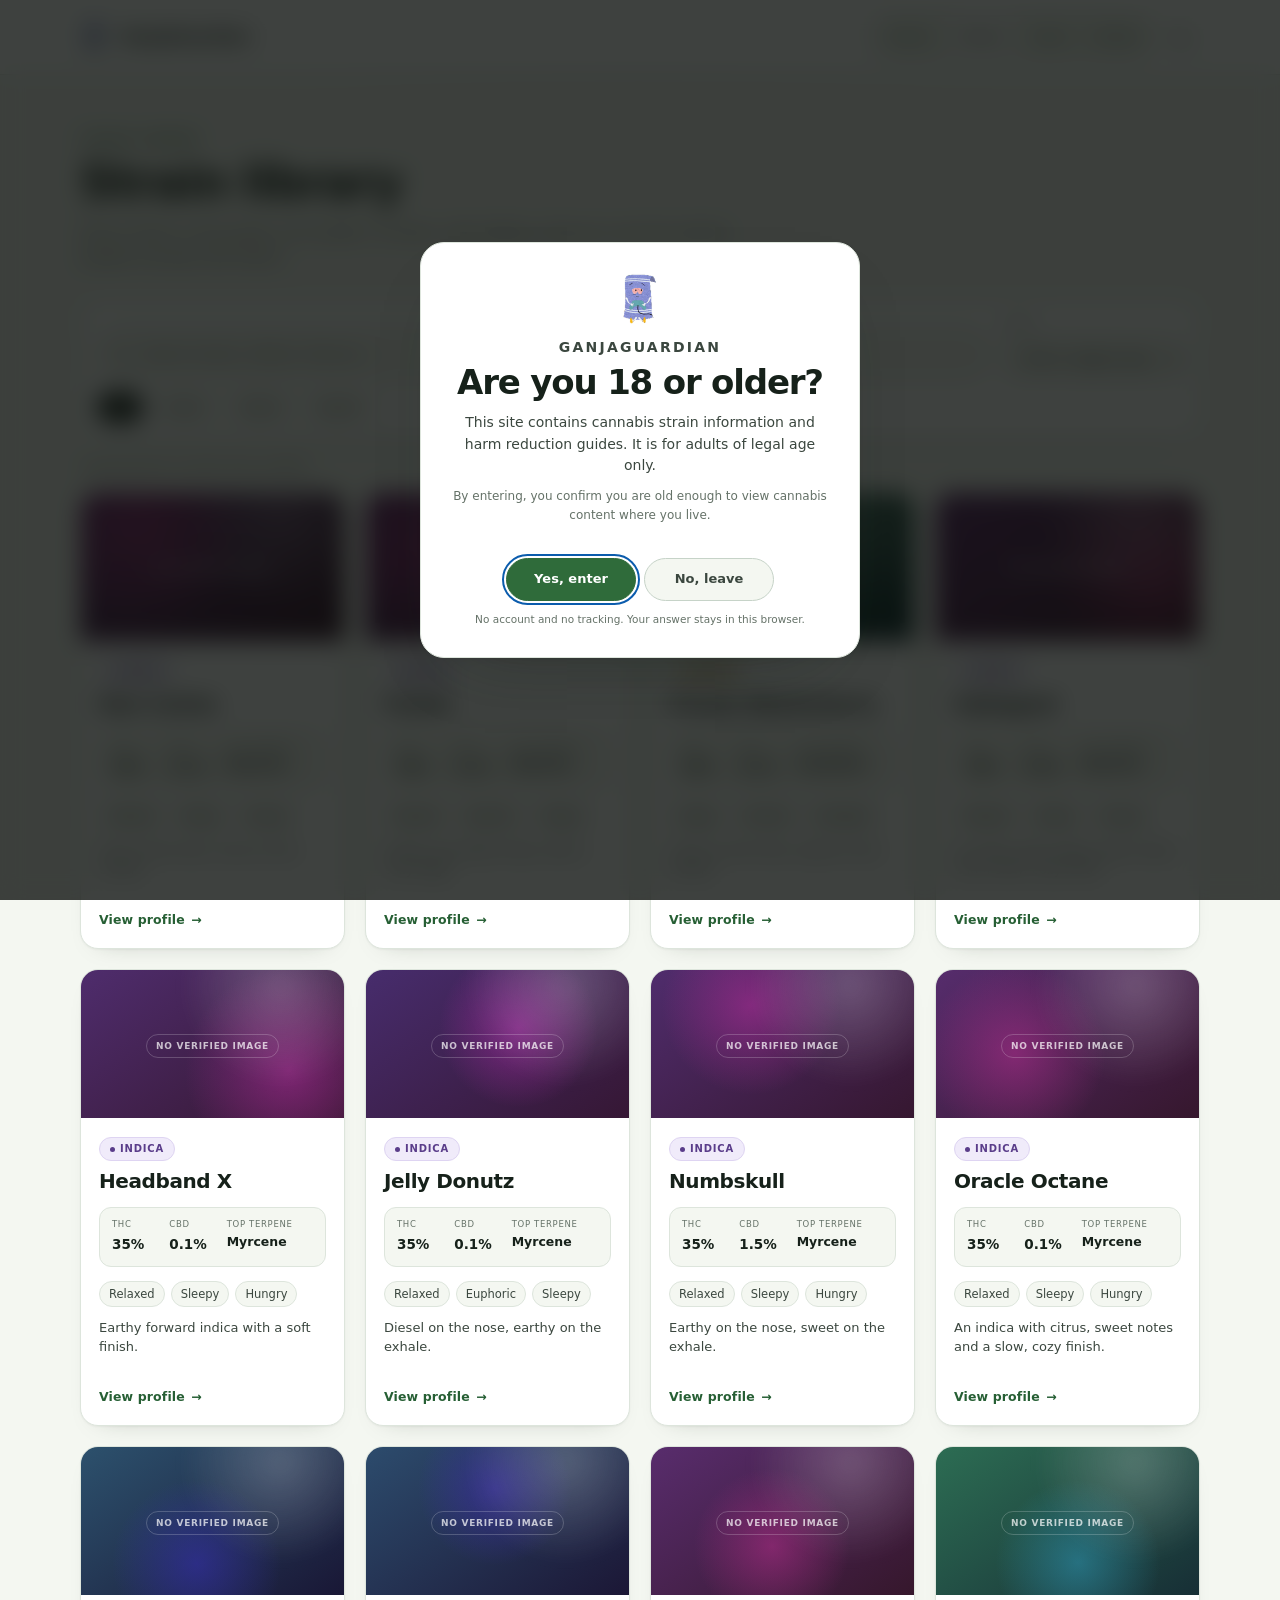
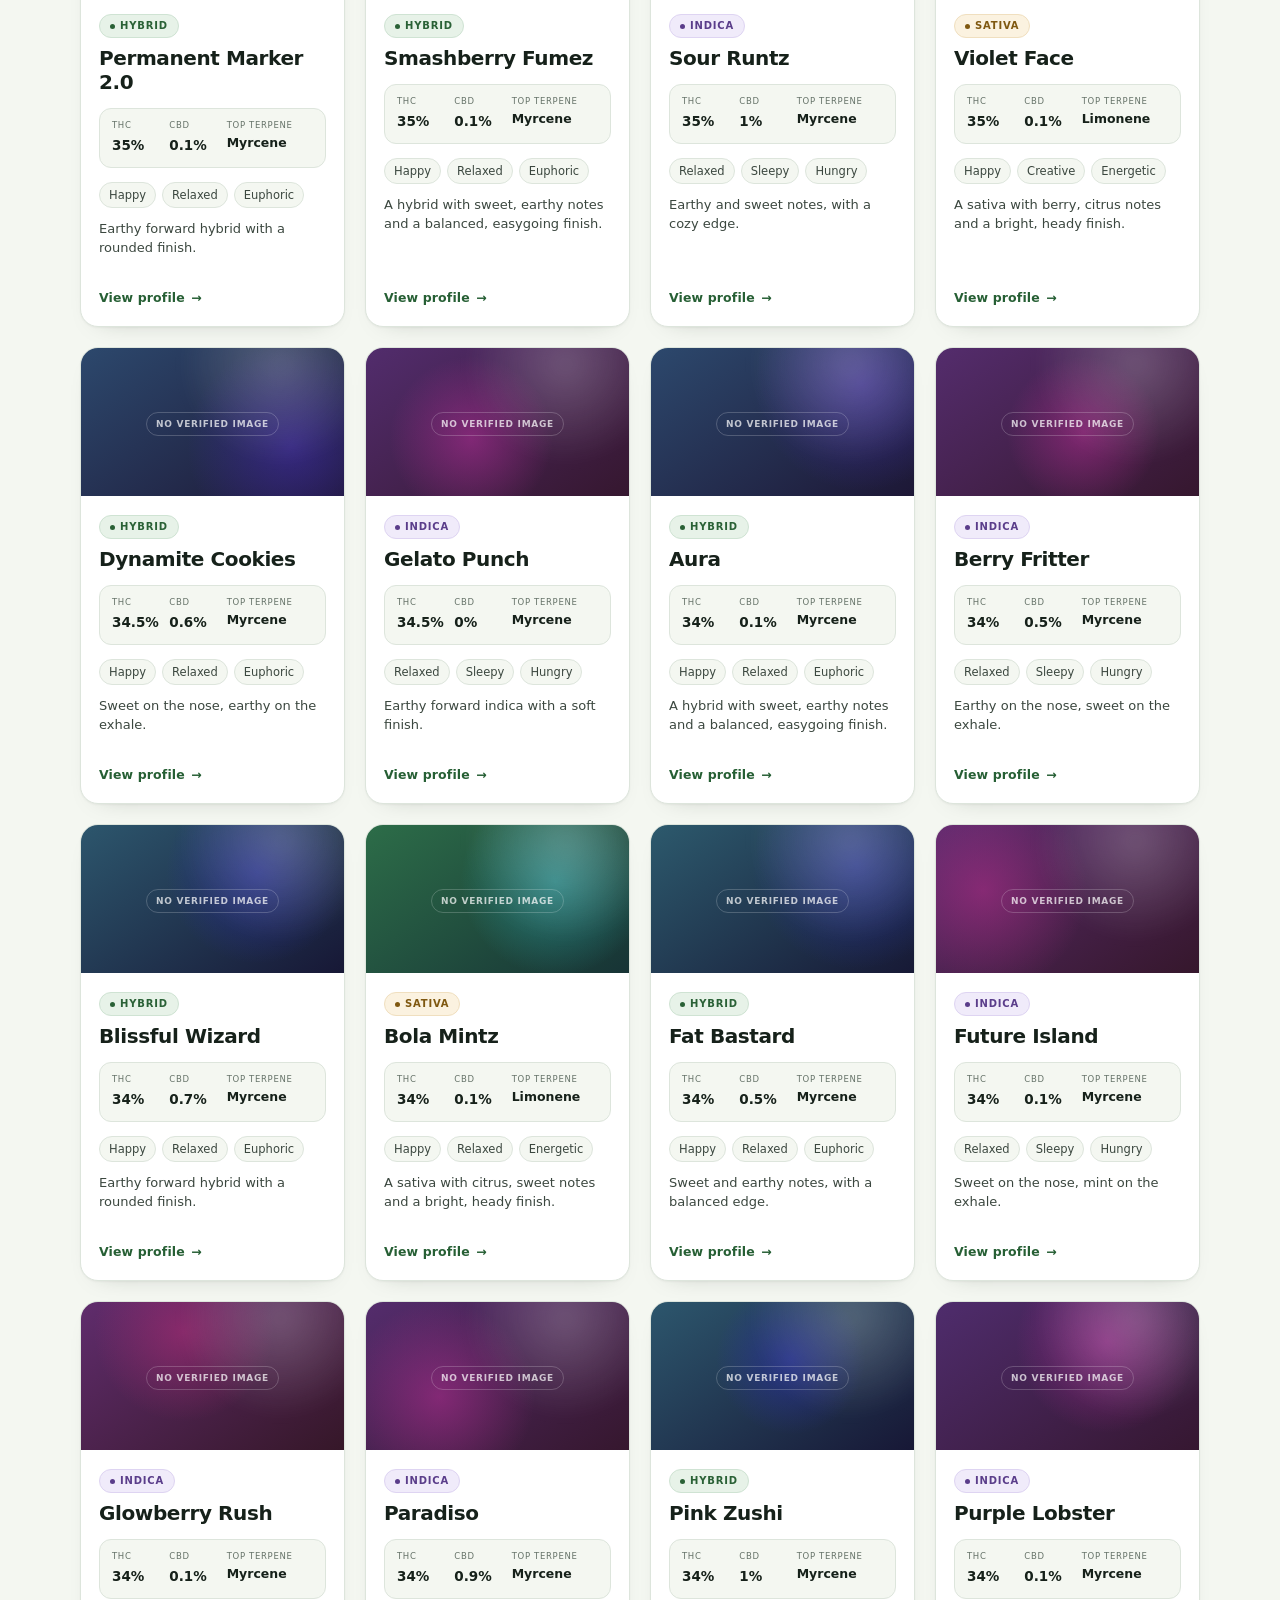
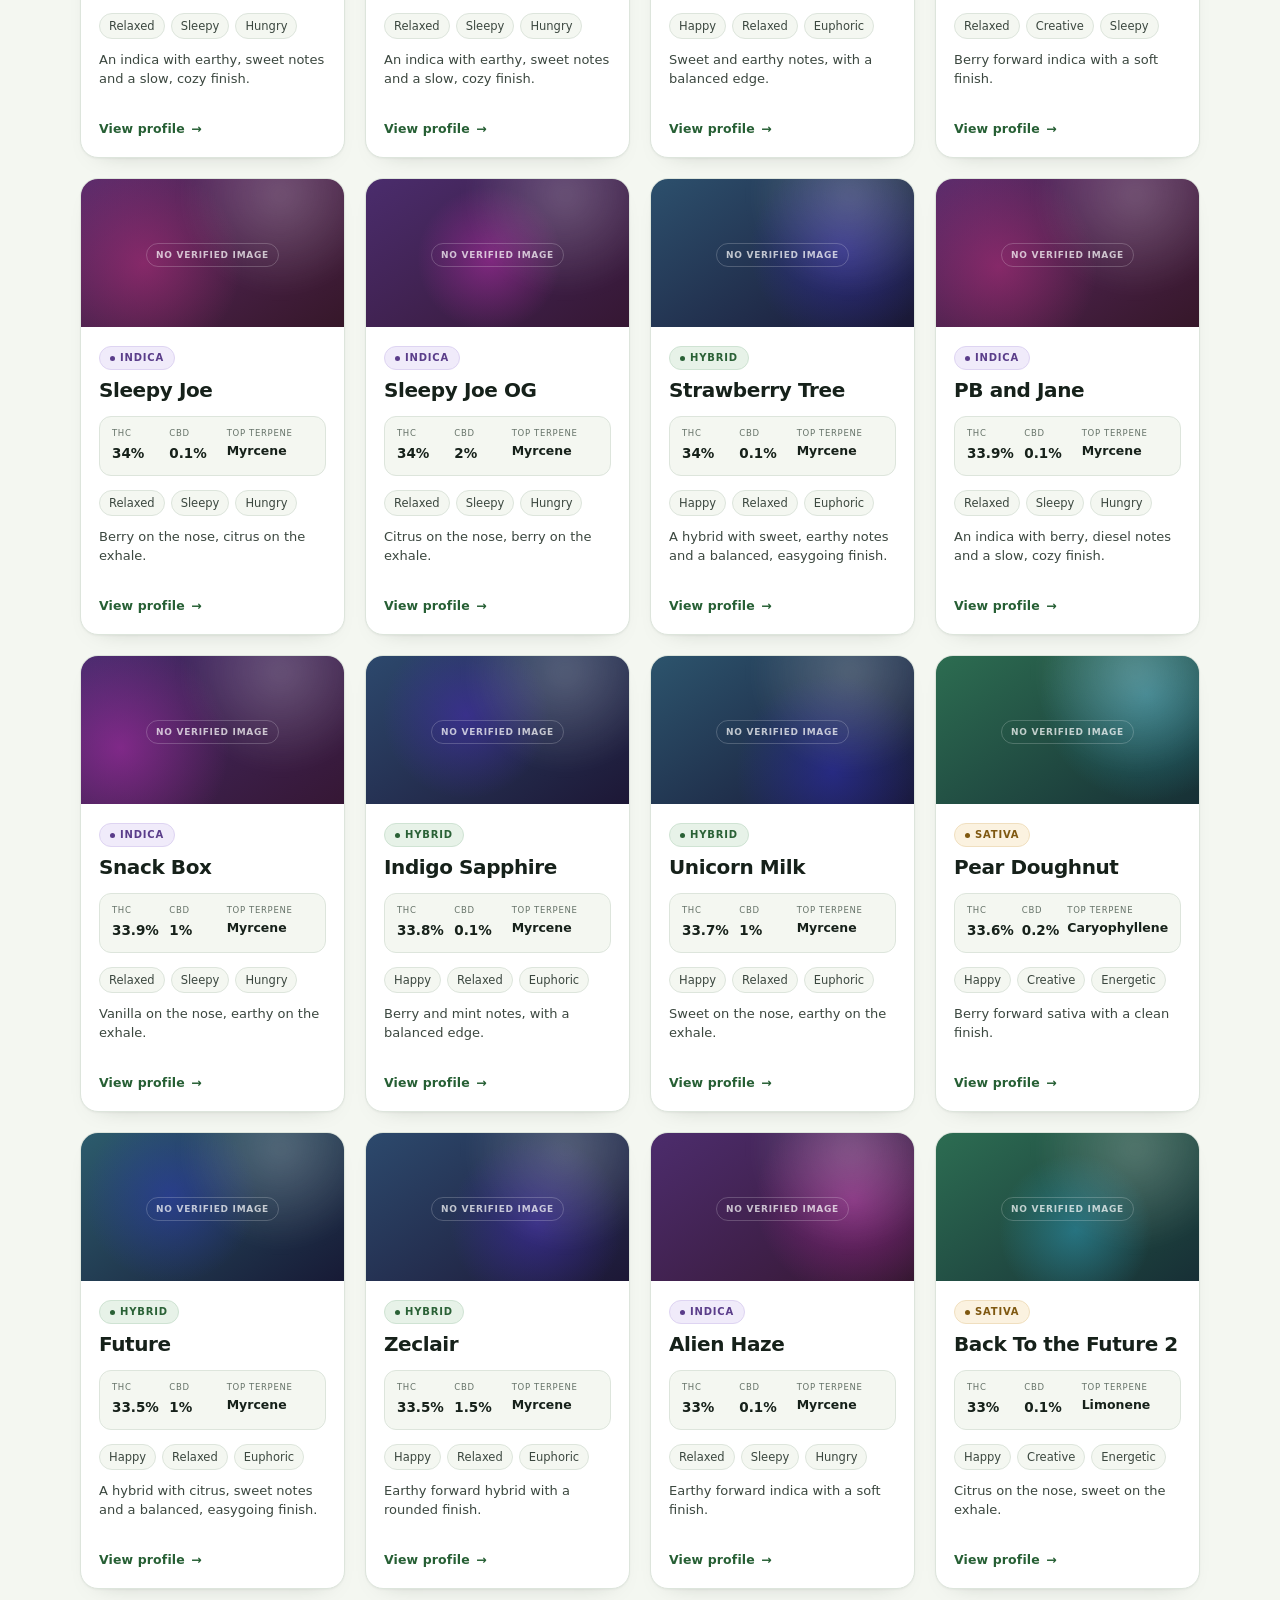
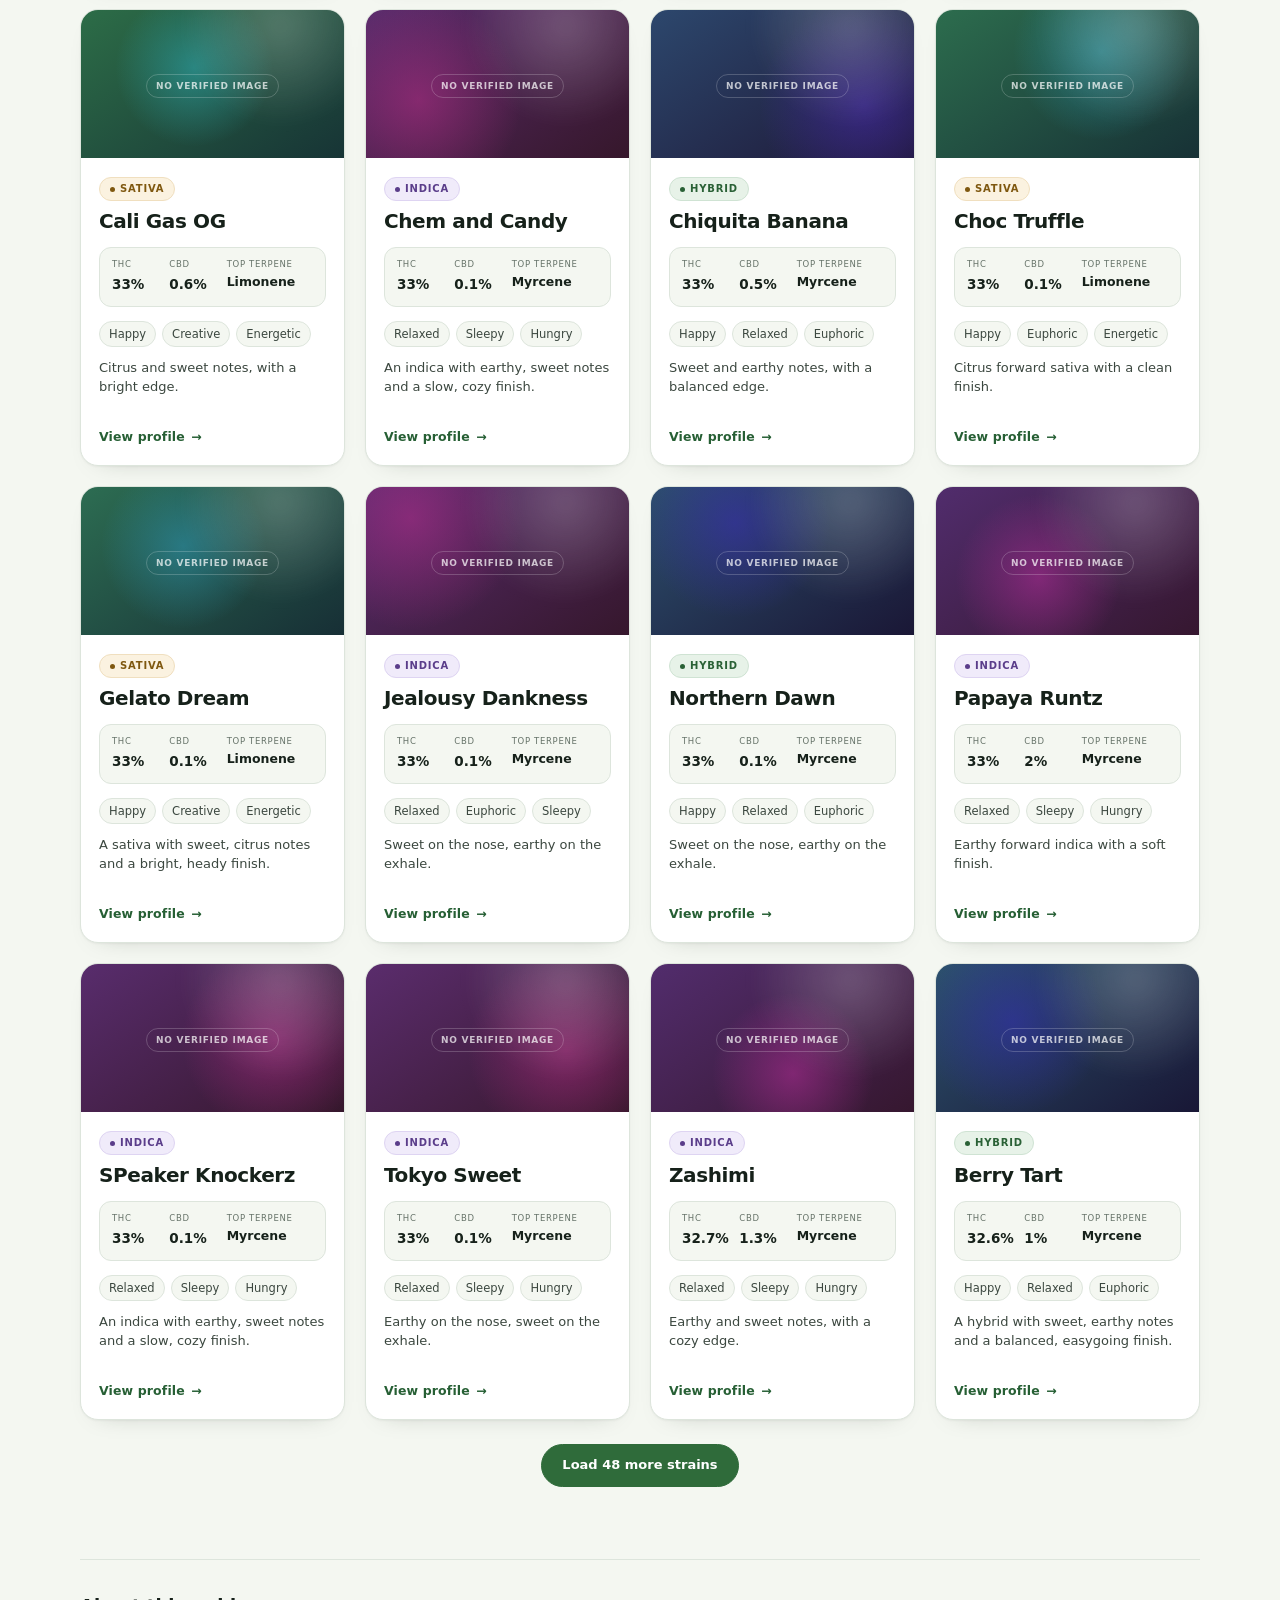
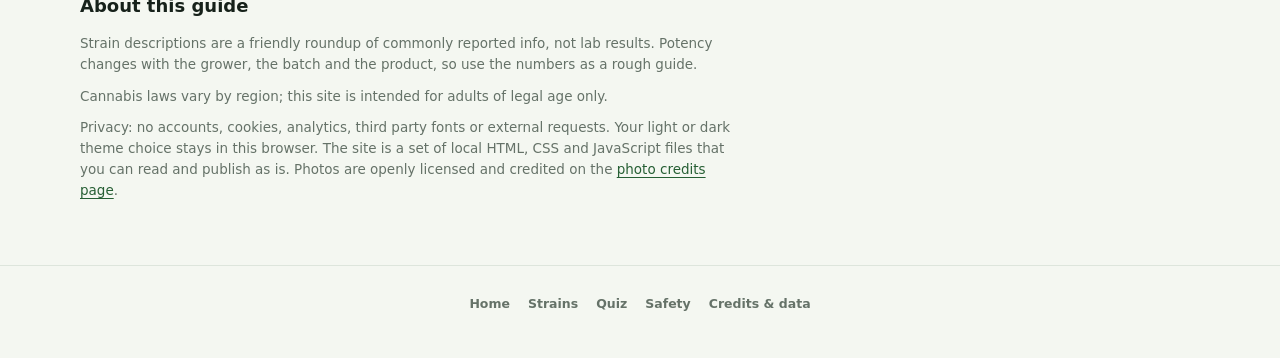
<file: strains.html>
<!DOCTYPE html>
<html lang="en">
<head>
  <meta charset="utf-8">
  <meta name="viewport" content="width=device-width, initial-scale=1">
  <title>Strain library | GanjaGuardian</title>
  <meta name="description" content="Browse over 12,000 cannabis strains in the GanjaGuardian guide. Search by name, effect or flavour, filter by type and sort by THC or CBD.">
  <meta name="theme-color" content="#ffffff" media="(prefers-color-scheme: light)">
  <meta name="theme-color" content="#111513" media="(prefers-color-scheme: dark)">
  <link rel="icon" href="assets/favicon.png" type="image/png">
  <link rel="apple-touch-icon" href="assets/app-icon-192.png">
  <link rel="manifest" href="manifest.webmanifest">
  <script src="assets/js/theme.js"></script>
  <link rel="stylesheet" href="assets/css/styles.css">
  <script src="assets/js/verified-photos.js" defer></script>
  <script src="assets/js/strains-extra.js" defer></script>
  <script src="assets/js/data.js" defer></script>
  <script src="assets/js/icons.js" defer></script>
  <script src="assets/js/ui.js" defer></script>
  <script src="assets/js/search.js" defer></script>
  <script src="assets/js/library.js" defer></script>
  <script>
    try {
      if (window.localStorage.getItem('gg-age-ok') === 'true') {
        document.documentElement.classList.add('age-ok');
      }
    } catch (error) {}
  </script>
  <script src="assets/js/age-gate.js" defer></script>
</head>
<body>
  <div class="age-gate" id="age-gate" role="dialog" aria-modal="true" aria-labelledby="age-gate-title" aria-describedby="age-gate-copy">
    <div class="age-gate__card">
      <img class="age-gate__mark" src="assets/pfp-mark.png" alt="" width="52" height="52">
      <p class="eyebrow">GanjaGuardian</p>
      <h2 id="age-gate-title">Are you 18 or older?</h2>
       <p id="age-gate-copy">This site contains cannabis strain information and harm reduction guides. It is for adults of legal age only.</p>
      <p class="age-gate__legal">By entering, you confirm you are old enough to view cannabis content where you live.</p>
      <div class="age-gate__actions">
        <button class="button" id="age-gate-yes" type="button">Yes, enter</button>
        <a class="button button--ghost" href="https://www.google.com/">No, leave</a>
      </div>
      <p class="age-gate__note">No account and no tracking. Your answer stays in this browser.</p>
    </div>
  </div>

  <a class="skip-link" href="#main">Skip to content</a>

  <header class="site-header">
    <div class="wrap site-header__inner">
      <a class="brand" href="index.html">
        <img class="brand__mark brand__mark--pfp" src="assets/pfp-mark.png" alt="" width="30" height="30">
        <span class="brand__name">GanjaGuardian</span>
      </a>
      <nav class="site-nav" aria-label="Primary">
        <a class="site-nav__link" href="index.html">Home</a>
        <a class="site-nav__link is-active" href="strains.html" aria-current="page">Strains</a>
        <a class="site-nav__link" href="quiz.html">Quiz</a>
        <a class="site-nav__link" href="safety.html">Safety</a>
      </nav>
    </div>
  </header>

  <main id="main">
    <section class="wrap page-intro" aria-labelledby="library-title">
      <p class="eyebrow">Strain library</p>
      <h1 id="library-title">Strain library</h1>
      <p class="lede">
        Every strain in the guide, all 12,000+ of them, with effects, flavours and the details people
        actually talk about.
      </p>
    </section>

    <section class="wrap library" aria-labelledby="search-heading">
      <h2 id="search-heading" class="sr-only">Search and filter strains</h2>

      <div class="library-controls">
        <form class="toolbar" role="search" id="strain-search-form" novalidate>
        <div class="search-field">
          <span class="icon search-field__icon" data-icon="search"></span>
          <label class="sr-only" for="strain-search">Search strains by name, classification, effect, flavour or terpene</label>
          <input
            id="strain-search"
            name="q"
            type="search"
            placeholder="Search strains, effects, flavours…"
            autocomplete="off"
            spellcheck="false"
          >
        </div>

        <div class="toolbar__group">
          <label class="field-label" for="strain-sort">Sort</label>
          <select id="strain-sort" name="sort">
            <option value="thc-desc">THC %: high to low</option>
            <option value="thc-asc">THC %: low to high</option>
            <option value="cbd-desc">CBD %: high to low</option>
            <option value="cbd-asc">CBD %: low to high</option>
            <option value="name-asc">Name: A to Z</option>
            <option value="name-desc">Name: Z to A</option>
          </select>
        </div>
      </form>

      <div class="chips" role="group" aria-label="Filter by classification">
        <button class="chip is-selected" type="button" data-type="all" aria-pressed="true">All</button>
        <button class="chip" type="button" data-type="Indica" aria-pressed="false">Indica</button>
        <button class="chip" type="button" data-type="Sativa" aria-pressed="false">Sativa</button>
        <button class="chip" type="button" data-type="Hybrid" aria-pressed="false">Hybrid</button>
      </div>
      </div>

      <p class="results-line" id="results-line" role="status" aria-live="polite">Loading strain profiles…</p>

      <ul class="card-grid" id="strain-grid" aria-label="Strain profiles"></ul>

      <div class="load-more">
        <button class="button" type="button" id="load-more" hidden>Load more strains</button>
      </div>

      <div class="empty-state" id="empty-state" hidden>
        <h2 class="empty-state__title">No strains match</h2>
        <p class="muted">Try a different name, effect or flavour, or reset the filters.</p>
        <button class="button" type="button" id="reset-filters">Reset filters</button>
      </div>

      <noscript>
        <p class="noscript-note">This library needs JavaScript to filter the strain data. All content is bundled locally in this folder.</p>
      </noscript>
    </section>

    <section class="wrap about-data" id="about-data" aria-labelledby="about-data-title">
      <h2 id="about-data-title">About this guide</h2>
      <p>
        Strain descriptions are a friendly roundup of commonly reported info, not lab results.
        Potency changes with the grower, the batch and the product, so use the numbers as a rough
        guide.
      </p>
      <p>
        Cannabis laws vary by region; this site is intended for adults of legal age only.
      </p>
      <p class="source-note">
        Privacy: no accounts, cookies, analytics, third party fonts or external requests. Your light or dark theme choice stays in this browser. The site is a set of
        local HTML, CSS and JavaScript files that you can read and publish as is. Photos are openly licensed
        and credited on the <a href="credits.html">photo credits page</a>.
      </p>
    </section>
  </main>

  <footer class="site-footer">
    <div class="wrap site-footer__inner">
      <p class="site-footer__links">
        <a href="index.html">Home</a>
        <a href="strains.html">Strains</a>
        <a href="quiz.html">Quiz</a>
        <a href="safety.html">Safety</a>
        <a href="credits.html">Credits &amp; data</a>
      </p>
    </div>
  </footer>
</body>
</html>
</file>
<file: assets/css/styles.css>
/* ==========================================================================
   GanjaGuardian shared styles
   Clean, information-first reference UI. No external fonts or assets.
   ========================================================================== */

:root {
  color-scheme: light;

  --bg: #f4f7f1;
  --surface: #ffffff;
  --surface-soft: #edf3ea;
  --ink: #16211a;
  --ink-2: #3b473f;
  --muted: #657268;
  --line: #dde5dc;
  --line-strong: #c6d3c8;
  --photo-credit-bg: rgba(255, 255, 255, 0.92);
  --photo-credit-text: #263129;
  --header-bg: rgba(255, 255, 255, 0.9);

  --green: #2f6b3a;
  --green-text: #265f34;
  --green-soft: #e9f2e9;
  --teal: #0f6f66;
  --focus: #0b5cad;

  --terp-myrcene: #1f4e79;
  --terp-limonene: #a87d00;
  --terp-caryophyllene: #a3266b;
  --terp-pinene: #0f6f5f;
  --terp-terpinolene: #5b4b8a;
  --terp-humulene: #7a4b2a;

  --diamond-blue: #1f4e79;
  --diamond-magenta: #a3266b;
  --diamond-yellow: #8a6a00;

  --radius-card: 14px;
  --radius-lg: 20px;
  --radius-xl: 28px;
  --radius-pill: 999px;
  --maxw: 1120px;

  --shadow-sm: 0 1px 2px rgba(22, 33, 26, 0.04), 0 10px 24px -20px rgba(22, 33, 26, 0.35);
  --shadow-md: 0 18px 40px -26px rgba(22, 33, 26, 0.35);
  --shadow-lg: 0 30px 70px -40px rgba(22, 33, 26, 0.45);

  --font: system-ui, -apple-system, "Segoe UI", Roboto, "Helvetica Neue", Arial, sans-serif;
}

:root[data-theme="dark"] {
  color-scheme: dark;

  --bg: #0d120f;
  --surface: #151d17;
  --surface-soft: #1e2821;
  --ink: #edf2ed;
  --ink-2: #cfd9d1;
  --muted: #a3afa7;
  --line: #27332b;
  --line-strong: #3b4a40;
  --photo-credit-bg: rgba(13, 18, 15, 0.88);
  --photo-credit-text: #edf2ed;
  --header-bg: rgba(13, 18, 15, 0.9);

  --green: #3d7a49;
  --green-text: #8fce9b;
  --green-soft: #1c2a1f;
  --teal: #5fc4b8;
  --focus: #7cb8ff;

  --terp-myrcene: #82b4e0;
  --terp-limonene: #d4af37;
  --terp-caryophyllene: #e07ab0;
  --terp-pinene: #5fc4b8;
  --terp-terpinolene: #a99add;
  --terp-humulene: #c99a73;

  --diamond-blue: #2b6396;
  --diamond-magenta: #b0397d;
  --diamond-yellow: #8a6a00;

  --shadow-sm: 0 1px 2px rgba(0, 0, 0, 0.25), 0 12px 28px -22px rgba(0, 0, 0, 0.7);
  --shadow-md: 0 20px 48px -30px rgba(0, 0, 0, 0.8);
  --shadow-lg: 0 34px 80px -46px rgba(0, 0, 0, 0.9);
}

@media (prefers-color-scheme: dark) {
  :root:not([data-theme="light"]) {
    color-scheme: dark;

    --bg: #0d120f;
    --surface: #151d17;
    --surface-soft: #1e2821;
    --ink: #edf2ed;
    --ink-2: #cfd9d1;
    --muted: #a3afa7;
    --line: #27332b;
    --line-strong: #3b4a40;
    --photo-credit-bg: rgba(13, 18, 15, 0.88);
    --photo-credit-text: #edf2ed;
    --header-bg: rgba(13, 18, 15, 0.9);

    --green: #3d7a49;
    --green-text: #8fce9b;
    --green-soft: #1c2a1f;
    --teal: #5fc4b8;
    --focus: #7cb8ff;

    --terp-myrcene: #82b4e0;
    --terp-limonene: #d4af37;
    --terp-caryophyllene: #e07ab0;
    --terp-pinene: #5fc4b8;
    --terp-terpinolene: #a99add;
    --terp-humulene: #c99a73;

    --diamond-blue: #2b6396;
    --diamond-magenta: #b0397d;
    --diamond-yellow: #8a6a00;

    --shadow-sm: 0 1px 2px rgba(0, 0, 0, 0.25), 0 12px 28px -22px rgba(0, 0, 0, 0.7);
    --shadow-md: 0 20px 48px -30px rgba(0, 0, 0, 0.8);
    --shadow-lg: 0 34px 80px -46px rgba(0, 0, 0, 0.9);
  }
}

*,
*::before,
*::after {
  box-sizing: border-box;
}

html {
  -webkit-text-size-adjust: 100%;
  background-color: var(--bg);
  color-scheme: light;
}

body {
  min-height: 100vh;
  margin: 0;
  background-color: var(--bg);
  background-image: radial-gradient(1100px 540px at 50% -260px, rgba(47, 107, 58, 0.12), transparent 70%);
  background-repeat: no-repeat;
  color: var(--ink);
  font-family: var(--font);
  font-size: 16px;
  line-height: 1.6;
  text-rendering: optimizeLegibility;
  -webkit-font-smoothing: antialiased;
  transition: background-color 0.18s ease, color 0.18s ease;
}

:root[data-theme="dark"] body {
  background-image: radial-gradient(1100px 540px at 50% -260px, rgba(61, 122, 73, 0.18), transparent 70%);
}

@media (prefers-color-scheme: dark) {
  :root:not([data-theme="light"]) body {
    background-image: radial-gradient(1100px 540px at 50% -260px, rgba(61, 122, 73, 0.18), transparent 70%);
  }
}

h1,
h2,
h3,
h4,
p,
dl,
dd,
figure,
blockquote {
  margin: 0;
}

img {
  max-width: 100%;
  height: auto;
}

ul,
ol {
  margin: 0;
  padding: 0;
  list-style: none;
}

a {
  color: inherit;
  text-decoration-thickness: 1px;
  text-underline-offset: 3px;
}

button,
input,
select {
  font: inherit;
  color: inherit;
}

button {
  background: none;
}

[hidden] {
  display: none !important;
}

:where(a, button, input, select, summary):focus-visible {
  outline: 2px solid var(--focus);
  outline-offset: 2px;
}

.wrap {
  width: min(100% - 40px, var(--maxw));
  margin-inline: auto;
}

.sr-only {
  position: absolute !important;
  width: 1px !important;
  height: 1px !important;
  padding: 0 !important;
  margin: -1px !important;
  overflow: hidden !important;
  clip: rect(0 0 0 0) !important;
  clip-path: inset(50%) !important;
  white-space: nowrap !important;
  border: 0 !important;
}

.muted {
  color: var(--muted);
}

.source-note {
  font-size: 11.5px;
  line-height: 1.55;
  color: var(--muted);
}

.icon {
  display: inline-flex;
  flex: none;
  width: 20px;
  height: 20px;
  color: currentColor;
}

.icon svg {
  display: block;
  width: 100%;
  height: 100%;
}

.skip-link {
  position: fixed;
  top: 10px;
  left: 10px;
  z-index: 100;
  padding: 9px 14px;
  border-radius: var(--radius-pill);
  background: var(--ink);
  color: var(--bg);
  font-size: 13px;
  text-decoration: none;
  transform: translateY(-200%);
}

.skip-link:focus-visible {
  transform: none;
}

/* --------------------------------------------------------------------------
   Header and footer
   -------------------------------------------------------------------------- */

.site-header {
  position: sticky;
  top: 0;
  z-index: 50;
  border-bottom: 1px solid var(--line);
  background: var(--header-bg);
  backdrop-filter: blur(14px);
}

.site-header__inner {
  display: flex;
  align-items: center;
  justify-content: space-between;
  gap: 24px;
  min-height: 74px;
}

.brand {
  display: inline-flex;
  align-items: center;
  gap: 10px;
  color: var(--ink);
  font-size: 16px;
  font-weight: 700;
  letter-spacing: -0.02em;
  text-decoration: none;
}

.brand__mark {
  width: 30px;
  height: 30px;
  color: var(--green-text);
}

.brand__mark--pfp {
  background: transparent;
  object-fit: contain;
}

.site-header__right {
  display: flex;
  align-items: center;
  gap: 8px;
  margin-left: auto;
}

.theme-toggle {
  display: inline-flex;
  flex: none;
  align-items: center;
  justify-content: center;
  width: 36px;
  height: 36px;
  padding: 0;
  border: 1px solid var(--line);
  border-radius: 50%;
  background: var(--surface);
  color: var(--ink-2);
  cursor: pointer;
  box-shadow: var(--shadow-sm);
}

.theme-toggle:hover {
  border-color: var(--line-strong);
  color: var(--ink);
}

.theme-toggle:focus-visible {
  outline: 2px solid var(--focus);
  outline-offset: 2px;
}

.theme-toggle__icon {
  width: 18px;
  height: 18px;
}

.site-nav {
  display: flex;
  align-items: center;
  gap: 3px;
  padding: 4px;
  border: 1px solid var(--line);
  border-radius: var(--radius-pill);
  background: var(--surface-soft);
  font-size: 13px;
}

.site-nav__link {
  padding: 7px 14px;
  border: 0;
  border-radius: var(--radius-pill);
  color: var(--muted);
  font-weight: 500;
  text-decoration: none;
}

.site-nav__link:hover {
  color: var(--ink);
}

.site-nav__link.is-active {
  background: var(--surface);
  color: var(--ink);
  box-shadow: var(--shadow-sm);
}

.site-footer {
  margin-top: 64px;
  padding: 28px 0 44px;
  border-top: 1px solid var(--line);
  color: var(--muted);
  font-size: 12.5px;
}

.site-footer__inner {
  display: flex;
  flex-wrap: wrap;
  align-items: center;
  justify-content: center;
  gap: 12px 24px;
}

.site-footer a {
  color: var(--muted);
}

.site-footer a:hover {
  color: var(--ink);
}

/* --------------------------------------------------------------------------
   Library intro, search and cards
   -------------------------------------------------------------------------- */

.page-intro {
  padding: 56px 0 28px;
}

.eyebrow {
  margin-bottom: 10px;
  color: var(--green-text);
  font-size: 10.5px;
  font-weight: 600;
  letter-spacing: 0.16em;
  text-transform: uppercase;
}

.page-intro h1 {
  font-size: clamp(32px, 4.4vw, 46px);
  font-weight: 700;
  letter-spacing: -0.035em;
  line-height: 1.08;
}

.lede {
  max-width: 68ch;
  margin-top: 14px;
  color: var(--muted);
  font-size: 15.5px;
}

.library {
  padding-bottom: 8px;
}
.library-controls {
  display: flex;
  flex-direction: column;
  gap: 12px;
  padding: 16px;
  border: 1px solid var(--line);
  border-radius: var(--radius-lg);
  background: var(--surface);
  box-shadow: var(--shadow-sm);
}

.toolbar {
  display: flex;
  flex-wrap: wrap;
  align-items: flex-end;
  justify-content: space-between;
  gap: 12px;
}

.search-field {
  position: relative;
  flex: 1 1 340px;
  min-width: 0;
}

.search-field__icon {
  position: absolute;
  top: 50%;
  left: 15px;
  width: 18px;
  height: 18px;
  color: var(--muted);
  pointer-events: none;
  transform: translateY(-50%);
}

.search-field input {
  width: 100%;
  padding: 13px 18px 13px 44px;
  border: 1px solid var(--line-strong);
  border-radius: var(--radius-pill);
  background: var(--bg);
  color: var(--ink);
  font-size: 14px;
}

.search-field input::placeholder {
  color: var(--muted);
  opacity: 1;
}

.search-field input:hover {
  border-color: var(--muted);
}

.search-field input:focus-visible {
  border-color: var(--green);
  outline: 2px solid var(--focus);
  outline-offset: 1px;
}

.search-suggestions {
  position: absolute;
  top: calc(100% + 6px);
  right: 0;
  left: 0;
  z-index: 40;
  max-height: min(360px, 60vh);
  padding: 6px;
  border: 1px solid var(--line-strong);
  border-radius: 16px;
  background: var(--surface);
  box-shadow: var(--shadow-md);
  overflow-y: auto;
}

.suggestion {
  display: flex;
  align-items: center;
  justify-content: space-between;
  gap: 12px;
  width: 100%;
  padding: 9px 11px;
  border: 0;
  border-radius: 10px;
  background: transparent;
  color: var(--ink);
  font: inherit;
  text-align: left;
  cursor: pointer;
}

.suggestion:hover,
.suggestion.is-active {
  background: var(--surface-soft);
}

.suggestion__body {
  display: flex;
  min-width: 0;
  flex-direction: column;
  gap: 2px;
}

.suggestion__name {
  overflow: hidden;
  font-size: 13.5px;
  font-weight: 600;
  text-overflow: ellipsis;
  white-space: nowrap;
}

.suggestion__name strong {
  color: var(--green-text);
  font-weight: 800;
}

.suggestion__meta {
  color: var(--muted);
  font-size: 11px;
  white-space: nowrap;
}

.suggestion__arrow {
  flex: none;
  color: var(--green-text);
  font-weight: 700;
}

.suggestion-empty {
  margin: 0;
  padding: 11px 12px;
  color: var(--muted);
  font-size: 12px;
}

.toolbar__group {
  display: flex;
  flex: 0 1 auto;
  flex-direction: column;
  gap: 5px;
}

.field-label {
  color: var(--muted);
  font-size: 10.5px;
  letter-spacing: 0.1em;
  text-transform: uppercase;
}

.toolbar select {
  padding: 11px 14px;
  border: 1px solid var(--line-strong);
  border-radius: 12px;
  background: var(--bg);
  color: var(--ink);
  font-size: 13.5px;
  cursor: pointer;
}

.toolbar select:hover {
  border-color: var(--muted);
}

.chips {
  display: flex;
  flex-wrap: wrap;
  gap: 8px;
  margin-top: 0;
}

.chip {
  padding: 7px 14px;
  border: 1px solid var(--line);
  border-radius: var(--radius-pill);
  background: var(--bg);
  color: var(--ink-2);
  font-size: 12.5px;
  line-height: 1.2;
  text-decoration: none;
  cursor: pointer;
  transition: background 0.15s ease, border-color 0.15s ease, color 0.15s ease;
}

.chip:hover {
  border-color: var(--ink-2);
  color: var(--ink);
}

.chip.is-selected {
  border-color: var(--ink);
  background: var(--ink);
  color: var(--bg);
}

.chip.is-selected:hover {
  color: var(--bg);
}

.chip--quiz {
  border-color: var(--green-text);
  color: var(--green-text);
  font-weight: 700;
}

.chip--quiz:hover {
  border-color: var(--green-text);
  background: var(--green-text);
  color: var(--bg);
}

.results-line {
  min-height: 1.4em;
  margin: 18px 2px 14px;
  color: var(--muted);
  font-size: 12.5px;
}

.load-more {
  display: flex;
  justify-content: center;
  padding: 24px 0 8px;
}

.load-more .button {
  margin-top: 0;
}

.card-grid {
  display: grid;
  grid-template-columns: repeat(auto-fill, minmax(260px, 1fr));
  gap: 20px;
}

.card-grid__item {
  display: flex;
}

.strain-card {
  position: relative;
  display: flex;
  flex-direction: column;
  width: 100%;
  padding: 18px;
  border: 1px solid var(--line);
  border-radius: 18px;
  background: var(--surface);
  box-shadow: var(--shadow-sm);
  overflow: hidden;
  transition: transform 0.2s ease, box-shadow 0.2s ease, border-color 0.2s ease;
}

.strain-card:hover {
  border-color: var(--line-strong);
  box-shadow: var(--shadow-md);
  transform: translateY(-3px);
}

.strain-card:focus-within {
  outline: 2px solid var(--focus);
  outline-offset: 2px;
}

.strain-card__media {
  position: relative;
  margin: -18px -18px 16px;
  aspect-ratio: 4 / 3;
  background: var(--line);
  overflow: hidden;
}

.strain-card__media--art {
  aspect-ratio: 16 / 9;
}

.strain-card__gallery {
  display: grid;
  grid-template-columns: 1.7fr 1fr;
  grid-template-rows: 1fr 1fr;
  gap: 2px;
  width: 100%;
  height: 100%;
}

.strain-card__gallery img {
  display: block;
  width: 100%;
  height: 100%;
  object-fit: cover;
  transition: transform 0.35s ease;
}

.strain-card__gallery img:first-child {
  grid-row: span 2;
}

.photo-count {
  position: absolute;
  top: 8px;
  right: 8px;
  padding: 3px 8px;
  border-radius: var(--radius-pill);
  background: rgba(17, 32, 21, 0.78);
  color: #fff;
  font-size: 10px;
  font-weight: 600;
  letter-spacing: 0.02em;
}

.strain-card__media img {
  display: block;
  width: 100%;
  height: 100%;
  object-fit: cover;
  transition: transform 0.35s ease;
}

.strain-card:hover .strain-card__media img {
  transform: scale(1.035);
}

.photo-credit {
  color: var(--muted);
  font-size: 10.5px;
  line-height: 1.45;
}

.photo-credit a {
  color: inherit;
}

.photo-credit--overlay {
  position: absolute;
  bottom: 8px;
  left: 8px;
  max-width: calc(100% - 16px);
  padding: 2px 7px;
  border-radius: var(--radius-pill);
  background: var(--photo-credit-bg);
  color: var(--photo-credit-text);
  font-size: 10px;
  overflow: hidden;
  text-overflow: ellipsis;
  white-space: nowrap;
}

.strain-card__head {
  display: flex;
  align-items: flex-start;
  gap: 12px;
}

.strain-card__heading {
  min-width: 0;
}

.badge {
  display: inline-flex;
  align-items: center;
  gap: 5px;
  padding: 4px 10px;
  border: 1px solid transparent;
  border-radius: var(--radius-pill);
  background: var(--surface-soft);
  color: var(--ink-2);
  font-size: 10px;
  font-weight: 600;
  letter-spacing: 0.08em;
  line-height: 1.4;
  text-transform: uppercase;
}

.badge::before {
  content: "";
  width: 5px;
  height: 5px;
  border-radius: 50%;
  background: currentColor;
}

.badge--indica {
  border-color: #ded4f2;
  background: #f0ebfa;
  color: #5a3d8a;
}

.badge--sativa {
  border-color: #f0dfbf;
  background: #fbf2e0;
  color: #7f5810;
}

.badge--hybrid {
  border-color: #cfe3d3;
  background: #e7f2e8;
  color: #2a6136;
}

:root[data-theme="dark"] .badge--indica {
  border-color: rgba(178, 147, 232, 0.35);
  background: rgba(139, 104, 200, 0.2);
  color: #d4c1f5;
}

:root[data-theme="dark"] .badge--sativa {
  border-color: rgba(231, 180, 89, 0.35);
  background: rgba(214, 158, 60, 0.2);
  color: #f2ce86;
}

:root[data-theme="dark"] .badge--hybrid {
  border-color: rgba(126, 191, 139, 0.35);
  background: rgba(82, 150, 99, 0.2);
  color: #b0e2b9;
}

@media (prefers-color-scheme: dark) {
  :root:not([data-theme="light"]) .badge--indica {
    border-color: rgba(178, 147, 232, 0.35);
    background: rgba(139, 104, 200, 0.2);
    color: #d4c1f5;
  }

  :root:not([data-theme="light"]) .badge--sativa {
    border-color: rgba(231, 180, 89, 0.35);
    background: rgba(214, 158, 60, 0.2);
    color: #f2ce86;
  }

  :root:not([data-theme="light"]) .badge--hybrid {
    border-color: rgba(126, 191, 139, 0.35);
    background: rgba(82, 150, 99, 0.2);
    color: #b0e2b9;
  }
}

.strain-card__title {
  margin-top: 8px;
  font-size: 20px;
  font-weight: 700;
  letter-spacing: -0.02em;
  line-height: 1.2;
}

.strain-card__link {
  color: var(--ink);
  text-decoration: none;
}

.strain-card__link::after {
  content: "";
  position: absolute;
  inset: 0;
  border-radius: inherit;
}

.strain-card__link:hover {
  text-decoration: underline;
}

.strain-card__link:focus-visible {
  outline: none;
}

.strain-card__alias {
  margin-top: 3px;
  overflow: hidden;
  font-size: 12px;
  text-overflow: ellipsis;
  white-space: nowrap;
}

.stat-row {
  display: grid;
  grid-template-columns: 0.8fr 0.8fr 1.4fr;
  gap: 8px;
  margin-top: 14px;
  padding: 10px 12px;
  border: 1px solid var(--line);
  border-radius: 12px;
  background: var(--bg);
}

.stat dt {
  color: var(--muted);
  font-size: 8.5px;
  letter-spacing: 0.08em;
  text-transform: uppercase;
}

.stat dd {
  margin: 2px 0 0;
  color: var(--ink);
  font-size: 13.5px;
  font-weight: 700;
  overflow-wrap: normal;
}

.stat:last-child dd {
  font-size: 12.5px;
  font-weight: 600;
  line-height: 1.25;
}

.tag-list {
  display: flex;
  flex-wrap: wrap;
  gap: 6px;
  margin: 14px 0 12px;
}

.tag {
  padding: 3px 9px;
  border: 1px solid var(--line);
  border-radius: var(--radius-pill);
  background: var(--bg);
  color: var(--ink-2);
  font-size: 11.5px;
}

.tag--muted {
  color: var(--muted);
}

.card-fact {
  display: -webkit-box;
  min-height: 54px;
  margin: 0 0 14px;
  padding-left: 10px;
  border-left: 2px solid var(--green);
  color: var(--muted);
  font-size: 12px;
  line-height: 1.5;
  overflow: hidden;
  -webkit-box-orient: vertical;
  -webkit-line-clamp: 3;
}

.card-tagline {
  display: -webkit-box;
  min-height: 54px;
  margin: 0 0 14px;
  color: var(--ink-2);
  font-size: 13px;
  line-height: 1.45;
  overflow: hidden;
  -webkit-box-orient: vertical;
  -webkit-line-clamp: 3;
}

.card-fact .icon {
  width: 13px;
  height: 13px;
  margin-right: 3px;
  color: var(--green-text);
  vertical-align: -2px;
}

.card-cta {
  margin-top: auto;
  color: var(--green-text);
  font-size: 12.5px;
  font-weight: 700;
  letter-spacing: 0.01em;
}

.card-cta__arrow {
  margin-left: 2px;
}

.empty-state {
  padding: 46px 24px;
  border: 1px solid var(--line);
  border-radius: var(--radius-lg);
  background: var(--surface);
  box-shadow: var(--shadow-sm);
  text-align: center;
}

.empty-state__title {
  margin-bottom: 6px;
  font-size: 19px;
  font-weight: 700;
}

.button {
  display: inline-flex;
  align-items: center;
  justify-content: center;
  margin-top: 16px;
  padding: 10px 20px;
  border: 1px solid var(--green);
  border-radius: var(--radius-pill);
  background: var(--green);
  color: #ffffff;
  font-size: 13px;
  font-weight: 600;
  text-decoration: none;
  cursor: pointer;
  transition: background 0.15s ease, border-color 0.15s ease;
}

.button:hover {
  border-color: #24522d;
  background: #24522d;
}

.noscript-note {
  max-width: 70ch;
  margin-top: 20px;
  padding: 14px 16px;
  border: 1px solid var(--line-strong);
  border-radius: var(--radius-card);
  color: var(--muted);
  font-size: 13px;
}

.about-data {
  margin-top: 56px;
  padding-top: 32px;
  border-top: 1px solid var(--line);
}

.about-data h2 {
  margin-bottom: 12px;
  font-size: 18px;
  font-weight: 600;
}

.about-data p {
  max-width: 76ch;
  margin-bottom: 10px;
  color: var(--muted);
  font-size: 13.5px;
}

.about-data a {
  color: var(--green-text);
}

/* --------------------------------------------------------------------------
   Homepage
   -------------------------------------------------------------------------- */

.home-hero {
  position: relative;
  display: grid;
  grid-template-columns: minmax(0, 1.05fr) minmax(0, 0.95fr);
  align-items: center;
  gap: 40px;
  margin-top: 28px;
  padding: 48px;
  border: 1px solid var(--line);
  border-radius: var(--radius-xl);
  background: var(--surface);
  box-shadow: var(--shadow-md);
  overflow: hidden;
}

.home-hero::before {
  content: "";
  position: absolute;
  top: -220px;
  right: -180px;
  width: 560px;
  height: 560px;
  border-radius: 50%;
  background: var(--green-soft);
  opacity: 0.85;
  pointer-events: none;
}

.home-hero > * {
  position: relative;
  z-index: 1;
}

.home-hero__body {
  min-width: 0;
}

.home-hero h1 {
  max-width: 12ch;
  font-size: clamp(38px, 5.2vw, 58px);
  font-weight: 800;
  letter-spacing: -0.04em;
  line-height: 1.02;
}

.home-hero .lede {
  max-width: 54ch;
  margin-top: 18px;
  font-size: 16px;
}

.home-search {
  display: flex;
  align-items: stretch;
  gap: 8px;
  max-width: 620px;
  margin-top: 26px;
}

.home-search .search-field {
  flex: 1 1 280px;
}

.home-search .button {
  flex: none;
  margin-top: 0;
  padding: 13px 24px;
}

.home-hero__links {
  display: flex;
  flex-wrap: wrap;
  align-items: center;
  gap: 8px;
  margin-top: 18px;
}

.home-hero__links-label {
  margin-right: 2px;
  color: var(--muted);
  font-size: 10.5px;
  letter-spacing: 0.1em;
  text-transform: uppercase;
}

a.chip {
  text-decoration: none;
}

.home-stats {
  display: flex;
  flex-wrap: wrap;
  gap: 10px;
  margin-top: 30px;
  padding: 0;
  border: 0;
}

.home-stats li {
  display: flex;
  flex-direction: column;
  gap: 1px;
  padding: 10px 14px;
  border: 1px solid var(--line);
  border-radius: 14px;
  background: var(--bg);
  color: var(--muted);
  font-size: 11px;
  line-height: 1.4;
}

.home-stats__value {
  color: var(--ink);
  font-size: 20px;
  font-weight: 800;
  letter-spacing: -0.02em;
}

.home-hero__media {
  min-width: 0;
  margin: 0;
}

.hero-collage {
  display: grid;
  grid-template-columns: 1.25fr 0.85fr;
  grid-template-rows: 1fr 1fr;
  gap: 10px;
  min-height: 420px;
}

.hero-collage figure {
  margin: 0;
  border-radius: 16px;
  background: var(--line);
  box-shadow: var(--shadow-sm);
  overflow: hidden;
}

.hero-collage__main {
  grid-row: span 2;
}

.hero-collage img {
  display: block;
  width: 100%;
  height: 100%;
  object-fit: cover;
  transition: transform 0.5s ease;
}

.hero-collage figure:hover img {
  transform: scale(1.03);
}

.home-hero__media .photo-credit {
  margin-top: 10px;
  text-align: right;
}

.home-section {
  padding: 52px 0;
  border-top: 1px solid var(--line);
}

.section-heading-row {
  display: flex;
  flex-wrap: wrap;
  align-items: flex-end;
  justify-content: space-between;
  gap: 12px 24px;
  margin-bottom: 22px;
}

.section-heading-row .eyebrow {
  margin-bottom: 6px;
}

.home-section h2 {
  font-size: clamp(24px, 3vw, 30px);
  font-weight: 700;
  letter-spacing: -0.025em;
  line-height: 1.15;
}

.home-section > .wrap > .eyebrow {
  margin-bottom: 6px;
}

.owner-picks__grid {
  display: grid;
  grid-template-columns: repeat(3, minmax(0, 1fr));
  gap: 12px;
}

.owner-pick {
  min-width: 0;
}

.owner-pick__link {
  display: flex;
  align-items: flex-start;
  gap: 14px;
  height: 100%;
  padding: 18px;
  border: 1px solid var(--line);
  border-radius: 16px;
  background: var(--surface);
  box-shadow: var(--shadow-sm);
  text-decoration: none;
  transition: transform 0.18s ease, border-color 0.18s ease, box-shadow 0.18s ease;
}

.owner-pick__link:hover {
  transform: translateY(-2px);
  border-color: var(--line-strong);
  box-shadow: var(--shadow-md);
}

.owner-pick__rank {
  color: var(--green-text);
  font-size: 30px;
  font-weight: 800;
  letter-spacing: -0.05em;
  line-height: 1;
}

.owner-pick__body {
  min-width: 0;
  flex: 1 1 auto;
}

.owner-pick__title {
  margin-top: 8px;
  color: var(--ink);
  font-size: 20px;
  font-weight: 700;
  letter-spacing: -0.025em;
  line-height: 1.15;
}

.owner-pick__tagline {
  margin-top: 6px;
  color: var(--muted);
  font-size: 12.5px;
  line-height: 1.5;
}

.owner-pick__meta {
  margin-top: 10px;
  color: var(--ink-2);
  font-size: 11.5px;
  font-weight: 600;
}

.owner-pick__arrow {
  align-self: center;
  color: var(--green-text);
  font-size: 18px;
}

.safety-compare {
  display: grid;
  grid-template-columns: repeat(2, minmax(0, 1fr));
  gap: 16px;
}

.safety-group {
  min-width: 0;
  padding: 14px;
  border: 1px solid var(--line);
  border-radius: 18px;
  background: var(--surface);
  box-shadow: var(--shadow-sm);
}

.safety-group__head {
  margin-bottom: 10px;
}

.safety-group__head h3 {
  margin: 0;
  color: var(--ink);
  font-size: 14px;
  font-weight: 700;
  letter-spacing: -0.01em;
}

.safety-pair {
  display: grid;
  grid-template-columns: repeat(2, minmax(0, 1fr));
  gap: 10px;
}

.safety-photo,
.safety-check,
.safety-more__item {
  position: relative;
  min-width: 0;
}

.safety-photo__frame,
.safety-check__frame {
  position: relative;
  overflow: hidden;
  border-radius: 14px;
  background: var(--surface-soft);
}

.safety-photo__frame {
  aspect-ratio: 1 / 1;
}

.safety-check__frame {
  aspect-ratio: 4 / 3;
}

.safety-photo__frame img,
.safety-check__frame img {
  display: block;
  width: 100%;
  height: 100%;
  object-fit: cover;
}

.safety-photo__tag {
  position: absolute;
  left: 8px;
  bottom: 8px;
  z-index: 1;
  padding: 3px 8px;
  border-radius: var(--radius-pill);
  background: rgba(16, 29, 19, 0.82);
  color: #fff;
  font-size: 11px;
  font-weight: 700;
  letter-spacing: 0.02em;
}

.safety-info {
  position: absolute;
  top: 8px;
  right: 8px;
  z-index: 4;
  display: grid;
  width: 26px;
  height: 26px;
  padding: 0;
  place-items: center;
  border: 1px solid rgba(255, 255, 255, 0.5);
  border-radius: 50%;
  background: rgba(16, 29, 19, 0.78);
  color: #fff;
  cursor: help;
  font-family: inherit;
  line-height: 1;
  transition: background 0.18s ease, border-color 0.18s ease, transform 0.18s ease;
}

.safety-info:hover,
.safety-info:focus-visible {
  border-color: #fff;
  background: rgba(16, 29, 19, 0.94);
  transform: scale(1.06);
}

.safety-info:focus-visible {
  outline: 2px solid #fff;
  outline-offset: 2px;
}

.safety-info__mark {
  display: block;
  font-size: 11px;
  font-style: normal;
  font-weight: 700;
  line-height: 1;
}

.safety-tip {
  position: absolute;
  top: calc(100% + 6px);
  right: 0;
  left: 0;
  z-index: 12;
  padding: 9px 11px;
  border: 1px solid var(--line);
  border-radius: 10px;
  background: var(--surface);
  color: var(--ink-2);
  box-shadow: var(--shadow-md);
  font-size: 11.5px;
  line-height: 1.45;
  opacity: 0;
  pointer-events: none;
  transform: translateY(-4px);
  transition: opacity 0.16s ease, transform 0.16s ease, visibility 0.16s ease;
  visibility: hidden;
}

.safety-info:hover + .safety-tip,
.safety-info:focus + .safety-tip,
.safety-info:focus-visible + .safety-tip,
.safety-info[aria-expanded="true"] + .safety-tip,
.safety-tip.is-open {
  opacity: 1;
  pointer-events: auto;
  transform: translateY(0);
  visibility: visible;
}

.safety-info[aria-expanded="true"] {
  border-color: #fff;
  background: rgba(16, 29, 19, 0.94);
  transform: scale(1.06);
}

.safety-checks-head h3,
.safety-more-head h3 {
  margin: 26px 0 10px;
  color: var(--ink);
  font-size: 14px;
  font-weight: 700;
  letter-spacing: -0.01em;
}

.safety-checks {
  display: grid;
  grid-template-columns: repeat(auto-fit, minmax(145px, 1fr));
  gap: 10px;
  margin: 0;
  padding: 0;
  list-style: none;
}

.safety-more {
  display: flex;
  flex-wrap: wrap;
  gap: 8px;
  margin: 0;
  padding: 0;
  list-style: none;
}

.safety-more__item {
  display: inline-flex;
  align-items: center;
  gap: 6px;
  padding: 5px 6px 5px 10px;
  border: 1px solid var(--line);
  border-radius: var(--radius-pill);
  background: var(--surface-soft);
  color: var(--ink-2);
  font-size: 12px;
}

.safety-info--chip {
  position: static;
  flex: none;
  width: 20px;
  height: 20px;
  border-color: var(--line-strong);
  background: var(--bg);
  color: var(--muted);
}

.safety-info--chip:hover,
.safety-info--chip:focus-visible {
  background: var(--surface);
  color: var(--ink);
  transform: none;
}

.safety-info--chip:focus-visible {
  outline: 2px solid var(--focus);
  outline-offset: 2px;
}

.safety-more__item .safety-tip {
  right: auto;
  left: 0;
  width: 150px;
}

.safety-source {
  margin: 18px 0 0;
  color: var(--muted);
  font-size: 9px;
  line-height: 1.55;
}

.safety-source a {
  color: inherit;
  text-decoration: underline;
}

.safety-source__label {
  font-weight: 600;
  letter-spacing: 0.02em;
}

.safety-page {
  padding-bottom: 56px;
}

.safety-page .safety-group__head h2 {
  margin: 0;
  color: var(--ink);
  font-size: 14px;
  font-weight: 700;
  letter-spacing: -0.01em;
}

.safety-page .safety-checks-head h2,
.safety-page .safety-more-head h2 {
  margin: 26px 0 10px;
  color: var(--ink);
  font-size: 14px;
  font-weight: 700;
  letter-spacing: -0.01em;
}

.safety-group__note {
  margin: 10px 2px 0;
  color: var(--muted);
  font-size: 11px;
  line-height: 1.5;
}

.safety-spray-lead {
  max-width: 78ch;
  margin-top: 16px;
  color: var(--ink-2);
  font-size: 12.5px;
  line-height: 1.55;
}

.safety-spray-lead strong {
  color: var(--ink);
}

.safety-spray-strip {
  display: grid;
  grid-template-columns: repeat(auto-fit, minmax(170px, 1fr));
  gap: 8px;
  margin-top: 10px;
}

.safety-spray-strip li {
  padding: 10px 12px;
  border: 1px solid var(--line);
  border-radius: 12px;
  background: var(--surface-soft);
}

.safety-spray-strip strong,
.safety-spray-strip span {
  display: block;
}

.safety-spray-strip strong {
  color: var(--ink);
  font-size: 12px;
  line-height: 1.25;
}

.safety-spray-strip span {
  margin-top: 2px;
  color: var(--muted);
  font-size: 11px;
  line-height: 1.4;
}

.safety-spray-note {
  margin-top: 8px;
  color: var(--muted);
  font-size: 10.5px;
  line-height: 1.5;
}

.safety-spray-note a {
  color: var(--ink-2);
}

.sprayed-guide {
  margin-top: 22px;
  padding: 20px;
  border: 1px solid var(--line);
  border-radius: 20px;
  background: var(--surface);
  box-shadow: var(--shadow-sm);
  scroll-margin-top: 90px;
}

.sprayed-guide__intro {
  max-width: 78ch;
}

.sprayed-guide__intro .eyebrow {
  margin-bottom: 6px;
}

.sprayed-guide h2 {
  font-size: clamp(22px, 3vw, 28px);
  font-weight: 700;
  letter-spacing: -0.025em;
  line-height: 1.15;
}

.sprayed-guide__intro > p:not(.eyebrow) {
  margin-top: 10px;
  color: var(--ink-2);
  font-size: 13px;
  line-height: 1.6;
}

.sprayed-guide__note {
  color: var(--muted) !important;
  font-size: 12px !important;
}

.sprayed-grid {
  display: grid;
  grid-template-columns: repeat(auto-fit, minmax(300px, 1fr));
  gap: 10px;
  margin-top: 18px;
}

.sprayed-card {
  min-width: 0;
  padding: 14px;
  border: 1px solid var(--line);
  border-radius: 14px;
  background: var(--surface-soft);
}

.sprayed-card__tag {
  display: inline-block;
  margin-bottom: 8px;
  padding: 3px 8px;
  border-radius: var(--radius-pill);
  background: var(--bg);
  color: var(--green-text);
  font-size: 10px;
  font-weight: 700;
  letter-spacing: 0.04em;
  text-transform: uppercase;
}

.sprayed-card h3,
.sprayed-check h3,
.sprayed-help h3 {
  color: var(--ink);
  font-size: 15px;
  font-weight: 700;
  letter-spacing: -0.015em;
  line-height: 1.25;
}

.sprayed-card p {
  margin-top: 7px;
  color: var(--ink-2);
  font-size: 12px;
  line-height: 1.55;
}

.sprayed-card p strong {
  color: var(--ink);
}

.sprayed-card__caution {
  padding-top: 7px;
  border-top: 1px solid var(--line);
  color: var(--muted) !important;
  font-size: 11px !important;
}

.sprayed-check,
.sprayed-help {
  margin-top: 14px;
  padding: 16px;
  border: 1px solid var(--line);
  border-radius: 14px;
  background: var(--surface-soft);
}

.sprayed-check ol,
.sprayed-help ul {
  margin: 9px 0 0;
  padding-left: 20px;
  color: var(--ink-2);
  font-size: 12px;
  line-height: 1.6;
}

.sprayed-check ol {
  list-style: decimal;
}

.sprayed-help ul {
  list-style: disc;
}

.sprayed-check li + li,
.sprayed-help li + li {
  margin-top: 5px;
}

.sprayed-help {
  border-left: 4px solid var(--green-text);
}

.sprayed-help__note {
  margin-top: 10px;
  color: var(--muted);
  font-size: 11px;
  line-height: 1.5;
}

.quiz-shell {
  padding-bottom: 64px;
}

.quiz-card {
  max-width: 780px;
  margin: 0 auto;
  padding: 28px;
  border: 1px solid var(--line);
  border-radius: 22px;
  background: var(--surface);
  box-shadow: var(--shadow-sm);
}

.quiz-progress {
  display: flex;
  align-items: center;
  gap: 14px;
}

.quiz-progress__text {
  flex: none;
  color: var(--muted);
  font-size: 11.5px;
  font-weight: 600;
}

.quiz-progress__track {
  flex: 1;
  height: 6px;
  border-radius: var(--radius-pill);
  background: var(--surface-soft);
  overflow: hidden;
}

.quiz-progress__fill {
  display: block;
  height: 100%;
  border-radius: inherit;
  background: var(--green-text);
  transition: width 0.25s ease;
}

.quiz-question {
  margin: 18px 0 18px;
  color: var(--ink);
  font-size: clamp(22px, 3vw, 30px);
  letter-spacing: -0.02em;
  line-height: 1.2;
}

.quiz-options {
  display: grid;
  grid-template-columns: repeat(2, minmax(0, 1fr));
  gap: 10px;
}

.quiz-option {
  display: flex;
  min-height: 54px;
  align-items: center;
  gap: 10px;
  padding: 12px 14px;
  border: 1px solid var(--line);
  border-radius: 13px;
  background: var(--bg);
  color: var(--ink-2);
  cursor: pointer;
  font-size: 13.5px;
  line-height: 1.35;
  transition: border-color 0.15s ease, background 0.15s ease;
}

.quiz-option:hover {
  border-color: var(--line-strong);
  background: var(--surface-soft);
}

.quiz-option input {
  flex: none;
  width: 17px;
  height: 17px;
  accent-color: var(--green);
}

.quiz-option__text {
  min-width: 0;
}

.quiz-actions {
  display: flex;
  justify-content: space-between;
  gap: 12px;
  margin-top: 22px;
}

.quiz-actions .button,
.quiz-result__actions .button {
  margin-top: 0;
}

.button--ghost {
  border-color: var(--line-strong);
  background: var(--bg);
  color: var(--ink-2);
}

.button--ghost:hover {
  border-color: var(--ink-2);
  background: var(--surface-soft);
  color: var(--ink);
}

.button:disabled {
  cursor: not-allowed;
  opacity: 0.45;
}

.quiz-result {
  max-width: 900px;
  margin: 0 auto;
}

.quiz-result__head {
  margin-bottom: 16px;
}

.quiz-result__title {
  display: inline-block;
  margin: 0 10px 4px 0;
  color: var(--ink);
  font-size: clamp(26px, 4vw, 38px);
  letter-spacing: -0.03em;
  line-height: 1.1;
  vertical-align: middle;
}

.quiz-match {
  display: grid;
  grid-template-columns: minmax(0, 0.8fr) minmax(0, 1.2fr);
  gap: 24px;
  padding: 20px;
  border: 1px solid var(--line);
  border-radius: 20px;
  background: var(--surface);
  box-shadow: var(--shadow-sm);
}

.quiz-match__media {
  margin: 0;
  border-radius: 14px;
  background: var(--surface-soft);
  overflow: hidden;
}

.quiz-match__media img {
  display: block;
  width: 100%;
  aspect-ratio: 4 / 3;
  object-fit: cover;
}

.quiz-match__media .photo-credit {
  padding: 8px 10px 9px;
}

.quiz-match__media .photo-badge {
  margin: 0 10px 9px;
}

.quiz-match__stats {
  margin: 0 0 8px;
  color: var(--green-text);
  font-size: 12px;
  font-weight: 700;
  letter-spacing: 0.02em;
}

.quiz-match__copy {
  margin: 0 0 9px;
  color: var(--ink-2);
  font-size: 14px;
  line-height: 1.65;
}

.quiz-match__line {
  margin: 4px 0 0;
  color: var(--muted);
  font-size: 12.5px;
  line-height: 1.5;
}

.quiz-result__actions {
  display: flex;
  flex-wrap: wrap;
  gap: 8px;
  margin-top: 18px;
}

.quiz-alts {
  margin-top: 18px;
  padding: 16px 18px;
  border: 1px solid var(--line);
  border-radius: 16px;
  background: var(--surface-soft);
}

.quiz-alts__title {
  margin: 0 0 7px;
  color: var(--ink);
  font-size: 13px;
  font-weight: 700;
}

.quiz-alts__list {
  margin: 0;
  padding: 0;
  list-style: none;
}

.quiz-alts__list li {
  margin-top: 5px;
  color: var(--muted);
  font-size: 12.5px;
}

.quiz-alt {
  color: var(--green-text);
  font-weight: 600;
  text-decoration: none;
}

.quiz-alt:hover {
  text-decoration: underline;
}

.quiz-alt__meta {
  color: var(--muted);
}

.text-link {
  color: var(--green-text);
  font-size: 13px;
  font-weight: 700;
  text-decoration: none;
}

.text-link:hover {
  text-decoration: underline;
}

.featured-grid {
  display: grid;
  grid-template-columns: repeat(3, minmax(0, 1fr));
  gap: 20px;
}

.featured-card {
  position: relative;
  display: flex;
  flex-direction: column;
  border: 1px solid var(--line);
  border-radius: 18px;
  background: var(--surface);
  box-shadow: var(--shadow-sm);
  overflow: hidden;
  transition: transform 0.2s ease, box-shadow 0.2s ease, border-color 0.2s ease;
}

.featured-card:hover {
  border-color: var(--line-strong);
  box-shadow: var(--shadow-md);
  transform: translateY(-4px);
}

.featured-card:focus-within {
  outline: 2px solid var(--focus);
  outline-offset: 2px;
}

.featured-card__media {
  position: relative;
  margin: 0;
  aspect-ratio: 4 / 3;
  background: var(--line);
  overflow: hidden;
}

.featured-card__media img {
  display: block;
  width: 100%;
  height: 100%;
  object-fit: cover;
  transition: transform 0.35s ease;
}

.featured-card:hover .featured-card__media img {
  transform: scale(1.035);
}

.featured-card__body {
  display: flex;
  flex: 1;
  flex-direction: column;
  padding: 18px;
}

.featured-card__title {
  margin: 8px 0 2px;
  font-size: 21px;
  font-weight: 700;
  letter-spacing: -0.02em;
  line-height: 1.2;
}

.featured-card__link {
  color: var(--ink);
  text-decoration: none;
}

.featured-card__link::after {
  content: "";
  position: absolute;
  inset: 0;
  border-radius: inherit;
}

.featured-card__link:hover {
  text-decoration: underline;
}

.featured-card__link:focus-visible {
  outline: none;
}

.featured-card__meta {
  font-size: 12px;
}

.featured-card__effects {
  margin: 10px 0 0;
  color: var(--ink-2);
  font-size: 12px;
}

.featured-card__fact {
  margin: 14px 0 16px;
  padding: 10px 12px;
  border-radius: 10px;
  background: var(--green-soft);
  color: var(--ink-2);
  font-size: 12px;
  line-height: 1.5;
}

.featured-card .card-cta {
  margin-top: auto;
}

.all-strains-grid {
  display: grid;
  grid-template-columns: repeat(auto-fill, minmax(245px, 1fr));
  gap: 10px;
}

.all-strain {
  list-style: none;
}

.all-strain__link {
  display: flex;
  align-items: center;
  gap: 12px;
  padding: 8px 12px 8px 8px;
  border: 1px solid var(--line);
  border-radius: 14px;
  background: var(--surface);
  box-shadow: var(--shadow-sm);
  text-decoration: none;
  transition: transform 0.15s ease, box-shadow 0.15s ease, border-color 0.15s ease;
}

.all-strain__link:hover {
  border-color: var(--line-strong);
  box-shadow: var(--shadow-md);
  transform: translateY(-2px);
}

.all-strain__link img {
  flex: none;
  width: 52px;
  height: 52px;
  border-radius: 10px;
  background: var(--line);
  object-fit: cover;
}

.all-strain__body {
  display: flex;
  min-width: 0;
  flex-direction: column;
  gap: 1px;
}

.all-strain__name {
  overflow: hidden;
  color: var(--ink);
  font-size: 14px;
  font-weight: 700;
  text-overflow: ellipsis;
  white-space: nowrap;
}

.all-strain__meta {
  color: var(--muted);
  font-size: 11.5px;
}

.all-strain__arrow {
  margin-left: auto;
  color: var(--green-text);
  font-weight: 700;
}

.type-grid,
.feature-grid {
  display: grid;
  grid-template-columns: repeat(3, minmax(0, 1fr));
  gap: 16px;
  margin-top: 20px;
}

.type-card {
  display: flex;
  min-height: 174px;
  flex-direction: column;
  gap: 3px;
  padding: 24px;
  border: 1px solid var(--line);
  border-radius: 18px;
  background: var(--surface);
  box-shadow: var(--shadow-sm);
  text-decoration: none;
  transition: transform 0.2s ease, box-shadow 0.2s ease, border-color 0.2s ease;
}

.type-card:hover {
  border-color: var(--line-strong);
  box-shadow: var(--shadow-md);
  transform: translateY(-3px);
}

.type-card__label {
  color: var(--ink);
  font-size: 22px;
  font-weight: 700;
  letter-spacing: -0.025em;
}

.type-card__count {
  color: var(--green-text);
  font-size: 11.5px;
  font-weight: 600;
}

.type-card__text {
  max-width: 34ch;
  margin-top: 7px;
  color: var(--muted);
  font-size: 13px;
  line-height: 1.55;
}

.type-card__arrow {
  margin-top: auto;
  padding-top: 16px;
  color: var(--green-text);
  font-weight: 700;
}

.feature-card {
  padding: 24px;
  border: 1px solid var(--line);
  border-radius: 18px;
  background: var(--surface);
  box-shadow: var(--shadow-sm);
  transition: transform 0.2s ease, box-shadow 0.2s ease, border-color 0.2s ease;
}

.feature-card:hover {
  border-color: var(--line-strong);
  box-shadow: var(--shadow-md);
  transform: translateY(-3px);
}

.feature-card__icon {
  width: 44px;
  height: 44px;
  margin-bottom: 16px;
  padding: 11px;
  border-radius: 13px;
  background: var(--green-soft);
  color: var(--green-text);
}

.feature-card h3 {
  margin-bottom: 6px;
  font-size: 16px;
  font-weight: 700;
  letter-spacing: -0.01em;
}

.feature-card p {
  color: var(--muted);
  font-size: 13px;
  line-height: 1.55;
}

.site-footer__links {
  display: flex;
  flex-wrap: wrap;
  gap: 18px;
}

.site-footer__links a {
  color: var(--muted);
  font-weight: 600;
  text-decoration: none;
}

.site-footer__links a:hover {
  color: var(--green-text);
  text-decoration: underline;
}

/* --------------------------------------------------------------------------
   Photo credits
   -------------------------------------------------------------------------- */

.credits-intro {
  max-width: 72ch;
  margin-top: 12px;
  color: var(--muted);
  font-size: 14px;
}

.credits-list {
  display: grid;
  gap: 10px;
  margin-top: 26px;
}

.credit-item {
  display: grid;
  grid-template-columns: 104px minmax(0, 1fr);
  align-items: start;
  gap: 14px;
  padding: 12px;
  border: 1px solid var(--line);
  border-radius: 14px;
  background: var(--surface);
  box-shadow: var(--shadow-sm);
}

.credit-item img {
  display: block;
  width: 100%;
  aspect-ratio: 4 / 3;
  border: 1px solid var(--line);
  border-radius: 10px;
  background: var(--line);
  object-fit: cover;
}

.credit-item h2 {
  margin-bottom: 4px;
  font-size: 15px;
  font-weight: 700;
}

.credit-item p {
  margin-bottom: 4px;
  color: var(--muted);
  font-size: 12.5px;
  line-height: 1.55;
}

.credit-item a {
  color: var(--green-text);
}

/* --------------------------------------------------------------------------
   Profile: breadcrumb, hero, overview
   -------------------------------------------------------------------------- */

.profile-shell {
  padding-bottom: 24px;
}

.loading-note {
  padding: 64px 0;
  color: var(--muted);
  font-size: 14px;
}

.breadcrumb {
  margin: 24px 0 4px;
}

.breadcrumb__list {
  display: flex;
  flex-wrap: wrap;
  align-items: center;
  gap: 8px;
  color: var(--muted);
  font-size: 12px;
}

.breadcrumb__list li + li::before {
  content: "/";
  margin-right: 8px;
  color: var(--line-strong);
}

.breadcrumb a {
  color: var(--muted);
  text-decoration: none;
}

.breadcrumb a:hover {
  color: var(--ink);
  text-decoration: underline;
}

.profile-hero {
  padding: 16px 0 26px;
}

.profile-tagline {
  max-width: 62ch;
  margin: 8px 0 0;
  color: var(--ink-2);
  font-size: 17px;
  line-height: 1.5;
}

.profile-compare-jump {
  display: inline-flex;
  margin-top: 14px;
  color: var(--green-text);
  font-size: 12.5px;
  font-weight: 700;
  text-decoration: none;
}

.profile-compare-jump:hover {
  text-decoration: underline;
}

.profile-story {
  margin: 4px 0 24px;
  padding: 26px 30px;
  border: 1px solid var(--line);
  border-radius: var(--radius-card);
  background: var(--surface);
  box-shadow: var(--shadow-sm);
}

.profile-story h2 {
  margin: 0 0 10px;
  font-size: 22px;
  letter-spacing: -0.02em;
}

.profile-story__text {
  max-width: 74ch;
  margin: 0 0 10px;
  color: var(--ink-2);
  font-size: 15.5px;
  line-height: 1.7;
}

.profile-story__text:last-child {
  margin-bottom: 0;
}

.profile-notes__text {
  max-width: 74ch;
  margin: 0 0 8px;
  color: var(--ink-2);
  font-size: 14px;
  line-height: 1.65;
}

.profile-section--photos {
  padding-top: 28px;
}

.compare-grid {
  display: grid;
  grid-template-columns: repeat(2, minmax(0, 1fr));
  gap: 16px;
  margin-top: 18px;
}

.photo-carousel {
  margin-top: 18px;
  border: 1px solid var(--line);
  border-radius: 20px;
  background: var(--surface);
  box-shadow: var(--shadow-sm);
  overflow: hidden;
}

.photo-carousel:focus-visible {
  outline: 2px solid var(--green-text);
  outline-offset: 3px;
}

.photo-carousel__frame {
  position: relative;
  aspect-ratio: 16 / 9;
  background: var(--surface-soft);
}

.photo-carousel__frame > img {
  display: block;
  width: 100%;
  height: 100%;
  object-fit: cover;
}

.photo-carousel__nav {
  position: absolute;
  top: 50%;
  z-index: 2;
  display: grid;
  width: 42px;
  height: 42px;
  place-items: center;
  border: 1px solid rgba(255, 255, 255, 0.4);
  border-radius: 50%;
  background: rgba(16, 29, 19, 0.72);
  color: #fff;
  font-family: inherit;
  font-size: 22px;
  line-height: 1;
  cursor: pointer;
  transform: translateY(-50%);
  transition: background 0.18s ease, transform 0.18s ease;
  backdrop-filter: blur(6px);
}

.photo-carousel__nav:hover {
  background: rgba(16, 29, 19, 0.9);
  transform: translateY(-50%) scale(1.06);
}

.photo-carousel__nav:focus-visible {
  outline: 2px solid #fff;
  outline-offset: 2px;
}

.photo-carousel__nav[hidden] {
  display: none;
}

.photo-carousel__nav--prev {
  left: 12px;
}

.photo-carousel__nav--next {
  right: 12px;
}

.photo-carousel__count {
  position: absolute;
  top: 12px;
  right: 12px;
  z-index: 2;
  padding: 5px 10px;
  border-radius: var(--radius-pill);
  background: rgba(16, 29, 19, 0.76);
  color: #fff;
  font-size: 11px;
  font-weight: 600;
  letter-spacing: 0.03em;
}

.photo-carousel__meta {
  display: flex;
  flex-wrap: wrap;
  align-items: baseline;
  gap: 7px 10px;
  padding: 12px 16px 14px;
}

.photo-carousel__label {
  color: var(--ink);
  font-size: 13px;
  font-weight: 700;
}

.photo-carousel__badge {
  padding: 1px 7px;
  border: 1px solid var(--line-strong);
  border-radius: var(--radius-pill);
  color: var(--muted);
  font-size: 9px;
  letter-spacing: 0.04em;
  text-transform: uppercase;
}

.photo-carousel__badge[hidden] {
  display: none;
}

.photo-carousel__meta .photo-credit {
  flex-basis: 100%;
  margin: 0;
}

.compare-card {
  display: flex;
  flex-direction: column;
  margin: 0;
  border: 1px solid var(--line);
  border-radius: var(--radius-card);
  background: var(--surface);
  overflow: hidden;
}

.compare-card img {
  display: block;
  width: 100%;
  aspect-ratio: 4 / 3;
  background: var(--line);
  object-fit: cover;
}

.compare-card__caption {
  display: flex;
  flex-direction: column;
  gap: 3px;
  padding: 12px 14px 14px;
}

.stage-label {
  color: var(--muted);
  font-size: 9.5px;
  letter-spacing: 0.1em;
  text-transform: uppercase;
}

.compare-card__title {
  color: var(--ink);
  font-size: 15px;
  font-weight: 600;
  line-height: 1.3;
}

.photo-badge {
  align-self: flex-start;
  margin-top: 2px;
  padding: 1px 7px;
  border: 1px solid var(--line-strong);
  border-radius: var(--radius-pill);
  color: var(--muted);
  font-size: 9.5px;
  letter-spacing: 0.04em;
  text-transform: uppercase;
}

.compare-card .photo-credit {
  margin-top: 2px;
}

.stage-grid {
  display: grid;
  grid-template-columns: repeat(auto-fit, minmax(125px, 1fr));
  gap: 10px;
  margin-top: 12px;
}

.stage-card {
  min-width: 0;
}

.stage-card__figure {
  display: flex;
  flex-direction: column;
  height: 100%;
  margin: 0;
  border: 1px solid var(--line);
  border-radius: var(--radius-card);
  background: var(--surface);
  overflow: hidden;
}

.stage-card__figure img {
  display: block;
  width: 100%;
  aspect-ratio: 1 / 1;
  background: var(--line);
  object-fit: cover;
}

.stage-card__caption {
  display: flex;
  flex-direction: column;
  gap: 2px;
  padding: 8px 10px 10px;
}

.stage-card__index {
  color: var(--muted);
  font-size: 9px;
  letter-spacing: 0.1em;
}

.stage-card__label {
  color: var(--ink);
  font-size: 12.5px;
  font-weight: 600;
  line-height: 1.3;
}

.stage-card__note {
  color: var(--muted);
  font-size: 10.5px;
  line-height: 1.4;
}

.stage-card .photo-credit {
  margin-top: 3px;
  font-size: 9.5px;
  line-height: 1.35;
}

.profile-section--photos > .source-note {
  margin-top: 14px;
}

.profile-section--photos > .source-note a {
  color: var(--green-text);
}

.profile-section--photos {
  padding-top: 26px;
}

.compare-card {
  display: flex;
  flex-direction: column;
  margin: 0;
  border: 1px solid var(--line);
  border-radius: 16px;
  background: var(--bg);
  box-shadow: var(--shadow-sm);
  overflow: hidden;
}

.compare-card__title {
  color: var(--ink);
  font-size: 15px;
  font-weight: 700;
  line-height: 1.3;
}

.stage-card__figure {
  display: flex;
  flex-direction: column;
  height: 100%;
  margin: 0;
  border: 1px solid var(--line);
  border-radius: 14px;
  background: var(--bg);
  box-shadow: var(--shadow-sm);
  overflow: hidden;
}

.detail-grid {
  display: grid;
  grid-template-columns: repeat(2, minmax(0, 1fr));
  gap: 12px;
  margin-top: 12px;
}

.detail-card {
  display: flex;
  flex-direction: column;
  margin: 0;
  border: 1px solid var(--line);
  border-radius: 14px;
  background: var(--bg);
  box-shadow: var(--shadow-sm);
  overflow: hidden;
}

.detail-card img {
  display: block;
  width: 100%;
  aspect-ratio: 16 / 9;
  background: var(--line);
  object-fit: cover;
}

.detail-card__caption {
  display: flex;
  flex-direction: column;
  gap: 2px;
  padding: 10px 12px 12px;
}

.facts-grid {
  display: grid;
  grid-template-columns: repeat(3, minmax(0, 1fr));
  gap: 12px;
  margin-top: 4px;
}

.fact-card {
  padding: 20px;
  border: 1px solid var(--line);
  border-radius: 16px;
  background: var(--bg);
}

.fact-card__index {
  display: inline-flex;
  margin-bottom: 10px;
  padding: 2px 8px;
  border: 1px solid var(--line);
  border-radius: var(--radius-pill);
  color: var(--green-text);
  font-size: 9.5px;
  font-weight: 700;
  letter-spacing: 0.12em;
}

.fact-card__text {
  color: var(--ink-2);
  font-size: 13.5px;
  line-height: 1.55;
}

.profile-title {
  font-size: clamp(34px, 4.6vw, 48px);
  font-weight: 800;
  letter-spacing: -0.04em;
  line-height: 1.02;
}

.profile-alias {
  margin-top: 6px;
  color: var(--muted);
  font-size: 14px;
}

.profile-meta {
  display: flex;
  flex-wrap: wrap;
  align-items: center;
  gap: 8px 10px;
  margin-top: 16px;
}

.meta-value {
  padding: 5px 11px;
  border: 1px solid var(--line);
  border-radius: var(--radius-pill);
  background: var(--surface);
  color: var(--ink-2);
  font-size: 12px;
  font-weight: 700;
  box-shadow: var(--shadow-sm);
}

/* Accessible info disclosure */
.info {
  position: relative;
  display: inline-flex;
}

.info__button {
  display: inline-grid;
  width: 26px;
  height: 26px;
  place-items: center;
  border: 1px solid transparent;
  border-radius: var(--radius-pill);
  color: var(--muted);
  cursor: pointer;
  list-style: none;
}

.info__button::-webkit-details-marker {
  display: none;
}

.info__button:hover {
  border-color: var(--line-strong);
  color: var(--ink);
}

.info__button .icon {
  width: 17px;
  height: 17px;
}

.info__panel {
  position: absolute;
  top: calc(100% + 8px);
  right: 0;
  z-index: 20;
  width: min(320px, calc(100vw - 48px));
  padding: 12px 14px;
  border: 1px solid var(--line-strong);
  border-radius: var(--radius-card);
  background: var(--surface);
  color: var(--muted);
  font-size: 12.5px;
  font-weight: 400;
  line-height: 1.55;
}

.overview {
  margin-top: 18px;
  padding: 26px 28px;
  border: 1px solid var(--line);
  border-radius: var(--radius-lg);
  background: var(--surface);
  box-shadow: var(--shadow-sm);
}

.overview__grid {
  display: grid;
  grid-template-columns: minmax(170px, 220px) minmax(0, 1fr) minmax(0, 1fr);
  gap: 12px 36px;
  align-items: start;
}

.overview__lists {
  display: contents;
}

.identity-tile {
  display: grid;
  grid-template-rows: auto 1fr auto;
  width: 100%;
  max-width: 220px;
  aspect-ratio: 3 / 4;
  padding: 14px;
  border-radius: 14px;
  background: var(--green);
  color: #ffffff;
  box-shadow: var(--shadow-sm);
  overflow: hidden;
}

.identity-tile__type {
  font-size: 11px;
  font-weight: 500;
  letter-spacing: 0.04em;
  opacity: 0.95;
}

.identity-tile__symbol {
  align-self: center;
  justify-self: center;
  font-size: clamp(46px, 7vw, 72px);
  font-weight: 500;
  letter-spacing: -0.03em;
  line-height: 1;
}

.identity-tile__name {
  align-self: end;
  justify-self: end;
  font-size: 11.5px;
  font-weight: 500;
  line-height: 1.2;
  text-align: right;
}

.identity-tile--mini {
  display: flex;
  flex: none;
  align-items: center;
  justify-content: center;
  width: 56px;
  height: 64px;
  max-width: none;
  padding: 8px;
  border-radius: 8px;
}

.identity-tile--mini .identity-tile__symbol {
  font-size: 20px;
  letter-spacing: -0.02em;
}

.identity-tile--small {
  max-width: 132px;
  padding: 10px;
  border-radius: 8px;
}

.identity-tile--small .identity-tile__type,
.identity-tile--small .identity-tile__name {
  font-size: 8.5px;
}

.identity-tile--small .identity-tile__symbol {
  font-size: 38px;
}

.overview__list {
  min-width: 0;
}

.mini-heading {
  padding-bottom: 8px;
  border-bottom: 1px solid var(--line);
  font-size: 12px;
  font-weight: 700;
  letter-spacing: 0.01em;
}

.icon-list {
  margin-top: 2px;
}

.icon-row {
  display: flex;
  align-items: center;
  gap: 10px;
  min-height: 44px;
  padding: 10px 0;
  font-size: 13.5px;
}

.icon-row--muted {
  color: var(--muted);
  font-size: 13px;
}

.icon--row {
  width: 20px;
  height: 20px;
  color: var(--ink-2);
}

.terpene-legend {
  display: flex;
  flex-wrap: wrap;
  align-items: center;
  gap: 14px 22px;
  margin-top: 26px;
  padding-top: 20px;
  border-top: 1px solid var(--line);
}

.terpene-legend__label {
  color: var(--muted);
  font-size: 10.5px;
  letter-spacing: 0.12em;
  text-transform: uppercase;
}

.terpene-legend__item {
  display: inline-flex;
  align-items: center;
  gap: 7px;
  color: var(--ink-2);
  font-size: 12.5px;
}

.marker {
  display: inline-block;
  flex: none;
  width: 7px;
  height: 20px;
  border-radius: var(--radius-pill);
  background: var(--line-strong);
}

.marker--myrcene {
  background: var(--terp-myrcene);
}

.marker--limonene {
  background: var(--terp-limonene);
}

.marker--caryophyllene {
  background: var(--terp-caryophyllene);
}

.marker--pinene {
  background: var(--terp-pinene);
}

.marker--terpinolene {
  background: var(--terp-terpinolene);
}

.marker--humulene {
  background: var(--terp-humulene);
}

.indicators {
  display: grid;
  gap: 12px;
  max-width: 640px;
  margin-top: 22px;
}

.indicator {
  display: grid;
  grid-template-columns: auto minmax(0, 1fr) auto;
  align-items: center;
  gap: 12px;
}

.indicator__label {
  color: var(--muted);
  font-size: 11px;
  white-space: nowrap;
}

.indicator__track {
  position: relative;
  display: block;
  height: 6px;
  border-radius: var(--radius-pill);
  background: var(--line);
  overflow: hidden;
}

.indicator__fill {
  display: block;
  height: 100%;
  border-radius: var(--radius-pill);
  background: var(--ink-2);
}

.indicator-note {
  max-width: 640px;
  margin-top: 9px;
  color: var(--muted);
  font-size: 11px;
}

/* --------------------------------------------------------------------------
   Sections, effects and flavours
   -------------------------------------------------------------------------- */

.profile-section {
  margin-top: 18px;
  padding: 26px 28px;
  border: 1px solid var(--line);
  border-radius: var(--radius-lg);
  background: var(--surface);
  box-shadow: var(--shadow-sm);
}

.split-grid {
  display: grid;
  grid-template-columns: minmax(0, 1.12fr) minmax(0, 0.88fr);
  gap: 18px;
  align-items: start;
  margin-top: 18px;
}

.split-grid .profile-section {
  margin-top: 0;
}

.section-head {
  display: flex;
  flex-wrap: wrap;
  align-items: center;
  gap: 10px 12px;
}

.section-head h2 {
  margin-right: 2px;
  font-size: clamp(22px, 2.6vw, 28px);
  font-weight: 700;
  letter-spacing: -0.025em;
  line-height: 1.15;
}

.provenance {
  display: inline-flex;
  align-items: center;
  padding: 4px 10px;
  border: 1px solid var(--line);
  border-radius: var(--radius-pill);
  background: var(--surface-soft);
  color: var(--green-text);
  font-size: 10px;
  font-weight: 600;
  letter-spacing: 0.07em;
  text-transform: uppercase;
}

.section-note {
  display: flex;
  align-items: flex-start;
  gap: 6px;
  max-width: 72ch;
  margin: 10px 0 20px;
  color: var(--muted);
  font-size: 13px;
  line-height: 1.55;
}

.icon--inline {
  width: 14px;
  height: 14px;
  margin-top: 2px;
}

.group-heading {
  margin-bottom: 10px;
  color: var(--ink);
  font-size: 13.5px;
  font-weight: 700;
  letter-spacing: 0.01em;
}

.group-heading--spaced {
  margin-top: 26px;
}

.icon-card-grid {
  display: grid;
  grid-template-columns: repeat(auto-fit, minmax(100px, 1fr));
  gap: 10px;
}

.icon-card {
  display: flex;
  min-height: 112px;
  flex-direction: column;
  align-items: center;
  justify-content: center;
  gap: 10px;
  padding: 18px 12px;
  border: 1px solid var(--line);
  border-radius: 14px;
  background: var(--bg);
  text-align: center;
}

.icon-card__icon {
  width: 36px;
  height: 36px;
  padding: 7px;
  border-radius: 50%;
  background: var(--green-soft);
  color: var(--green-text);
}

.icon-card__label {
  color: var(--ink);
  font-size: 13px;
  font-weight: 600;
  line-height: 1.3;
}

/* --------------------------------------------------------------------------
   Science
   -------------------------------------------------------------------------- */

.science-grid {
  display: grid;
  grid-template-columns: minmax(0, 0.85fr) minmax(0, 1.15fr);
  gap: 44px;
  align-items: start;
  margin-top: 20px;
}

.science-summary {
  display: flex;
  align-items: flex-start;
  gap: 20px;
  min-width: 0;
}

.fact-list {
  display: grid;
  gap: 18px;
  min-width: 0;
}

.fact dt {
  margin-bottom: 5px;
  color: var(--muted);
  font-size: 10px;
  letter-spacing: 0.1em;
  text-transform: uppercase;
}

.fact dd {
  display: flex;
  flex-wrap: wrap;
  align-items: center;
  gap: 7px;
  margin: 0;
  color: var(--ink);
  font-size: 14px;
  font-weight: 500;
}

.fact .marker {
  width: 7px;
  height: 18px;
}

.phenotype-swatch {
  display: inline-block;
  width: 10px;
  height: 10px;
  border-radius: 2px;
  background: var(--green);
}

.terpene-profile h3 {
  margin-bottom: 6px;
  font-size: 17px;
  font-weight: 600;
  line-height: 1.3;
}

.terpene-profile .section-note {
  display: block;
  margin: 0 0 18px;
  font-size: 13px;
}

.terpene-list {
  display: grid;
  margin-top: 6px;
}

.terpene {
  display: grid;
  grid-template-columns: 8px minmax(0, 1fr);
  align-items: start;
  gap: 12px;
  padding: 12px 0;
}

.terpene + .terpene {
  border-top: 1px solid var(--line);
}

.terpene > .marker {
  width: 8px;
  height: 100%;
  min-height: 26px;
  align-self: stretch;
}

.terpene__heading {
  font-size: 14px;
  line-height: 1.4;
}

.terpene__name {
  color: var(--ink);
  font-weight: 600;
}

.terpene__aroma {
  color: var(--muted);
  font-size: 13px;
}

.terpene__desc {
  max-width: 48ch;
  margin-top: 5px;
  color: var(--muted);
  font-size: 12.5px;
  line-height: 1.55;
}

.terpene--featured {
  padding-bottom: 16px;
}

.terpene--featured .terpene__name {
  font-size: 16px;
}

/* --------------------------------------------------------------------------
   Genetics diagram and grow information
   -------------------------------------------------------------------------- */

.split-grid .profile-section {
  min-width: 0;
}

.tree-figure {
  margin-top: 22px;
}

.tree {
  width: 100%;
}

.tree-row {
  display: grid;
  grid-template-columns: repeat(2, minmax(0, 1fr));
  gap: 0;
}

.tree-row--root {
  grid-template-columns: minmax(0, 1fr);
}

.tree-node {
  display: flex;
  min-width: 0;
  flex-direction: column;
  align-items: center;
  padding: 0 4px;
  text-align: center;
}

.tree-node__diamond {
  display: grid;
  width: 58px;
  height: 58px;
  place-items: center;
  clip-path: polygon(50% 0, 100% 50%, 50% 100%, 0 50%);
  color: #ffffff;
  font-size: 14px;
  font-weight: 600;
  letter-spacing: 0.01em;
  line-height: 1;
}

.tree-node--root .tree-node__diamond {
  width: 72px;
  height: 72px;
  font-size: 18px;
}

.tree-node__diamond--magenta {
  background: var(--diamond-magenta);
}

.tree-node__diamond--yellow {
  background: var(--diamond-yellow);
}

.tree-node__diamond--blue {
  background: var(--diamond-blue);
}

.tree-node__name {
  display: block;
  max-width: 140px;
  margin-top: 10px;
  color: var(--ink);
  font-size: 12.5px;
  font-weight: 600;
  line-height: 1.3;
  overflow-wrap: anywhere;
  text-decoration: none;
}

a.tree-node__name:hover {
  text-decoration: underline;
  text-underline-offset: 2px;
}

.tree-node__relation {
  margin-top: 3px;
  color: var(--teal);
  font-size: 10.5px;
  letter-spacing: 0.03em;
}

.tree-root {
  display: flex;
  justify-content: center;
}

.tree-connector {
  position: relative;
  height: 34px;
}

.tree-connector::before {
  content: "";
  position: absolute;
  top: 50%;
  right: 25%;
  left: 25%;
  border-top: 1px solid var(--line-strong);
}

.tree-connector span {
  position: absolute;
  top: 0;
  height: 100%;
  border-left: 1px solid var(--line-strong);
}

.tree-connector--merge span:nth-child(1) {
  left: 25%;
  height: 50%;
}

.tree-connector--merge span:nth-child(2) {
  left: 75%;
  height: 50%;
}

.tree-connector--merge span:nth-child(3) {
  top: 50%;
  left: 50%;
  height: 50%;
}

.tree-connector--split span:nth-child(1) {
  left: 50%;
  height: 50%;
}

.tree-connector--split span:nth-child(2) {
  top: 50%;
  left: 25%;
  height: 50%;
}

.tree-connector--split span:nth-child(3) {
  top: 50%;
  left: 75%;
  height: 50%;
}

.tree-connector--drop::before {
  display: none;
}

.tree-connector--drop span:nth-child(1) {
  left: 50%;
  height: 100%;
}

.tree-connector--drop span:nth-child(2),
.tree-connector--drop span:nth-child(3) {
  display: none;
}

.tree-caption {
  margin-top: 22px;
  padding-top: 12px;
  border-top: 1px solid var(--line);
}

.tree-caption .source-note {
  font-size: 11px;
}

.grow-heading {
  font-size: 20px;
  font-weight: 600;
  letter-spacing: -0.01em;
  line-height: 1.3;
}

.grow-attributes {
  display: grid;
  gap: 18px;
  margin-top: 20px;
}

.grow-attribute__label {
  margin-bottom: 6px;
  color: var(--muted);
  font-size: 10px;
  font-weight: 500;
  letter-spacing: 0.1em;
  text-transform: uppercase;
}

.grow-options {
  display: grid;
  grid-template-columns: repeat(3, minmax(0, 1fr));
  gap: 6px;
  max-width: 360px;
}

.grow-option {
  padding: 5px 6px;
  border: 1px solid transparent;
  border-radius: var(--radius-pill);
  color: var(--muted);
  font-size: 12px;
  line-height: 1.35;
  text-align: center;
  white-space: nowrap;
}

.grow-option.is-selected {
  border-color: var(--line-strong);
  color: var(--ink);
  font-weight: 600;
}

.grow-notes {
  margin-top: 24px;
  padding-top: 16px;
  border-top: 1px solid var(--line);
}

.grow-notes__title {
  margin-bottom: 6px;
  font-size: 12.5px;
  font-weight: 600;
}

.note-list {
  display: grid;
  gap: 5px;
  padding-left: 16px;
  color: var(--muted);
  font-size: 12.5px;
  line-height: 1.55;
  list-style: disc;
}

.profile-section--grow > .source-note {
  display: block;
  margin-top: 14px;
  font-size: 11px;
}

/* --------------------------------------------------------------------------
   Profile notes and not-found state
   -------------------------------------------------------------------------- */

.profile-notes {
  padding-bottom: 8px;
}

.profile-notes h2 {
  margin-bottom: 10px;
  font-size: 18px;
  font-weight: 600;
}

.profile-notes .note-list {
  margin-bottom: 12px;
}

.not-found {
  max-width: 600px;
  padding: 64px 0 40px;
}

.not-found h1 {
  font-size: clamp(26px, 4vw, 34px);
  font-weight: 600;
  letter-spacing: -0.02em;
}

.not-found .lede {
  margin-top: 10px;
}

.not-found .button {
  margin-top: 20px;
}

.compare-picker {
  display: flex;
  flex-wrap: wrap;
  gap: 10px;
  margin-top: 16px;
}

.compare-picker input {
  flex: 1 1 260px;
  min-height: 44px;
  padding: 9px 13px;
  border: 1px solid var(--line-strong);
  border-radius: var(--radius-pill);
  background: var(--bg);
  color: var(--ink);
  font: inherit;
  font-size: 13.5px;
}

.compare-picker input:focus-visible {
  outline: 2px solid var(--focus);
  outline-offset: 2px;
}

.compare-picker .button {
  margin-top: 0;
}

.compare-status {
  min-height: 1.3em;
  margin: 10px 0 0;
  color: var(--muted);
  font-size: 12.5px;
}

.compare-hint {
  display: none;
  margin: 8px 0 0;
  color: var(--muted);
  font-size: 11.5px;
}

.compare-table-host {
  margin-top: 16px;
}

.compare-table-wrap {
  overflow-x: auto;
  border: 1px solid var(--line);
  border-radius: 14px;
  background: var(--bg);
  -webkit-overflow-scrolling: touch;
}

.compare-table {
  width: 100%;
  min-width: 760px;
  border-collapse: separate;
  border-spacing: 0;
  font-size: 13px;
}

.compare-table th,
.compare-table td {
  padding: 12px 14px;
  border-bottom: 1px solid var(--line);
  text-align: left;
  vertical-align: top;
}

.compare-table thead th {
  position: sticky;
  top: 0;
  z-index: 2;
  min-width: 185px;
  background: var(--surface);
}

.compare-table thead th:first-child,
.compare-table tbody th {
  position: sticky;
  left: 0;
  z-index: 3;
  background: var(--surface);
}

.compare-table thead th:first-child {
  z-index: 4;
}

.compare-table__corner {
  min-width: 128px !important;
}

.compare-table tbody th {
  width: 128px;
  min-width: 128px;
  color: var(--muted);
  font-size: 11.5px;
  font-weight: 600;
  letter-spacing: 0.02em;
}

.compare-table tbody tr:last-child th,
.compare-table tbody tr:last-child td {
  border-bottom: 0;
}

.compare-table__strain-top {
  display: flex;
  align-items: flex-start;
  justify-content: space-between;
  gap: 8px;
}

.compare-table__name {
  color: var(--ink);
  font-size: 15px;
  font-weight: 700;
  line-height: 1.3;
  text-decoration: none;
}

.compare-table__name:hover {
  text-decoration: underline;
}

.compare-table__strain .badge {
  margin-top: 6px;
}

.compare-current-label {
  display: block;
  margin-top: 4px;
  color: var(--green-text);
  font-size: 9.5px;
  font-weight: 700;
  letter-spacing: 0.08em;
  text-transform: uppercase;
}

.compare-remove {
  flex: none;
  width: 24px;
  height: 24px;
  padding: 0;
  border: 1px solid var(--line);
  border-radius: 50%;
  background: var(--surface);
  color: var(--muted);
  font-size: 16px;
  line-height: 1;
  cursor: pointer;
}

.compare-remove:hover {
  border-color: var(--line-strong);
  color: var(--ink);
}

.compare-chips {
  display: flex;
  flex-wrap: wrap;
  gap: 4px;
}

.compare-chip {
  display: inline-flex;
  padding: 3px 8px;
  border: 1px solid var(--line);
  border-radius: var(--radius-pill);
  background: var(--surface);
  color: var(--ink-2);
  font-size: 11px;
  line-height: 1.4;
}

.compare-terpene {
  display: inline-flex;
  align-items: center;
  gap: 6px;
}

.compare-section .section-note {
  margin-bottom: 0;
}

/* --------------------------------------------------------------------------
   Responsive
   -------------------------------------------------------------------------- */

@media (max-width: 960px) {
  .overview__grid {
    grid-template-columns: 200px minmax(0, 1fr);
    gap: 24px 28px;
  }

  .overview__lists {
    display: grid;
    grid-template-columns: repeat(2, minmax(0, 1fr));
    gap: 24px;
  }

  .science-grid {
    grid-template-columns: minmax(0, 1fr);
    gap: 28px;
  }

  .split-grid {
    grid-template-columns: minmax(0, 1fr);
    gap: 18px;
  }
}

@media (max-width: 860px) {
  .home-hero {
    grid-template-columns: minmax(0, 1fr);
    gap: 24px;
    margin-top: 20px;
    padding: 28px 24px;
    border-radius: var(--radius-lg);
  }

  .home-hero h1 {
    max-width: 18ch;
  }

  .home-hero__media {
    max-width: 620px;
  }

  .hero-collage {
    min-height: 320px;
  }

  .featured-grid {
    grid-template-columns: repeat(2, minmax(0, 1fr));
  }

  .owner-picks__grid {
    grid-template-columns: minmax(0, 1fr);
  }

  .facts-grid {
    grid-template-columns: minmax(0, 1fr);
  }
}

@media (max-width: 680px) {
  .site-header__inner {
    min-height: 58px;
  }

  .page-intro {
    padding-top: 36px;
  }

  .toolbar {
    align-items: stretch;
  }

  .toolbar__group {
    width: 100%;
  }

  .toolbar select {
    width: 100%;
  }

  .overview {
    padding: 22px 18px;
  }

  .overview__grid {
    grid-template-columns: minmax(0, 1fr);
    gap: 22px;
  }

  .compare-grid {
    grid-template-columns: minmax(0, 1fr);
  }

  .safety-compare {
    grid-template-columns: minmax(0, 1fr);
  }

  .safety-group {
    padding: 12px;
  }

  .safety-checks {
    grid-template-columns: repeat(auto-fit, minmax(130px, 1fr));
  }

  .safety-tip {
    font-size: 11px;
  }

  .safety-more__item .safety-tip {
    width: 110px;
  }

  .sprayed-guide {
    padding: 14px;
  }

  .sprayed-grid {
    grid-template-columns: minmax(0, 1fr);
  }

  .sprayed-check,
  .sprayed-help {
    padding: 13px;
  }

  .quiz-card {
    padding: 18px;
  }

  .quiz-options {
    grid-template-columns: minmax(0, 1fr);
  }

  .quiz-match {
    grid-template-columns: minmax(0, 1fr);
    gap: 16px;
    padding: 16px;
  }

  .quiz-result__title {
    font-size: 30px;
  }

  .photo-carousel__frame {
    aspect-ratio: 4 / 3;
  }

  .photo-carousel__nav {
    width: 36px;
    height: 36px;
    font-size: 18px;
  }

  .photo-carousel__nav--prev {
    left: 8px;
  }

  .photo-carousel__nav--next {
    right: 8px;
  }

  .photo-carousel__meta {
    padding: 10px 12px 12px;
  }

  .overview__lists {
    grid-template-columns: minmax(0, 1fr);
    gap: 22px;
  }

  .identity-tile--large {
    max-width: 190px;
  }

  .identity-tile--large .identity-tile__symbol {
    font-size: 58px;
  }

  .profile-section {
    padding: 22px 18px;
  }

  .profile-story {
    padding: 22px 18px;
  }

  .profile-tagline {
    font-size: 15.5px;
  }

  .compare-picker {
    flex-direction: column;
  }

  .compare-picker input,
  .compare-picker .button {
    width: 100%;
  }

  .compare-picker input {
    flex: 0 0 auto;
    height: 44px;
  }

  .compare-hint {
    display: block;
  }

  .compare-table {
    min-width: 620px;
    font-size: 12.5px;
  }

  .compare-table th,
  .compare-table td {
    padding: 10px 8px;
  }

  .compare-table thead th {
    min-width: 150px;
  }

  .compare-table__corner,
  .compare-table tbody th {
    width: 86px !important;
    min-width: 86px !important;
    font-size: 10.5px;
  }

  .compare-table__name {
    font-size: 13px;
  }

  .section-head h2 {
    font-size: 22px;
  }

  .science-summary {
    flex-wrap: wrap;
  }

  .indicator {
    gap: 8px;
  }

  .indicator__label {
    font-size: 10.5px;
  }

  .grow-options {
    max-width: none;
  }

  .home-section {
    padding: 40px 0;
  }

  .home-search {
    flex-wrap: wrap;
  }

  .home-search .button {
    width: 100%;
  }

  .hero-collage {
    min-height: 280px;
  }

  .featured-grid,
  .type-grid,
  .feature-grid {
    grid-template-columns: minmax(0, 1fr);
  }

  .home-stats {
    gap: 8px;
  }

  .detail-grid {
    grid-template-columns: minmax(0, 1fr);
  }

  .credit-item {
    grid-template-columns: minmax(0, 1fr);
    gap: 10px;
  }

  .credit-item img {
    max-width: 160px;
  }

  .info[open] {
    display: block;
    flex: 1 0 100%;
    width: 100%;
  }

  .info[open] .info__panel {
    position: static;
    width: 100%;
    margin-top: 8px;
  }
}

@media (max-width: 360px) {
  .site-nav {
    gap: 0;
    padding: 2px;
  }

  .site-nav__link {
    padding: 6px 9px;
    font-size: 11.5px;
  }
}

@media (max-width: 460px) {
  .wrap {
    width: calc(100% - 32px);
  }

  .card-grid {
    grid-template-columns: minmax(0, 1fr);
  }

  .profile-title {
    font-size: 26px;
  }

  .tree-node {
    padding: 0 2px;
  }

  .tree-node__diamond {
    width: 52px;
    height: 52px;
    font-size: 13px;
  }

  .tree-node--root .tree-node__diamond {
    width: 64px;
    height: 64px;
    font-size: 16px;
  }

  .tree-node__name {
    max-width: 118px;
    font-size: 12px;
  }

  .grow-option {
    padding: 5px 2px;
    font-size: 11px;
    white-space: normal;
  }

  .identity-tile--mini {
    width: 50px;
    height: 58px;
  }

  .stat dd {
    font-size: 12.5px;
  }
}

@media (max-width: 520px) {
  .site-header__inner {
    flex-wrap: wrap;
    gap: 8px 16px;
    padding-block: 10px;
  }

  .site-nav {
    width: 100%;
    justify-content: flex-start;
    gap: 2px;
    padding: 3px;
    font-size: 12.5px;
  }

  .site-header__right {
    width: 100%;
    gap: 8px;
  }

  .site-header__right .site-nav {
    width: auto;
    min-width: 0;
    flex: 1 1 auto;
  }

  .theme-toggle {
    margin-left: auto;
  }

  .site-nav__link {
    padding: 6px 11px;
  }

  .brand {
    font-size: 15px;
  }
}

/* --------------------------------------------------------------------------
   Original strain marks for profiles without a licensed photo
   -------------------------------------------------------------------------- */

.strain-art {
  position: relative;
  display: flex;
  width: 100%;
  aspect-ratio: 4 / 3;
  flex-direction: column;
  align-items: center;
  justify-content: center;
  gap: 5px;
  overflow: hidden;
  padding: 18px;
  border-radius: inherit;
  background:
    radial-gradient(circle at var(--art-x, 30%) var(--art-y, 35%), hsl(var(--art-hue-2, 220) 60% 44% / 0.55), transparent 45%),
    linear-gradient(145deg, hsl(var(--art-hue, 210) 42% 30%), hsl(var(--art-hue-2, 250) 40% 15%));
  color: #fff;
  isolation: isolate;
  text-align: center;
}

.strain-art__glow {
  position: absolute;
  inset: -15%;
  z-index: -1;
  background: radial-gradient(circle at 70% 20%, rgba(255, 255, 255, 0.22), transparent 35%);
  filter: blur(8px);
}

.strain-art__type,
.strain-art__name,
.strain-art__badge {
  position: relative;
  z-index: 2;
}

.strain-art__type {
  color: rgba(255, 255, 255, 0.7);
  font-size: 10px;
  font-weight: 700;
  letter-spacing: 0.16em;
  text-transform: uppercase;
}

.strain-art__name {
  max-width: 92%;
  font-size: clamp(20px, 3vw, 28px);
  font-weight: 700;
  letter-spacing: -0.025em;
  line-height: 1.15;
  overflow-wrap: anywhere;
}

.strain-art__badge {
  margin-top: 4px;
  padding: 4px 9px;
  border: 1px solid rgba(255, 255, 255, 0.2);
  border-radius: var(--radius-pill);
  color: rgba(255, 255, 255, 0.72);
  font-size: 9px;
  font-weight: 600;
  letter-spacing: 0.08em;
  text-transform: uppercase;
}

.strain-art--large {
  min-height: 220px;
  height: clamp(220px, 26vw, 300px);
  aspect-ratio: auto;
}

.strain-art--card .strain-art__name {
  display: none;
}

.strain-art--large .strain-art__name {
  display: none;
}

.strain-art--card .strain-art__type {
  display: none;
}

.strain-art--large .strain-art__type {
  display: none;
}

.strain-card__media .strain-art,
.featured-card__media .strain-art {
  height: 100%;
  aspect-ratio: auto;
  border-radius: 0;
}

.all-strain .strain-art {
  width: 48px;
  height: 48px;
  min-width: 48px;
  aspect-ratio: 1;
  padding: 4px;
  border-radius: 10px;
}

.all-strain .strain-art__type,
.all-strain .strain-art__name,
.all-strain .strain-art__badge {
  display: none;
}

.quiz-match__media .strain-art {
  height: 100%;
  min-height: 220px;
  aspect-ratio: auto;
  border-radius: 14px;
}

.quiz-match__media .strain-art__name {
  display: none;
}

.quiz-match__media .strain-art__type {
  display: none;
}

/* --------------------------------------------------------------------------
   18+ entry gate
   -------------------------------------------------------------------------- */

html.age-lock,
html.age-lock body {
  overflow: hidden;
}

.age-gate {
  position: fixed;
  inset: 0;
  z-index: 200;
  display: grid;
  padding: 20px;
  place-items: center;
  background: rgba(8, 12, 9, 0.78);
  backdrop-filter: blur(12px);
}

:root.age-ok .age-gate,
.age-gate[hidden] {
  display: none !important;
}

.age-gate__card {
  width: min(100%, 440px);
  padding: 30px;
  border: 1px solid var(--line);
  border-radius: 24px;
  background: var(--surface);
  box-shadow: var(--shadow-lg);
  text-align: center;
}

.age-gate__mark {
  display: block;
  width: 52px;
  height: 52px;
  margin: 0 auto 12px;
  object-fit: contain;
}

.age-gate__card .eyebrow {
  margin-bottom: 6px;
}

.age-gate__card h2 {
  color: var(--ink);
  font-size: clamp(26px, 6vw, 34px);
  font-weight: 700;
  letter-spacing: -0.035em;
  line-height: 1.1;
}

.age-gate__card p {
  margin-top: 10px;
  color: var(--ink-2);
  font-size: 14px;
  line-height: 1.55;
}

.age-gate__legal {
  color: var(--muted) !important;
  font-size: 12px !important;
}

.age-gate__actions {
  display: flex;
  flex-wrap: wrap;
  gap: 8px;
  justify-content: center;
  margin-top: 18px;
}

.age-gate__actions .button {
  min-width: 130px;
}

.age-gate__note {
  color: var(--muted) !important;
  font-size: 10.5px !important;
}

@media (max-width: 460px) {
  .age-gate__card {
    padding: 22px;
  }

  .age-gate__actions .button {
    width: 100%;
  }
}

@media (prefers-reduced-motion: reduce) {
  *,
  *::before,
  *::after {
    transition-duration: 0.001ms !important;
    animation-duration: 0.001ms !important;
    animation-iteration-count: 1 !important;
    scroll-behavior: auto !important;
  }
}
</file>
